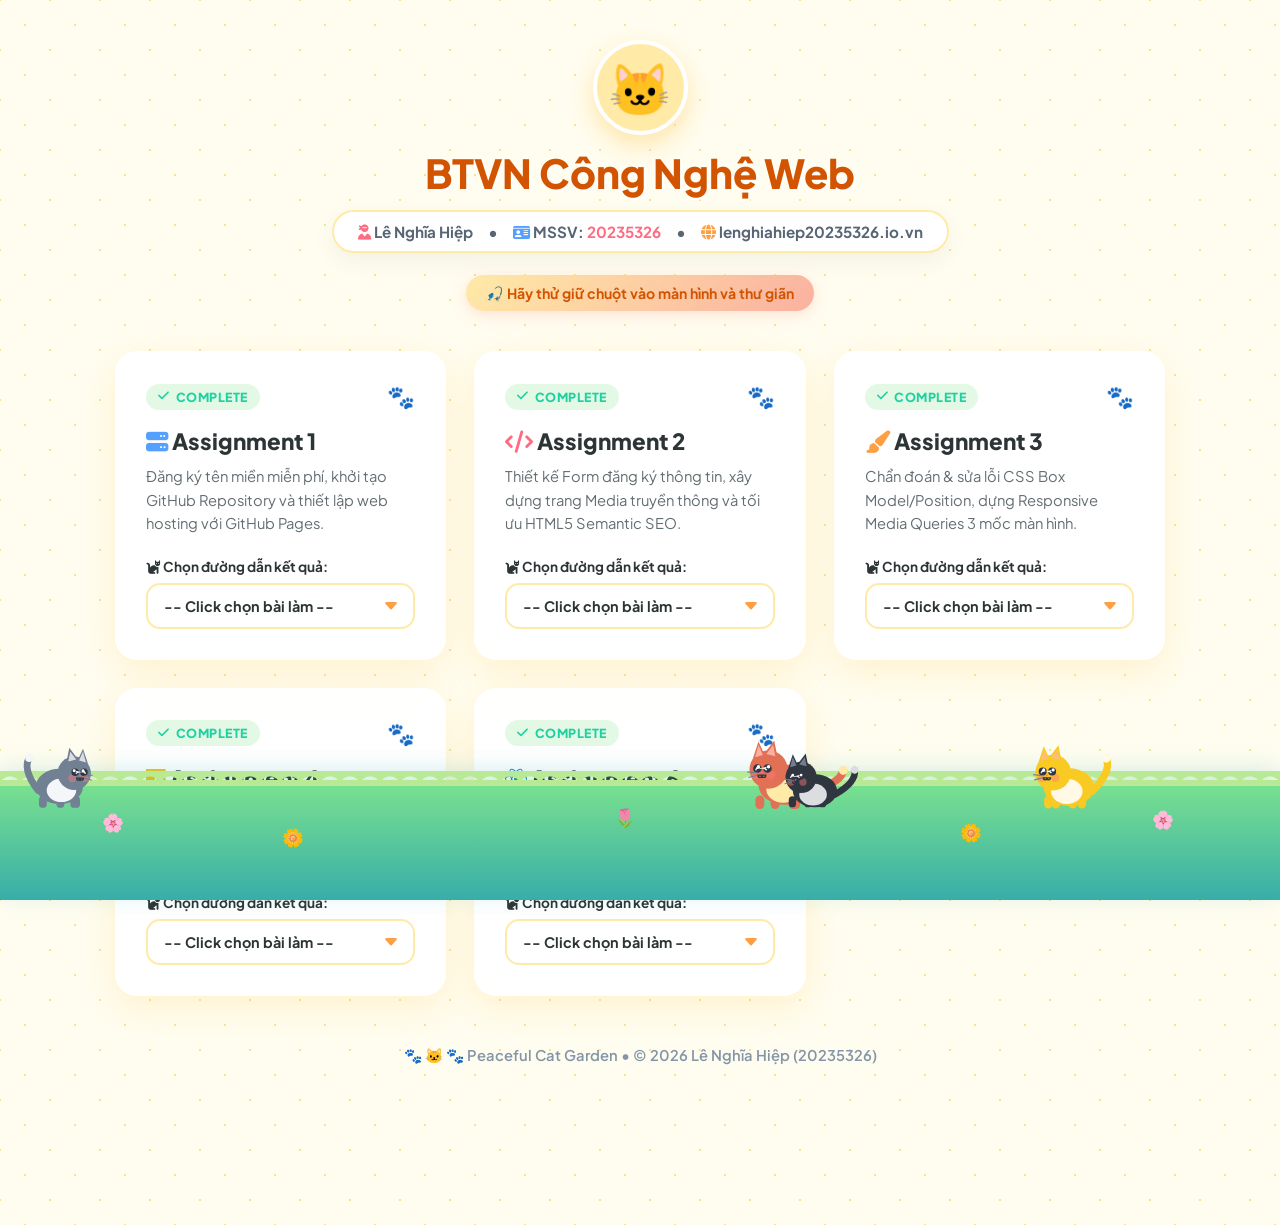
<file: index.html>
<!DOCTYPE html>
<html lang="vi">
<head>
    <meta charset="UTF-8">
    <meta name="viewport" content="width=device-width, initial-scale=1.0">
    <title>Lê Nghĩa Hiệp - BTVN Công Nghệ Web (Cute Cat Garden)</title>
    <!-- Google Fonts & Font Awesome -->
    <link rel="preconnect" href="https://fonts.googleapis.com">
    <link rel="preconnect" href="https://fonts.gstatic.com" crossorigin>
    <link href="https://fonts.googleapis.com/css2?family=Plus+Jakarta+Sans:wght@400;600;700;800&display=swap" rel="stylesheet">
    <link rel="stylesheet" href="https://cdnjs.cloudflare.com/ajax/libs/font-awesome/6.4.0/css/all.min.css">
    
    <style>
        :root {
            --bg-yellow: #fffdf0;
            --primary: #ff6b81;
            --secondary: #48dbfb;
            --accent: #feca57;
            --card-bg: rgba(255, 255, 255, 0.94);
            --text-main: #2d3436;
            --text-muted: #636e72;
            --shadow-card: 0 12px 35px rgba(254, 202, 87, 0.22);
            --shadow-hover: 0 22px 45px rgba(255, 107, 129, 0.28);
            --grass-height: 120px;
        }

        * {
            box-sizing: border-box;
            margin: 0;
            padding: 0;
        }

        body {
            font-family: 'Plus Jakarta Sans', sans-serif;
            background-color: var(--bg-yellow);
            background-image: 
                radial-gradient(#fae09c 1.5px, transparent 1.5px), 
                radial-gradient(#fae09c 1.5px, #fffdf0 1.5px);
            background-size: 50px 50px;
            background-position: 0 0, 25px 25px;
            color: var(--text-main);
            min-height: 100vh;
            padding: 40px 20px calc(var(--grass-height) + 40px);
            position: relative;
            overflow-x: hidden;
            user-select: none;
        }

        /* Thảm cỏ xanh mát dưới đáy màn hình */
        .grass-ground {
            position: fixed;
            bottom: 0;
            left: 0;
            width: 100vw;
            height: var(--grass-height);
            background: linear-gradient(180deg, #78e08f 0%, #38ada9 100%);
            border-top: 6px solid #b8e994;
            box-shadow: 0 -8px 25px rgba(56, 173, 169, 0.25);
            z-index: 5;
            pointer-events: none;
        }

        /* Chi tiết ngọn cỏ mềm mại */
        .grass-blades {
            position: absolute;
            top: -15px;
            left: 0;
            width: 100%;
            height: 16px;
            background-image: radial-gradient(circle at 10px 16px, transparent 10px, #b8e994 11px);
            background-size: 20px 20px;
        }

        /* Những bông hoa nhỏ trên cỏ */
        .flower {
            position: absolute;
            font-size: 1.1rem;
            animation: flowerWiggle 3s infinite ease-in-out;
        }
        @keyframes flowerWiggle {
            0%, 100% { transform: rotate(0deg); }
            50% { transform: rotate(12deg); }
        }

        /* Canvas vẽ đàn mèo & cần câu cá */
        #catCanvas {
            position: fixed;
            top: 0;
            left: 0;
            width: 100vw;
            height: 100vh;
            pointer-events: none;
            z-index: 10;
        }

        /* Banner hướng dẫn tương tác */
        .hint-bar {
            background: linear-gradient(135deg, #ffeaa7, #fab1a0);
            color: #d35400;
            padding: 9px 20px;
            border-radius: 20px;
            font-size: 0.88rem;
            font-weight: 700;
            display: inline-flex;
            align-items: center;
            gap: 8px;
            box-shadow: 0 4px 15px rgba(250, 177, 160, 0.35);
            margin-top: 10px;
            animation: pulseHint 2.5s infinite ease-in-out;
        }

        @keyframes pulseHint {
            0%, 100% { transform: scale(1); }
            50% { transform: scale(1.03); }
        }

        /* Container nội dung */
        .container {
            max-width: 1050px;
            margin: 0 auto;
            position: relative;
            z-index: 2;
        }

        /* Header */
        header {
            text-align: center;
            margin-bottom: 40px;
        }

        .header-avatar {
            width: 95px;
            height: 95px;
            background: #ffeaa7;
            border: 4px solid #fff;
            border-radius: 50%;
            margin: 0 auto 12px;
            display: flex;
            align-items: center;
            justify-content: center;
            font-size: 3.2rem;
            box-shadow: 0 10px 25px rgba(254, 202, 87, 0.45);
            animation: bounceAvatar 3s infinite ease-in-out;
        }

        @keyframes bounceAvatar {
            0%, 100% { transform: translateY(0); }
            50% { transform: translateY(-8px); }
        }

        header h1 {
            font-size: 2.5rem;
            font-weight: 800;
            color: #d35400;
            text-shadow: 2px 2px 0 #fff;
            margin-bottom: 12px;
        }

        .student-info {
            display: inline-flex;
            flex-wrap: wrap;
            justify-content: center;
            gap: 15px;
            background: rgba(255, 255, 255, 0.94);
            backdrop-filter: blur(10px);
            padding: 10px 24px;
            border-radius: 30px;
            box-shadow: 0 8px 25px rgba(0, 0, 0, 0.05);
            font-size: 0.95rem;
            font-weight: 700;
            color: #576574;
            border: 2px solid #ffeaa7;
            margin-bottom: 12px;
        }

        .student-info span strong {
            color: #ff6b81;
        }

        /* Cards Grid */
        .assignment-grid {
            display: grid;
            grid-template-columns: repeat(auto-fill, minmax(310px, 1fr));
            gap: 28px;
        }

        .assignment-card {
            background: var(--card-bg);
            backdrop-filter: blur(15px);
            border: 3px solid #ffffff;
            border-radius: 22px;
            padding: 28px;
            box-shadow: var(--shadow-card);
            transition: all 0.35s cubic-bezier(0.34, 1.56, 0.64, 1);
            display: flex;
            flex-direction: column;
            justify-content: space-between;
            position: relative;
        }

        .assignment-card:hover {
            transform: translateY(-8px) rotate(0.6deg);
            box-shadow: var(--shadow-hover);
            border-color: #feca57;
        }

        .card-header-top {
            display: flex;
            align-items: center;
            justify-content: space-between;
            margin-bottom: 16px;
        }

        .badge {
            display: inline-flex;
            align-items: center;
            gap: 6px;
            padding: 5px 12px;
            border-radius: 20px;
            font-size: 0.78rem;
            font-weight: 800;
            letter-spacing: 0.5px;
            text-transform: uppercase;
        }

        .badge.completed {
            background: #e3f9e5;
            color: #1dd1a1;
        }

        .badge.pending {
            background: #fff0d6;
            color: #ff9f43;
        }

        .assignment-card h3 {
            font-size: 1.4rem;
            font-weight: 800;
            color: #2d3436;
            margin-bottom: 10px;
        }

        .assignment-card p {
            font-size: 0.92rem;
            color: var(--text-muted);
            line-height: 1.6;
            margin-bottom: 22px;
        }

        /* Select Dropdown */
        .dropdown-wrapper label {
            display: block;
            font-size: 0.85rem;
            font-weight: 700;
            color: #2d3436;
            margin-bottom: 8px;
        }

        .custom-select {
            width: 100%;
            padding: 12px 16px;
            border: 2px solid #ffeaa7;
            border-radius: 14px;
            background: #ffffff;
            font-family: inherit;
            font-size: 0.9rem;
            font-weight: 700;
            color: #2d3436;
            cursor: pointer;
            outline: none;
            transition: all 0.3s ease;
            appearance: none;
            background-image: url("data:image/svg+xml;utf8,<svg xmlns='http://www.w3.org/2000/svg' width='16' height='16' fill='%23ff9f43' viewBox='0 0 16 16'><path d='M7.247 11.14 2.451 5.658C1.885 5.013 2.345 4 3.204 4h9.592a1 1 0 0 1 .753 1.659l-4.796 5.48a1 1 0 0 1-1.506 0z'/></svg>");
            background-repeat: no-repeat;
            background-position: right 14px center;
        }

        .custom-select:hover, .custom-select:focus {
            border-color: #ff9f43;
            box-shadow: 0 0 0 4px rgba(254, 202, 87, 0.3);
        }

        .disabled {
            opacity: 0.65;
            pointer-events: none;
        }

        /* Footer */
        footer {
            text-align: center;
            margin-top: 50px;
            color: #8395a7;
            font-size: 0.92rem;
            font-weight: 600;
        }
    </style>
</head>
<body>

    <!-- Thảm cỏ xanh dưới đáy màn hình -->
    <div class="grass-ground">
        <div class="grass-blades"></div>
        <span class="flower" style="left: 8%; top: 25px;">🌸</span>
        <span class="flower" style="left: 22%; top: 40px; animation-delay: 1s;">🌼</span>
        <span class="flower" style="left: 48%; top: 20px; animation-delay: 1.5s;">🌷</span>
        <span class="flower" style="left: 75%; top: 35px; animation-delay: 0.5s;">🌼</span>
        <span class="flower" style="left: 90%; top: 22px; animation-delay: 2s;">🌸</span>
    </div>

    <!-- Canvas dành riêng để render đàn mèo & cần câu cá tương tác -->
    <canvas id="catCanvas"></canvas>

    <!-- Nội dung chính -->
    <div class="container">
        
        <!-- Header -->
        <header>
            <div class="header-avatar">🐱</div>
            <h1>BTVN Công Nghệ Web</h1>
            <div class="student-info">
                <span><i class="fa-solid fa-user-ninja" style="color: #ff6b81;"></i> Lê Nghĩa Hiệp</span>
                <span>•</span>
                <span><i class="fa-solid fa-id-card" style="color: #54a0ff;"></i> MSSV: <strong>20235326</strong></span>
                <span>•</span>
                <span><i class="fa-solid fa-globe" style="color: #ff9f43;"></i> <a href="http://lenghiahiep20235326.io.vn" style="color: inherit; text-decoration: none;">lenghiahiep20235326.io.vn</a></span>
            </div>
            <br>
            <div class="hint-bar">
                <span>🎣 <strong>Hãy thử giữ chuột vào màn hình và thư giãn</strong></span>
            </div>
        </header>

        <!-- Assignment Grid -->
        <div class="assignment-grid">
            
            <!-- Assignment 1 -->
            <div class="assignment-card">
                <div>
                    <div class="card-header-top">
                        <span class="badge completed"><i class="fa-solid fa-check"></i> Complete</span>
                        <span style="font-size: 1.4rem;">🐾</span>
                    </div>
                    <h3><i class="fa-solid fa-server" style="color: #54a0ff;"></i> Assignment 1</h3>
                    <p>Đăng ký tên miền miễn phí, khởi tạo GitHub Repository và thiết lập web hosting với GitHub Pages.</p>
                </div>
                <div class="dropdown-wrapper">
                    <label><i class="fa-solid fa-cat"></i> Chọn đường dẫn kết quả:</label>
                    <select class="custom-select" onchange="if(this.value) window.location.href=this.value;">
                        <option value="">-- Click chọn bài làm --</option>
                        <option value="http://lenghiahiep20235326.io.vn">🐾 Domain: lenghiahiep20235326.io.vn</option>
                        <option value="https://github.com/HiepLee1509/CN-WEB">🐾 GitHub Repo: HiepLee1509/CN-WEB</option>
                    </select>
                </div>
            </div>

            <!-- Assignment 2 -->
            <div class="assignment-card">
                <div>
                    <div class="card-header-top">
                        <span class="badge completed"><i class="fa-solid fa-check"></i> Complete</span>
                        <span style="font-size: 1.4rem;">🐾</span>
                    </div>
                    <h3><i class="fa-solid fa-code" style="color: #ff6b81;"></i> Assignment 2</h3>
                    <p>Thiết kế Form đăng ký thông tin, xây dựng trang Media truyền thông và tối ưu HTML5 Semantic SEO.</p>
                </div>
                <div class="dropdown-wrapper">
                    <label><i class="fa-solid fa-cat"></i> Chọn đường dẫn kết quả:</label>
                    <select class="custom-select" onchange="if(this.value) window.location.href=this.value;">
                        <option value="">-- Click chọn bài làm --</option>
                        <option value="assignment2/register.html">🐾 Link to register.html</option>
                        <option value="assignment2/media.html">🐾 Link to media.html</option>
                        <option value="assignment2/index_new.html">🐾 Link to index_new.html</option>
                        <option value="assignment2/index.html">🐾 Trang chủ mẫu (index.html)</option>
                    </select>
                </div>
            </div>

            <!-- Assignment 3 -->
            <div class="assignment-card">
                <div>
                    <div class="card-header-top">
                        <span class="badge completed"><i class="fa-solid fa-check"></i> Complete</span>
                        <span style="font-size: 1.4rem;">🐾</span>
                    </div>
                    <h3><i class="fa-solid fa-paint-brush" style="color: #ff9f43;"></i> Assignment 3</h3>
                    <p>Chẩn đoán & sửa lỗi CSS Box Model/Position, dựng Responsive Media Queries 3 mốc màn hình.</p>
                </div>
                <div class="dropdown-wrapper">
                    <label><i class="fa-solid fa-cat"></i> Chọn đường dẫn kết quả:</label>
                    <select class="custom-select" onchange="if(this.value) window.location.href=this.value;">
                        <option value="">-- Click chọn bài làm --</option>
                        <option value="assignment3/Bai tap 1 Tim va sua loi CSS/trang.html">🐾 Bài 1: Sửa lỗi CSS thủ công</option>
                        <option value="assignment3/Bai tap 2 Tim va sua loi CSS/trang.html">🐾 Bài 2: Chẩn đoán & Sửa lỗi CSS</option>
                        <option value="assignment3/responsive-Bai tap 3.html">🐾 Bài 3: Demo Responsive Layout</option>
                        <option value="assignment3/Bai tap 4 Xay dung CSS/trang-goc.html">🐾 Bài 4: Xây dựng CSS Responsive</option>
                    </select>
                </div>
            </div>

            <!-- Assignment 4 -->
            <div class="assignment-card">
                <div>
                    <div class="card-header-top">
                        <span class="badge completed"><i class="fa-solid fa-check"></i> Complete</span>
                        <span style="font-size: 1.4rem;">🐾</span>
                    </div>
                    <h3><i class="fa-brands fa-js" style="color: #f1c40f;"></i> Assignment 4</h3>
                    <p>Lập trình JavaScript: Xử lý dữ liệu JSON &amp; Giỏ hàng xưởng in, Thư viện ảnh tương tác &amp; Đăng tin nhanh.</p>
                </div>
                <div class="dropdown-wrapper">
                    <label><i class="fa-solid fa-cat"></i> Chọn đường dẫn kết quả:</label>
                    <select class="custom-select" onchange="if(this.value) window.location.href=this.value;">
                        <option value="">-- Click chọn bài làm --</option>
                        <option value="assignment4/Bai tap 2 - JS tin tuc va gio hang/index.html">🐾 Link to bài 2</option>
                        <option value="assignment4/Bai tap 3 - JS thu vien anh va tin nhanh/index.html">🐾 Link to bài 3</option>
                    </select>
                </div>
            </div>

            <!-- Assignment 6 -->
            <div class="assignment-card">
                <div>
                    <div class="card-header-top">
                        <span class="badge completed"><i class="fa-solid fa-check"></i> Complete</span>
                        <span style="font-size: 1.4rem;">🐾</span>
                    </div>
                    <h3><i class="fa-brands fa-react" style="color: #0284c7;"></i> Assignment 6</h3>
                    <p>Lập trình React cơ bản (CRUD): Quản lý người dùng, tìm kiếm thời gian thực, State Lifting, Form thêm/sửa modal.</p>
                </div>
                <div class="dropdown-wrapper">
                    <label><i class="fa-solid fa-cat"></i> Chọn đường dẫn kết quả:</label>
                    <select class="custom-select" onchange="if(this.value) window.location.href=this.value;">
                        <option value="">-- Click chọn bài làm --</option>
                        <option value="assignment6/index.html">🐾 Quản lý người dùng (React CRUD)</option>
                    </select>
                </div>
            </div>

        </div>

        <!-- Footer -->
        <footer>
            <p>🐾 🐱 🐾 Peaceful Cat Garden • © 2026 Lê Nghĩa Hiệp (20235326)</p>
        </footer>

    </div>

    <!-- SCRIPT ĐIỀU KHIỂN ĐÀN MÈO VÀ CƠ CHẾ NHẢY BẮT CÁ TRÊN THẢM CỎ -->
    <script>
        const canvas = document.getElementById('catCanvas');
        const ctx = canvas.getContext('2d');

        function resizeCanvas() {
            canvas.width = window.innerWidth;
            canvas.height = window.innerHeight;
        }
        window.addEventListener('resize', resizeCanvas);
        resizeCanvas();

        const GRASS_TOP = () => window.innerHeight - 100; // Mặt phẳng thảm cỏ mèo bước đi

        // Trạng thái cần câu cá
        const fishingRod = {
            active: false,
            x: 0,
            y: 0,
            fishFloat: 0,
            eatenTimer: 0 // Khi bị mèo đớp trúng
        };

        // Lớp đối tượng Mèo Cute Anime tròn trịa, mắt to long lanh
        class CuteGardenCat {
            constructor(color, bellyColor, earColor, size, baseSpeed, name) {
                this.x = Math.random() * (window.innerWidth - 100) + 50;
                this.groundY = GRASS_TOP();
                this.y = this.groundY;
                this.vy = 0; // Vận tốc nhảy
                this.isJumping = false;
                
                this.color = color;
                this.bellyColor = bellyColor;
                this.earColor = earColor;
                this.size = size;
                
                // Tốc độ bình thường & tốc độ đuổi cá (giảm 40% so với trước: 1.1 thay vì 2.6)
                this.patrolSpeed = baseSpeed;
                this.chaseSpeed = baseSpeed * 1.05; 
                this.speed = baseSpeed;

                this.facing = Math.random() > 0.5 ? 1 : -1;
                this.targetX = this.x;
                this.walkCycle = Math.random() * 10;
                this.tailAngle = 0;
                this.idleTimer = Math.random() * 100;
                this.successCatch = false;
                this.name = name;
            }

            update() {
                this.groundY = GRASS_TOP();

                // 1. Logic trọng lực và nhảy (Physics Jump)
                if (this.isJumping) {
                    this.y += this.vy;
                    this.vy += 0.55; // Gia tốc trọng trường kéo mèo rơi lại cỏ

                    if (this.y >= this.groundY) {
                        this.y = this.groundY;
                        this.isJumping = false;
                        this.vy = 0;
                    }
                }

                // 2. Tương tác với Cần câu cá
                if (fishingRod.active) {
                    const dx = fishingRod.x - this.x;
                    const distHorizontal = Math.abs(dx);
                    const fishHeightAboveGround = this.groundY - fishingRod.y;

                    // Di chuyển đuổi theo cá với tốc độ chậm vừa phải (40% so với trước)
                    if (distHorizontal > 25) {
                        this.x += (dx > 0 ? 1 : -1) * this.chaseSpeed;
                        this.facing = dx > 0 ? 1 : -1;
                        this.walkCycle += 0.15;
                    }

                    // Khi mèo chạy đến sát dưới con cá
                    if (distHorizontal <= 55 && !this.isJumping) {
                        // KHOẢNG HỢP LÝ: Nếu cá cách mặt cỏ từ 30px đến 160px -> Mèo nhảy lên vừa tầm
                        if (fishHeightAboveGround >= 30 && fishHeightAboveGround <= 165) {
                            this.isJumping = true;
                            this.vy = -Math.min(13, Math.sqrt(2 * 0.55 * fishHeightAboveGround) + 2); // Nhảy đúng tầm cá
                            this.successCatch = true;
                            fishingRod.eatenTimer = 35; // Hiệu ứng ăn trúng cá
                        } 
                        // NẾU CÁ ĐỂ QUÁ CAO (> 165px): Mèo ráng nhảy nhưng bị hụt
                        else if (fishHeightAboveGround > 165) {
                            this.isJumping = true;
                            this.vy = -10; // Nhảy tối đa nhưng không với tới cá
                            this.successCatch = false;
                        }
                    }
                } else {
                    // Dạo chơi ngẫu nhiên trên thảm cỏ
                    this.successCatch = false;
                    this.idleTimer--;
                    if (this.idleTimer <= 0) {
                        this.targetX = 60 + Math.random() * (window.innerWidth - 120);
                        this.idleTimer = 180 + Math.random() * 260;
                    }

                    const dx = this.targetX - this.x;
                    if (Math.abs(dx) > 10) {
                        this.x += (dx > 0 ? 1 : -1) * this.patrolSpeed;
                        this.facing = dx > 0 ? 1 : -1;
                        this.walkCycle += 0.08;
                    }
                }

                // Giới hạn biên màn hình không cho mèo chạy ra ngoài
                this.x = Math.max(40, Math.min(window.innerWidth - 40, this.x));

                // Đuôi lắc lư
                this.tailAngle = Math.sin(this.walkCycle * 0.8) * 0.4;
            }

            draw() {
                ctx.save();
                ctx.translate(this.x, this.y);
                ctx.scale(this.facing * this.size, this.size);

                const bobbing = this.isJumping ? -3 : Math.sin(this.walkCycle * 2) * 2;

                // 1. Đuôi mèo cong vút bồng bềnh
                ctx.save();
                ctx.translate(-22, -8 + bobbing);
                ctx.rotate(this.tailAngle - 0.3);
                ctx.beginPath();
                ctx.moveTo(0, 0);
                ctx.quadraticCurveTo(-18, -20, -12, -32);
                ctx.lineWidth = 7;
                ctx.strokeStyle = this.color;
                ctx.lineCap = 'round';
                ctx.stroke();
                // Đầu chóp đuôi
                ctx.beginPath();
                ctx.arc(-12, -32, 4, 0, Math.PI * 2);
                ctx.fillStyle = this.bellyColor;
                ctx.fill();
                ctx.restore();

                // 2. Chân tròn trịa (Chân trước & chân sau)
                const legSwing = this.isJumping ? 4 : Math.sin(this.walkCycle) * 6;
                ctx.fillStyle = this.color;
                // Chân sau
                ctx.beginPath();
                ctx.roundRect(-16 - legSwing, -4, 8, 12, 4);
                ctx.roundRect(-8 + legSwing, -4, 8, 12, 4);
                // Chân trước
                ctx.roundRect(8 + legSwing, -4, 8, 12, 4);
                ctx.roundRect(16 - legSwing, -4, 8, 12, 4);
                ctx.fill();

                // 3. Thân mèo hình tròn mập ú đáng yêu
                ctx.beginPath();
                ctx.ellipse(0, -12 + bobbing, 24, 18, 0, 0, Math.PI * 2);
                ctx.fillStyle = this.color;
                ctx.fill();

                // Bụng tròn sáng màu
                ctx.beginPath();
                ctx.ellipse(2, -8 + bobbing, 15, 12, 0, 0, Math.PI * 2);
                ctx.fillStyle = this.bellyColor;
                ctx.fill();

                // 4. Đầu mèo to tròn (Chibi Style)
                const headY = -26 + bobbing * 0.7;
                ctx.beginPath();
                ctx.arc(15, headY, 17, 0, Math.PI * 2);
                ctx.fillStyle = this.color;
                ctx.fill();

                // Hai tai mèo tròn nhọn xinh xắn
                // Tai trái
                ctx.beginPath();
                ctx.moveTo(7, headY - 11);
                ctx.lineTo(10, headY - 26);
                ctx.lineTo(19, headY - 14);
                ctx.closePath();
                ctx.fillStyle = this.color;
                ctx.fill();
                // Tai trong trái
                ctx.beginPath();
                ctx.moveTo(9, headY - 12);
                ctx.lineTo(11, headY - 22);
                ctx.lineTo(17, headY - 14);
                ctx.closePath();
                ctx.fillStyle = this.earColor;
                ctx.fill();

                // Tai phải
                ctx.beginPath();
                ctx.moveTo(18, headY - 12);
                ctx.lineTo(24, headY - 25);
                ctx.lineTo(29, headY - 10);
                ctx.closePath();
                ctx.fillStyle = this.color;
                ctx.fill();
                // Tai trong phải
                ctx.beginPath();
                ctx.moveTo(20, headY - 13);
                ctx.lineTo(24, headY - 22);
                ctx.lineTo(27, headY - 11);
                ctx.closePath();
                ctx.fillStyle = this.earColor;
                ctx.fill();

                // Má hồng dễ thương
                ctx.beginPath();
                ctx.arc(13, headY + 5, 4, 0, Math.PI * 2);
                ctx.arc(26, headY + 5, 4, 0, Math.PI * 2);
                ctx.fillStyle = 'rgba(255, 121, 121, 0.45)';
                ctx.fill();

                // Đôi mắt to đen láy long lanh
                if (this.successCatch && this.isJumping) {
                    // Mắt híp cười sung sướng khi đớp trúng cá (^_^)
                    ctx.strokeStyle = '#2f3542';
                    ctx.lineWidth = 2.5;
                    ctx.beginPath();
                    ctx.arc(16, headY - 1, 4, Math.PI, 0);
                    ctx.arc(25, headY - 1, 4, Math.PI, 0);
                    ctx.stroke();
                } else {
                    // Mắt to tròn long lanh
                    ctx.fillStyle = '#2f3542';
                    ctx.beginPath();
                    ctx.arc(16, headY - 1, 3.8, 0, Math.PI * 2);
                    ctx.arc(25, headY - 1, 3.8, 0, Math.PI * 2);
                    ctx.fill();

                    // Ánh sáng trong mắt (Sparkle)
                    ctx.fillStyle = '#ffffff';
                    ctx.beginPath();
                    ctx.arc(15, headY - 2.5, 1.5, 0, Math.PI * 2);
                    ctx.arc(17.2, headY, 0.8, 0, Math.PI * 2);
                    ctx.arc(24, headY - 2.5, 1.5, 0, Math.PI * 2);
                    ctx.arc(26.2, headY, 0.8, 0, Math.PI * 2);
                    ctx.fill();
                }

                // Mũi tam giác hồng nhỏ & miệng cười :3
                ctx.fillStyle = '#ff6b81';
                ctx.beginPath();
                ctx.moveTo(20, headY + 2);
                ctx.lineTo(22, headY + 2);
                ctx.lineTo(21, headY + 4);
                ctx.closePath();
                ctx.fill();

                // Miệng :3
                ctx.strokeStyle = '#2f3542';
                ctx.lineWidth = 1.2;
                ctx.beginPath();
                ctx.arc(19.5, headY + 5, 2, 0, Math.PI);
                ctx.arc(22.5, headY + 5, 2, 0, Math.PI);
                ctx.stroke();

                // Ria mép mỏng xinh
                ctx.strokeStyle = '#747d8c';
                ctx.lineWidth = 1;
                ctx.beginPath();
                ctx.moveTo(25, headY + 3); ctx.lineTo(34, headY + 2);
                ctx.moveTo(25, headY + 5); ctx.lineTo(33, headY + 7);
                ctx.stroke();

                // Biểu cảm khi nhảy hụt (Mồ hôi rơi nhẹ)
                if (this.isJumping && !this.successCatch) {
                    ctx.fillStyle = '#74b9ff';
                    ctx.beginPath();
                    ctx.arc(28, headY - 14, 2.5, 0, Math.PI * 2);
                    ctx.fill();
                }

                ctx.restore();
            }
        }

        // Tạo 4 chú mèo phong cách Cute Chibi cực đẹp
        const cats = [
            new CuteGardenCat('#f9ca24', '#fff9e6', '#ffbe76', 1.05, 1.1, 'Mèo Vàng Béo'),
            new CuteGardenCat('#718093', '#f5f6fa', '#dcdde1', 0.98, 1.0, 'Mèo Xám Anh'),
            new CuteGardenCat('#e17055', '#ffeaa7', '#fab1a0', 1.12, 1.2, 'Mèo Mướp Cam'),
            new CuteGardenCat('#2f3640', '#dcdde1', '#747d8c', 0.92, 1.3, 'Mèo Mun Chibi')
        ];

        // Xử lý sự kiện nhấn giữ chuột / chạm màn hình để thả cần câu
        function startFishing(clientX, clientY) {
            fishingRod.active = true;
            fishingRod.x = clientX;
            fishingRod.y = clientY;
        }

        function updateFishing(clientX, clientY) {
            if (fishingRod.active) {
                fishingRod.x = clientX;
                fishingRod.y = clientY;
            }
        }

        function stopFishing() {
            fishingRod.active = false;
        }

        window.addEventListener('mousedown', (e) => {
            if (e.target.tagName !== 'SELECT' && e.target.tagName !== 'OPTION' && e.target.tagName !== 'A') {
                startFishing(e.clientX, e.clientY);
            }
        });
        window.addEventListener('mousemove', (e) => updateFishing(e.clientX, e.clientY));
        window.addEventListener('mouseup', stopFishing);

        // Hỗ trợ cảm ứng điện thoại
        window.addEventListener('touchstart', (e) => {
            if (e.touches.length > 0 && e.target.tagName !== 'SELECT' && e.target.tagName !== 'A') {
                startFishing(e.touches[0].clientX, e.touches[0].clientY);
            }
        }, { passive: true });
        window.addEventListener('touchmove', (e) => {
            if (e.touches.length > 0) {
                updateFishing(e.touches[0].clientX, e.touches[0].clientY);
            }
        }, { passive: true });
        window.addEventListener('touchend', stopFishing);

        // Vòng lặp Render Animation (60 FPS)
        function renderLoop() {
            ctx.clearRect(0, 0, canvas.width, canvas.height);

            // Cập nhật và vẽ đàn mèo di chuyển trên mặt cỏ
            cats.forEach(cat => {
                cat.update();
                cat.draw();
            });

            // Vẽ Cần câu cá và chú cá vàng
            if (fishingRod.active) {
                fishingRod.fishFloat += 0.12;
                const fishWiggleY = Math.sin(fishingRod.fishFloat) * 6;
                const rodTopX = fishingRod.x + 60;
                const rodTopY = Math.max(10, fishingRod.y - 120);

                // Giảm hiệu ứng đớp cá
                if (fishingRod.eatenTimer > 0) {
                    fishingRod.eatenTimer--;
                }

                // 1. Thân cần câu bằng tre
                ctx.save();
                ctx.beginPath();
                ctx.moveTo(rodTopX + 50, rodTopY - 50);
                ctx.quadraticCurveTo(rodTopX + 15, rodTopY - 25, fishingRod.x + 20, rodTopY);
                ctx.lineWidth = 5;
                ctx.strokeStyle = '#b7791f';
                ctx.lineCap = 'round';
                ctx.stroke();

                // 2. Dây cước câu cá
                ctx.beginPath();
                ctx.moveTo(fishingRod.x + 20, rodTopY);
                ctx.lineTo(fishingRod.x, fishingRod.y + fishWiggleY);
                ctx.lineWidth = 1.5;
                ctx.strokeStyle = 'rgba(120, 120, 120, 0.6)';
                ctx.stroke();

                // 3. Con cá vàng mồi câu
                ctx.translate(fishingRod.x, fishingRod.y + fishWiggleY);

                if (fishingRod.eatenTimer > 0) {
                    // Khi mèo đớp trúng cá -> Hiện tim và sao vui sướng
                    ctx.font = '24px sans-serif';
                    ctx.fillText('✨❤️✨', -25, -10);
                } else {
                    // Con cá bơi lắc lư
                    ctx.rotate(Math.sin(fishingRod.fishFloat) * 0.15);

                    // Thân cá
                    ctx.beginPath();
                    ctx.ellipse(0, 0, 17, 10, 0, 0, Math.PI * 2);
                    ctx.fillStyle = '#ff7675';
                    ctx.fill();

                    // Đuôi cá
                    ctx.beginPath();
                    ctx.moveTo(-13, 0);
                    ctx.lineTo(-24, -9);
                    ctx.lineTo(-20, 0);
                    ctx.lineTo(-24, 9);
                    ctx.closePath();
                    ctx.fillStyle = '#e17055';
                    ctx.fill();

                    // Mắt cá
                    ctx.beginPath();
                    ctx.arc(8, -2, 2.6, 0, Math.PI * 2);
                    ctx.fillStyle = '#ffffff';
                    ctx.fill();
                    ctx.beginPath();
                    ctx.arc(9, -2, 1.2, 0, Math.PI * 2);
                    ctx.fillStyle = '#000000';
                    ctx.fill();

                    // Bong bóng nước
                    ctx.beginPath();
                    ctx.arc(18, -6, 2.5, 0, Math.PI * 2);
                    ctx.arc(24, -12, 1.8, 0, Math.PI * 2);
                    ctx.fillStyle = 'rgba(255, 255, 255, 0.75)';
                    ctx.fill();
                }

                ctx.restore();
            }

            requestAnimationFrame(renderLoop);
        }

        renderLoop();
    </script>

</body>
</html>
</file>
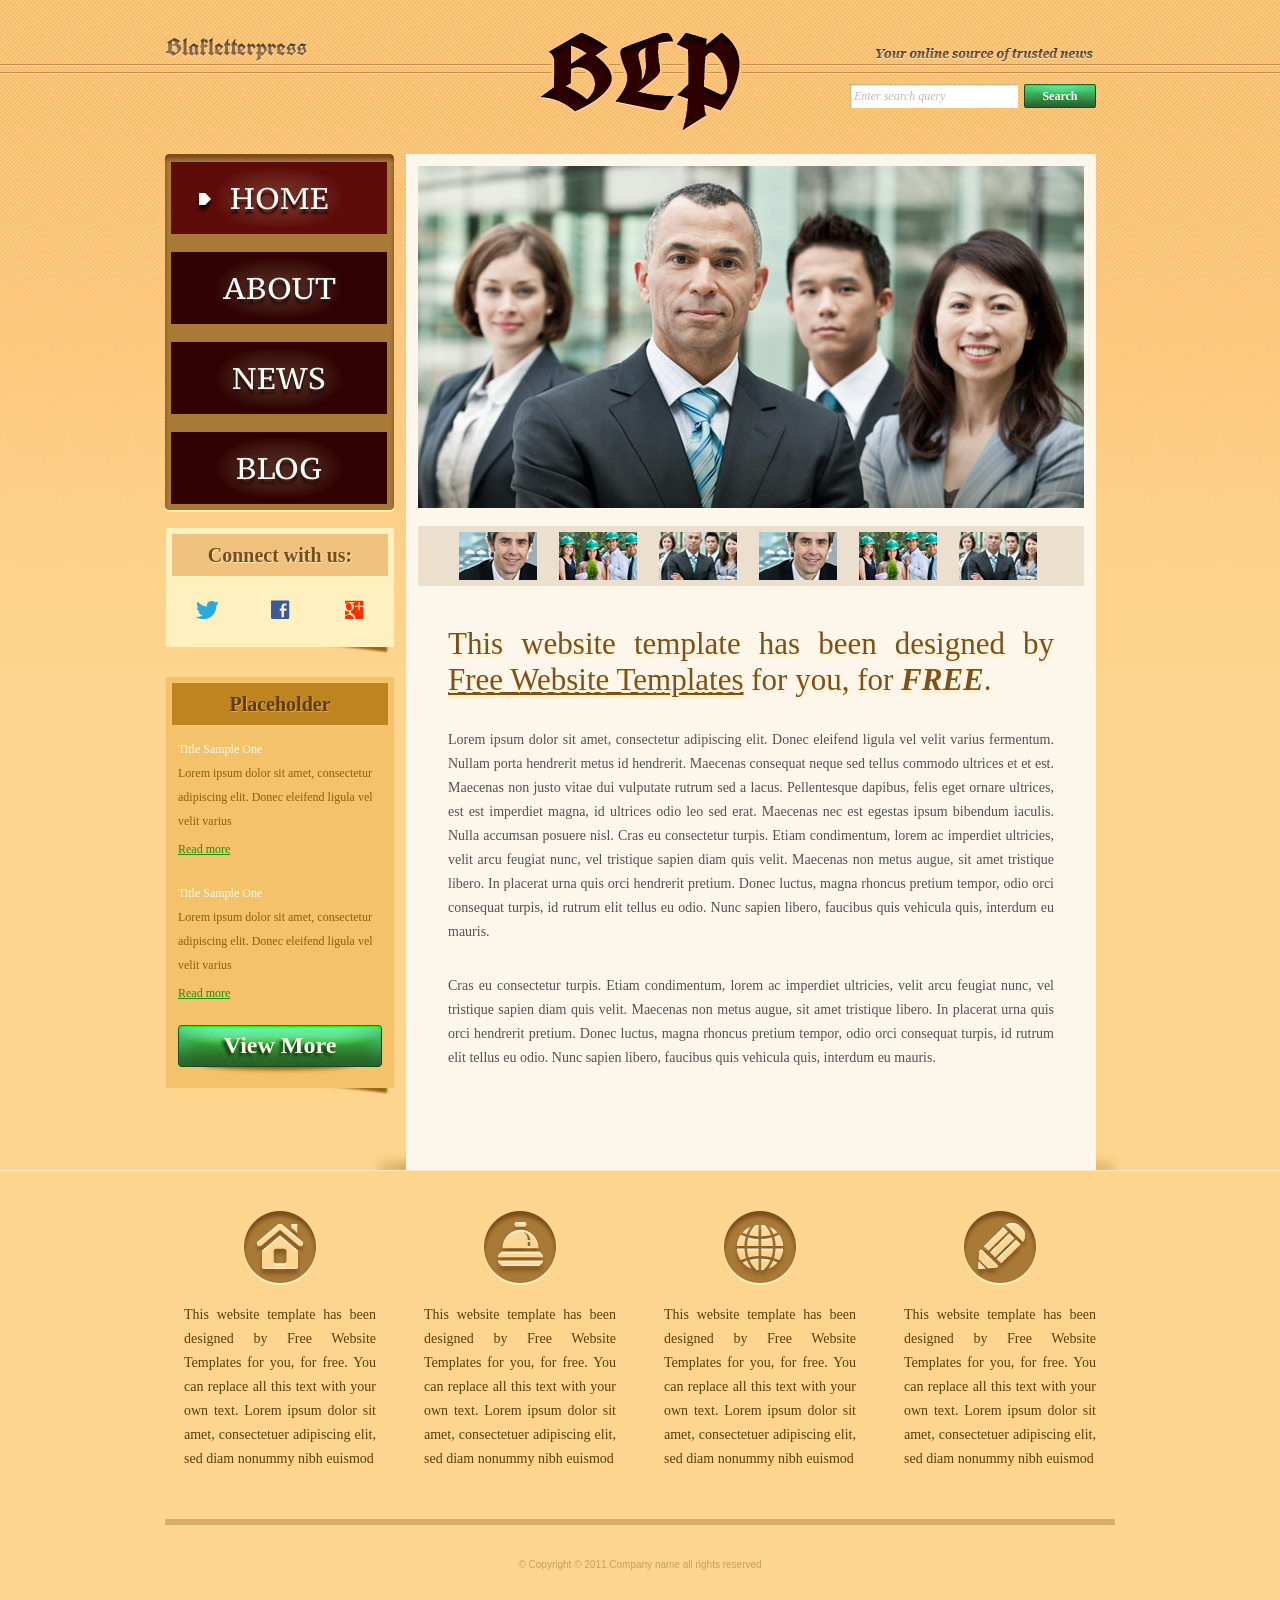
<file: assignment1/index.html>
<!DOCTYPE html>
<!-- Website template by freewebsitetemplates.com -->
<html>
<head>
	<meta charset="UTF-8">
	<title>Blakletterpress Website Template</title>
	<link rel="stylesheet" href="css/style.css" type="text/css">
</head>
<body>
	<div id="page">
		<div id="header">
			<div id="motto">
				<a href="index.html" class="sitename"><img src="images/blakletterpress.png" height="24" width="142" alt="SiteName"></a>
				<p>
					<img src="images/header-text.png" height="14" width="218" alt="Text">
				</p>
			</div>
			<div id="logo">
				<a href="index.html"><img src="images/logo.png" alt="LOGO"></a>
			</div>
			<div id="searchbar">
				<form action="#" method="post">
					<input type="text" value="Enter search query" class="txtfield" onBlur="javascript:if(this.value==''){this.value=this.defaultValue;}" onFocus="javascript:if(this.value==this.defaultValue){this.value='';}">
					<input type="submit" value="Search" class="btn">
				</form>
			</div>
		</div>
		<div id="contents">
			<div id="main">
				<div id="gallery">
					<div>
						<img src="images/team-large.jpg" alt="Img">
					</div>
					<ul>
						<li>
							<img src="images/smiling.jpg" alt="Img">
						</li>
						<li>
							<img src="images/ecofriends.jpg" alt="Img">
						</li>
						<li>
							<img src="images/team.jpg" alt="Img">
						</li>
						<li>
							<img src="images/smiling.jpg" alt="Img">
						</li>
						<li>
							<img src="images/ecofriends.jpg" alt="Img">
						</li>
						<li>
							<img src="images/team.jpg" alt="Img">
						</li>
					</ul>
				</div>
				<div class="body">
					<h1>This website template has been designed by <a href="http://www.freewebsitetemplates.com/">Free Website Templates</a> for you, for <em>free</em>.</h1>
					<p>
						Lorem ipsum dolor sit amet, consectetur adipiscing elit. Donec eleifend ligula vel velit varius fermentum. Nullam porta hendrerit metus id hendrerit. Maecenas consequat neque sed tellus commodo ultrices et et est. Maecenas non justo vitae dui vulputate rutrum sed a lacus. Pellentesque dapibus, felis eget ornare ultrices, est est imperdiet magna, id ultrices odio leo sed erat. Maecenas nec est egestas ipsum bibendum iaculis. Nulla accumsan posuere nisl. Cras eu consectetur turpis. Etiam condimentum, lorem ac imperdiet ultricies, velit arcu feugiat nunc, vel tristique sapien diam quis velit. Maecenas non metus augue, sit amet tristique libero. In placerat urna quis orci hendrerit pretium. Donec luctus, magna rhoncus pretium tempor, odio orci consequat turpis, id rutrum elit tellus eu odio. Nunc sapien libero, faucibus quis vehicula quis, interdum eu mauris.
					</p>
					<p>
						Cras eu consectetur turpis. Etiam condimentum, lorem ac imperdiet ultricies, velit arcu feugiat nunc, vel tristique sapien diam quis velit. Maecenas non metus augue, sit amet tristique libero. In placerat urna quis orci hendrerit pretium. Donec luctus, magna rhoncus pretium tempor, odio orci consequat turpis, id rutrum elit tellus eu odio. Nunc sapien libero, faucibus quis vehicula quis, interdum eu mauris.
					</p>
				</div>
			</div>
			<div id="sidebar">
				<div id="navigation">
					<div>
						<ul>
							<li class="selected">
								<a href="index.html">Home</a>
							</li>
							<li>
								<a href="about.html">About</a>
							</li>
							<li>
								<a href="news.html">News</a>
							</li>
							<li>
								<a href="blog.html">Blog</a>
							</li>
						</ul>
					</div>
				</div>
				<div class="section">
					<div id="connect">
						<h2>Connect with us:</h2>
						<a href="http://freewebsitetemplates.com/go/twitter/" target="_blank" class="twitter"></a> <a href="http://freewebsitetemplates.com/go/facebook/" target="_blank" class="facebook"></a> <a href="http://freewebsitetemplates.com/go/googleplus/" target="_blank" class="googleplus"></a>
					</div>
				</div>
				<div class="section">
					<div id="posts">
						<h2>Placeholder</h2>
						<ul>
							<li>
								<h5>Title Sample One</h5>
								<p>
									Lorem ipsum dolor sit amet, consectetur adipiscing elit. Donec eleifend ligula vel velit varius
								</p>
								<a href="news.html" class="more">Read more</a>
							</li>
							<li>
								<h5>Title Sample One</h5>
								<p>
									Lorem ipsum dolor sit amet, consectetur adipiscing elit. Donec eleifend ligula vel velit varius
								</p>
								<a href="news.html" class="more">Read more</a>
							</li>
						</ul>
						<a href="news.html" class="btn2">View More</a>
					</div>
				</div>
			</div>
		</div>
		<div id="footer">
			<div>
				<ul id="featured">
					<li>
						<a href="index.html" class="home"></a>
						<p>
							This website template has been designed by Free Website Templates for you, for free. You can replace all this text with your own text. Lorem ipsum dolor sit amet, consectetuer adipiscing elit, sed diam nonummy nibh euismod
						</p>
					</li>
					<li>
						<a href="index.html" class="bell"></a>
						<p>
							This website template has been designed by Free Website Templates for you, for free. You can replace all this text with your own text. Lorem ipsum dolor sit amet, consectetuer adipiscing elit, sed diam nonummy nibh euismod
						</p>
					</li>
					<li>
						<a href="index.html" class="globe"></a>
						<p>
							This website template has been designed by Free Website Templates for you, for free. You can replace all this text with your own text. Lorem ipsum dolor sit amet, consectetuer adipiscing elit, sed diam nonummy nibh euismod
						</p>
					</li>
					<li>
						<a href="index.html" class="pencil"></a>
						<p>
							This website template has been designed by Free Website Templates for you, for free. You can replace all this text with your own text. Lorem ipsum dolor sit amet, consectetuer adipiscing elit, sed diam nonummy nibh euismod
						</p>
					</li>
				</ul>
				<p id="footnote">
					© Copyright © 2011.Company name all rights reserved
				</p>
			</div>
		</div>
	</div>
</body>
</html>
</file>
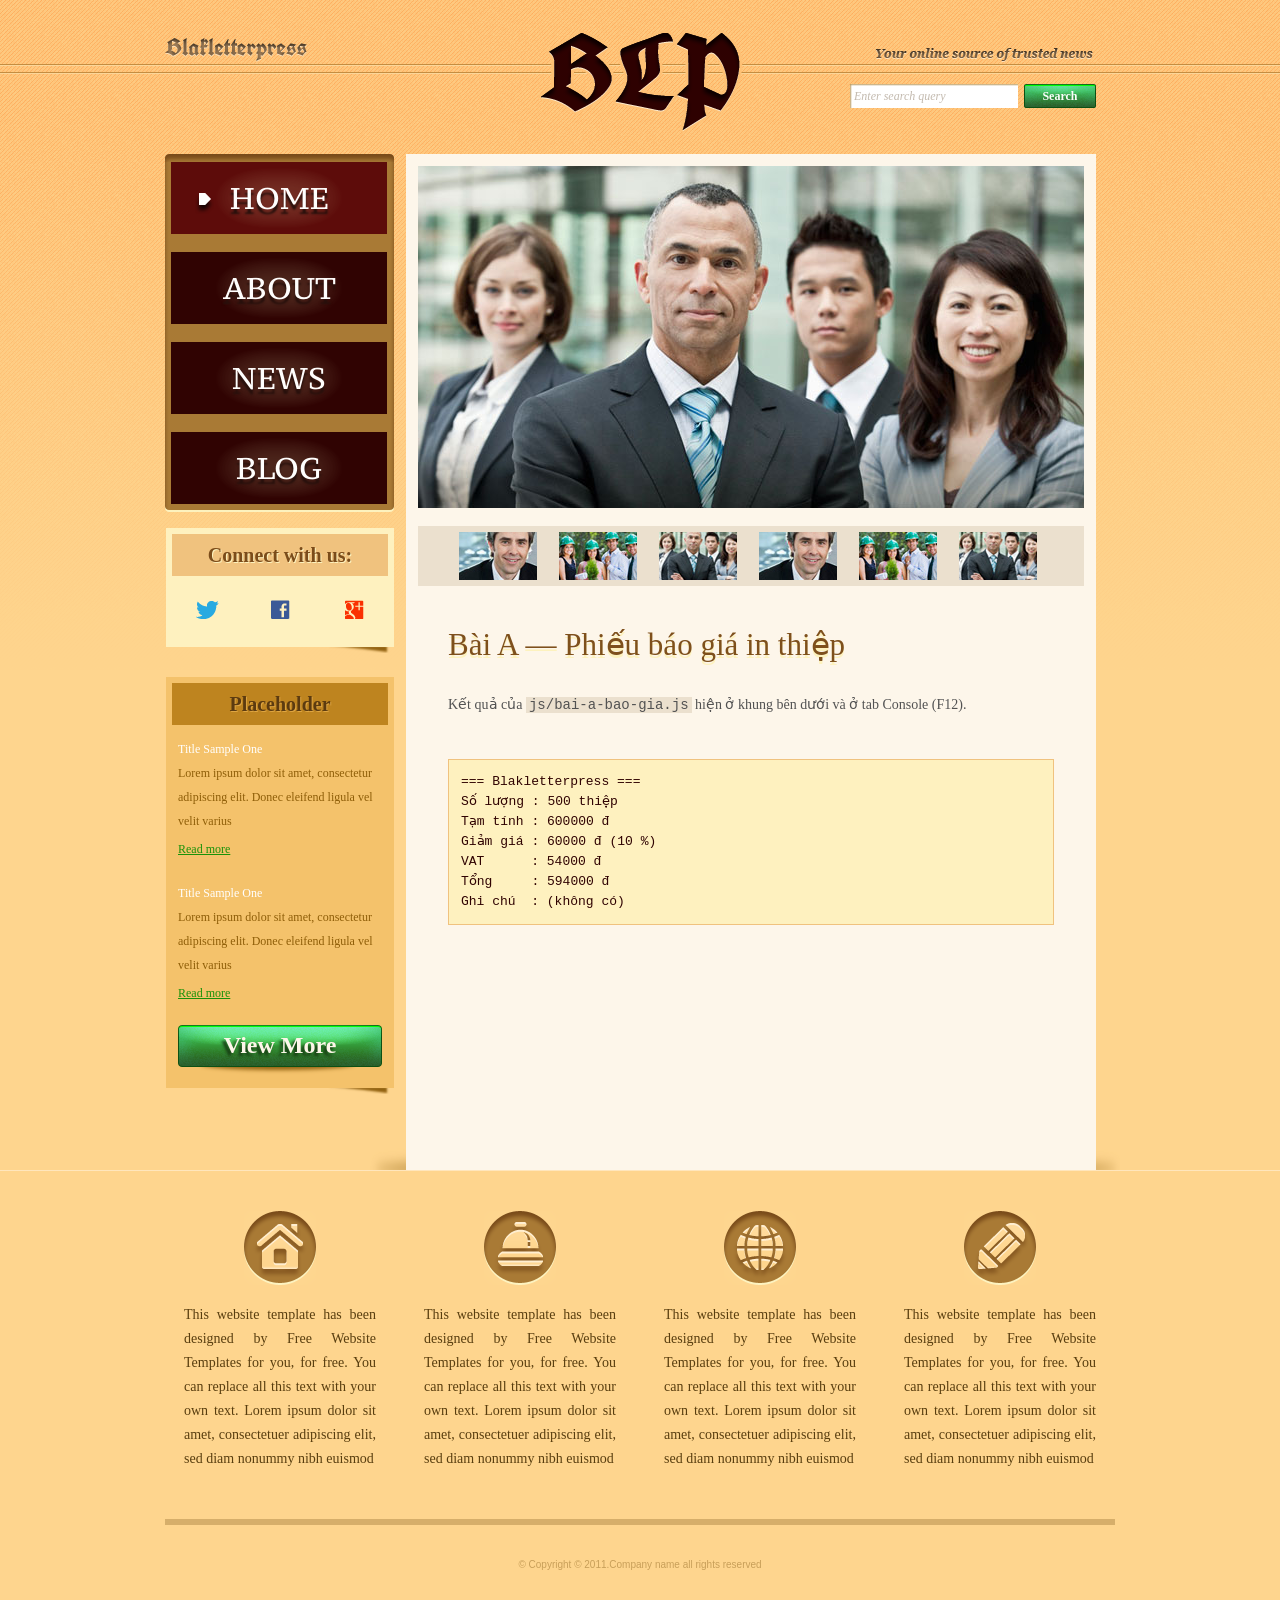
<file: assignment4/Bai tap 1 - JS phieu bao gia va xac nhan don in/index.html>
<!DOCTYPE html>
<!-- Website template by freewebsitetemplates.com -->
<html>
<head>
	<meta charset="UTF-8">
	<title>Bài A – Phiếu báo giá | Blakletterpress</title>
	<link rel="stylesheet" href="css/style.css" type="text/css">
	<link rel="stylesheet" href="css/bai-js.css" type="text/css">
</head>
<body>
	<div id="page">
		<div id="header">
			<div id="motto">
				<a href="index.html" class="sitename"><img src="images/blakletterpress.png" height="24" width="142" alt="SiteName"></a>
				<p>
					<img src="images/header-text.png" height="14" width="218" alt="Text">
				</p>
			</div>
			<div id="logo">
				<a href="index.html"><img src="images/logo.png" alt="LOGO"></a>
			</div>
			<div id="searchbar">
				<form action="#" method="post">
					<input type="text" value="Enter search query" class="txtfield" onBlur="javascript:if(this.value==''){this.value=this.defaultValue;}" onFocus="javascript:if(this.value==this.defaultValue){this.value='';}">
					<input type="submit" value="Search" class="btn">
				</form>
			</div>
		</div>
		<div id="contents">
			<div id="main">
				<div id="gallery">
					<div>
						<img src="images/team-large.jpg" alt="Img">
					</div>
					<ul>
						<li>
							<img src="images/smiling.jpg" alt="Img">
						</li>
						<li>
							<img src="images/ecofriends.jpg" alt="Img">
						</li>
						<li>
							<img src="images/team.jpg" alt="Img">
						</li>
						<li>
							<img src="images/smiling.jpg" alt="Img">
						</li>
						<li>
							<img src="images/ecofriends.jpg" alt="Img">
						</li>
						<li>
							<img src="images/team.jpg" alt="Img">
						</li>
					</ul>
				</div>
				<div class="body">
					<h1>Bài A — Phiếu báo giá in thiệp</h1>
					<p>
						Kết quả của <code>js/bai-a-bao-gia.js</code> hiện ở khung bên dưới và ở tab Console (F12).
					</p>
					<pre id="ket-qua"></pre>
				</div>
			</div>
			<div id="sidebar">
				<div id="navigation">
					<div>
						<ul>
							<li class="selected">
								<a href="index.html">Home</a>
							</li>
							<li>
								<a href="about.html">About</a>
							</li>
							<li>
								<a href="news.html">News</a>
							</li>
							<li>
								<a href="blog.html">Blog</a>
							</li>
						</ul>
					</div>
				</div>
				<div class="section">
					<div id="connect">
						<h2>Connect with us:</h2>
						<a href="http://freewebsitetemplates.com/go/twitter/" target="_blank" class="twitter"></a> <a href="http://freewebsitetemplates.com/go/facebook/" target="_blank" class="facebook"></a> <a href="http://freewebsitetemplates.com/go/googleplus/" target="_blank" class="googleplus"></a>
					</div>
				</div>
				<div class="section">
					<div id="posts">
						<h2>Placeholder</h2>
						<ul>
							<li>
								<h5>Title Sample One</h5>
								<p>
									Lorem ipsum dolor sit amet, consectetur adipiscing elit. Donec eleifend ligula vel velit varius
								</p>
								<a href="news.html" class="more">Read more</a>
							</li>
							<li>
								<h5>Title Sample One</h5>
								<p>
									Lorem ipsum dolor sit amet, consectetur adipiscing elit. Donec eleifend ligula vel velit varius
								</p>
								<a href="news.html" class="more">Read more</a>
							</li>
						</ul>
						<a href="news.html" class="btn2">View More</a>
					</div>
				</div>
			</div>
		</div>
		<div id="footer">
			<div>
				<ul id="featured">
					<li>
						<a href="index.html" class="home"></a>
						<p>
							This website template has been designed by Free Website Templates for you, for free. You can replace all this text with your own text. Lorem ipsum dolor sit amet, consectetuer adipiscing elit, sed diam nonummy nibh euismod
						</p>
					</li>
					<li>
						<a href="index.html" class="bell"></a>
						<p>
							This website template has been designed by Free Website Templates for you, for free. You can replace all this text with your own text. Lorem ipsum dolor sit amet, consectetuer adipiscing elit, sed diam nonummy nibh euismod
						</p>
					</li>
					<li>
						<a href="index.html" class="globe"></a>
						<p>
							This website template has been designed by Free Website Templates for you, for free. You can replace all this text with your own text. Lorem ipsum dolor sit amet, consectetuer adipiscing elit, sed diam nonummy nibh euismod
						</p>
					</li>
					<li>
						<a href="index.html" class="pencil"></a>
						<p>
							This website template has been designed by Free Website Templates for you, for free. You can replace all this text with your own text. Lorem ipsum dolor sit amet, consectetuer adipiscing elit, sed diam nonummy nibh euismod
						</p>
					</li>
				</ul>
				<p id="footnote">
					© Copyright © 2011.Company name all rights reserved
				</p>
			</div>
		</div>
	</div>
	<script src="js/ho-tro.js"></script>
	<script src="js/bai-a-bao-gia.js"></script>
</body>
</html>
</file>
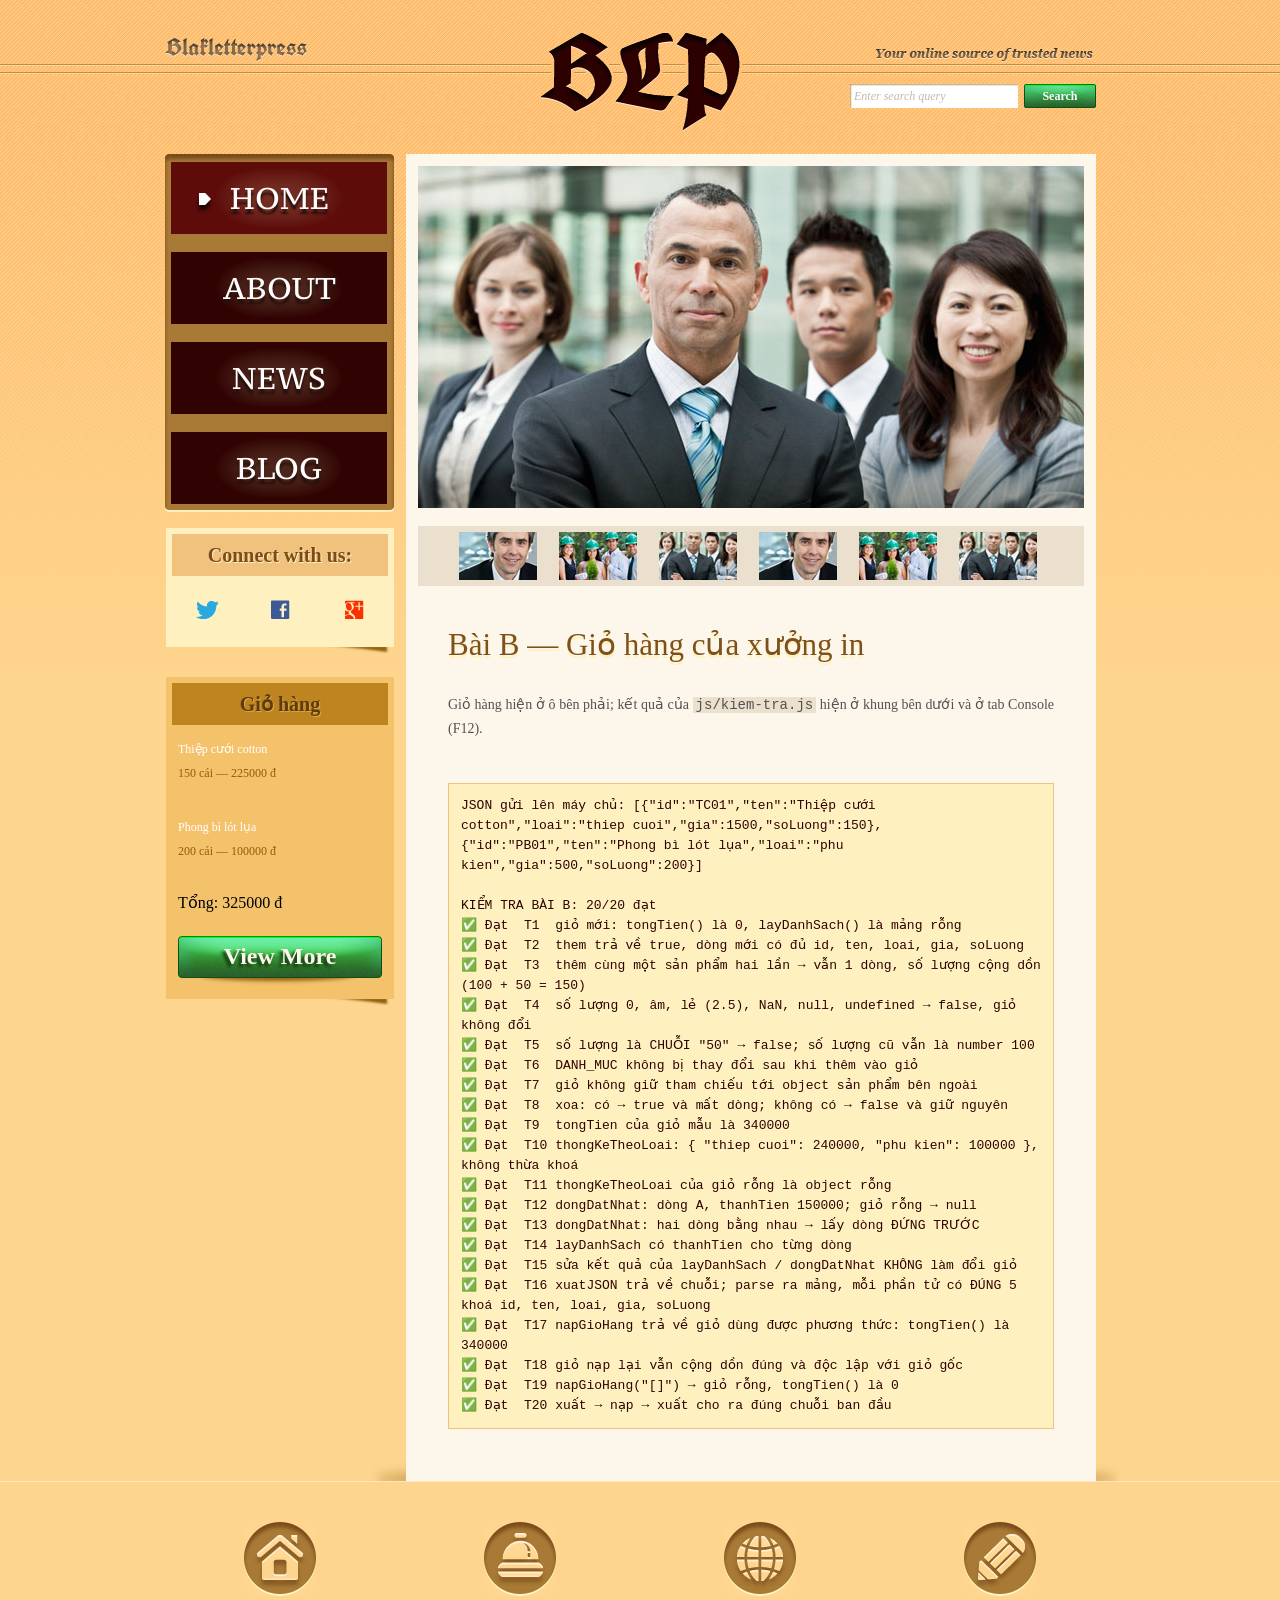
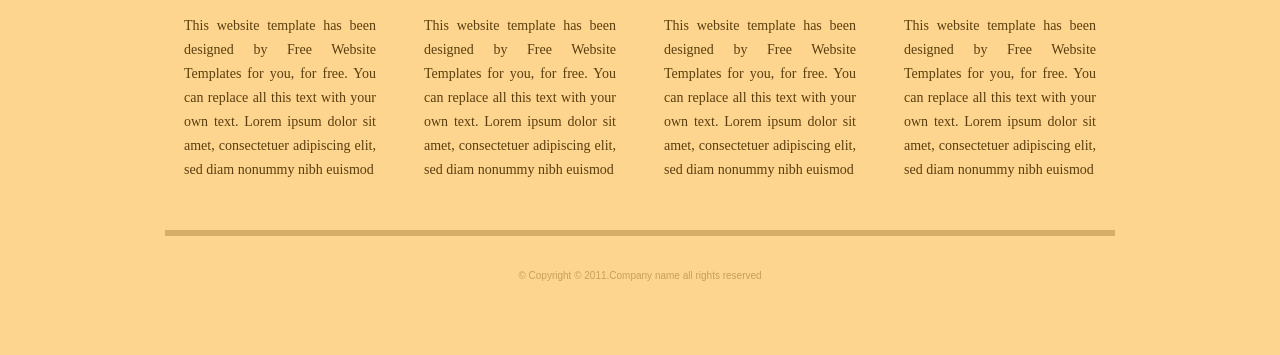
<file: assignment4/Bai tap 2 - JS tin tuc va gio hang/index.html>
<!DOCTYPE html>
<!-- Website template by freewebsitetemplates.com -->
<html>
<head>
	<meta charset="UTF-8">
	<title>Bài B – Giỏ hàng | Blakletterpress</title>
	<link rel="stylesheet" href="css/style.css" type="text/css">
	<link rel="stylesheet" href="css/bai-js.css" type="text/css">
</head>
<body>
	<div id="page">
		<div id="header">
			<div id="motto">
				<a href="index.html" class="sitename"><img src="images/blakletterpress.png" height="24" width="142" alt="SiteName"></a>
				<p>
					<img src="images/header-text.png" height="14" width="218" alt="Text">
				</p>
			</div>
			<div id="logo">
				<a href="index.html"><img src="images/logo.png" alt="LOGO"></a>
			</div>
			<div id="searchbar">
				<form action="#" method="post">
					<input type="text" value="Enter search query" class="txtfield" onBlur="javascript:if(this.value==''){this.value=this.defaultValue;}" onFocus="javascript:if(this.value==this.defaultValue){this.value='';}">
					<input type="submit" value="Search" class="btn">
				</form>
			</div>
		</div>
		<div id="contents">
			<div id="main">
				<div id="gallery">
					<div>
						<img src="images/team-large.jpg" alt="Img">
					</div>
					<ul>
						<li>
							<img src="images/smiling.jpg" alt="Img">
						</li>
						<li>
							<img src="images/ecofriends.jpg" alt="Img">
						</li>
						<li>
							<img src="images/team.jpg" alt="Img">
						</li>
						<li>
							<img src="images/smiling.jpg" alt="Img">
						</li>
						<li>
							<img src="images/ecofriends.jpg" alt="Img">
						</li>
						<li>
							<img src="images/team.jpg" alt="Img">
						</li>
					</ul>
				</div>
				<div class="body">
					<h1>Bài B — Giỏ hàng của xưởng in</h1>
					<p>
						Giỏ hàng hiện ở ô bên phải; kết quả của <code>js/kiem-tra.js</code> hiện ở khung bên dưới và ở tab Console (F12).
					</p>
					<pre id="ket-qua"></pre>
				</div>
			</div>
			<div id="sidebar">
				<div id="navigation">
					<div>
						<ul>
							<li class="selected">
								<a href="index.html">Home</a>
							</li>
							<li>
								<a href="about.html">About</a>
							</li>
							<li>
								<a href="news.html">News</a>
							</li>
							<li>
								<a href="blog.html">Blog</a>
							</li>
						</ul>
					</div>
				</div>
				<div class="section">
					<div id="connect">
						<h2>Connect with us:</h2>
						<a href="http://freewebsitetemplates.com/go/twitter/" target="_blank" class="twitter"></a> <a href="http://freewebsitetemplates.com/go/facebook/" target="_blank" class="facebook"></a> <a href="http://freewebsitetemplates.com/go/googleplus/" target="_blank" class="googleplus"></a>
					</div>
				</div>
				<div class="section">
					<div id="posts">
						<h2>Giỏ hàng</h2>
						<ul id="gio-hang">
							<li>
								<h5>Title Sample One</h5>
								<p>
									Lorem ipsum dolor sit amet, consectetur adipiscing elit. Donec eleifend ligula vel velit varius
								</p>
								<a href="news.html" class="more">Read more</a>
							</li>
							<li>
								<h5>Title Sample One</h5>
								<p>
									Lorem ipsum dolor sit amet, consectetur adipiscing elit. Donec eleifend ligula vel velit varius
								</p>
								<a href="news.html" class="more">Read more</a>
							</li>
						</ul>
						<a href="news.html" class="btn2">View More</a>
					</div>
				</div>
			</div>
		</div>
		<div id="footer">
			<div>
				<ul id="featured">
					<li>
						<a href="index.html" class="home"></a>
						<p>
							This website template has been designed by Free Website Templates for you, for free. You can replace all this text with your own text. Lorem ipsum dolor sit amet, consectetuer adipiscing elit, sed diam nonummy nibh euismod
						</p>
					</li>
					<li>
						<a href="index.html" class="bell"></a>
						<p>
							This website template has been designed by Free Website Templates for you, for free. You can replace all this text with your own text. Lorem ipsum dolor sit amet, consectetuer adipiscing elit, sed diam nonummy nibh euismod
						</p>
					</li>
					<li>
						<a href="index.html" class="globe"></a>
						<p>
							This website template has been designed by Free Website Templates for you, for free. You can replace all this text with your own text. Lorem ipsum dolor sit amet, consectetuer adipiscing elit, sed diam nonummy nibh euismod
						</p>
					</li>
					<li>
						<a href="index.html" class="pencil"></a>
						<p>
							This website template has been designed by Free Website Templates for you, for free. You can replace all this text with your own text. Lorem ipsum dolor sit amet, consectetuer adipiscing elit, sed diam nonummy nibh euismod
						</p>
					</li>
				</ul>
				<p id="footnote">
					© Copyright © 2011.Company name all rights reserved
				</p>
			</div>
		</div>
	</div>
	<script src="js/ho-tro.js"></script>
	<script src="js/bai-b-gio-hang.js"></script>
	<script src="js/kiem-tra.js"></script>
</body>
</html>
</file>
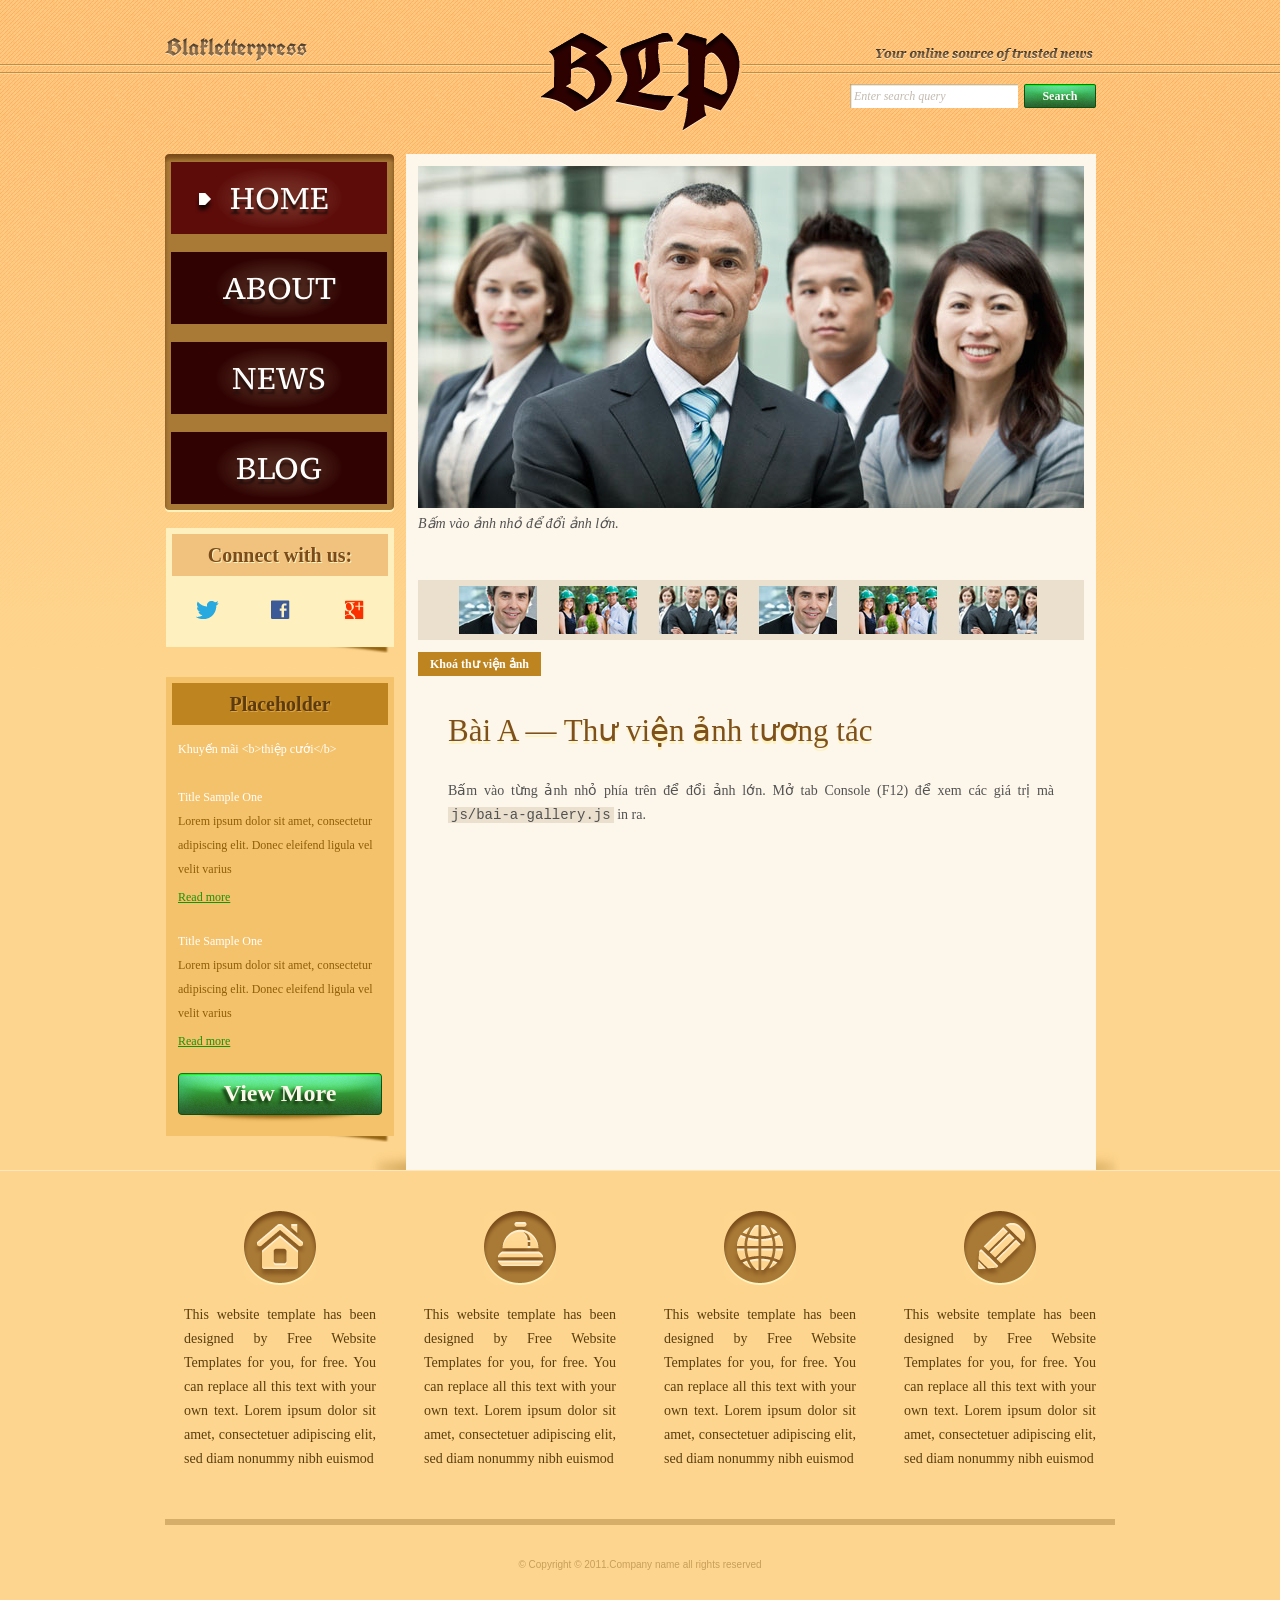
<file: assignment4/Bai tap 3 - JS thu vien anh va tin nhanh/index.html>
<!DOCTYPE html>
<!-- Website template by freewebsitetemplates.com -->
<html>
<head>
	<meta charset="UTF-8">
	<title>Bài A – Thư viện ảnh | Blakletterpress</title>
	<link rel="stylesheet" href="css/style.css" type="text/css">
	<link rel="stylesheet" href="css/bai-js.css" type="text/css">
</head>
<body>
	<div id="page">
		<div id="header">
			<div id="motto">
				<a href="index.html" class="sitename"><img src="images/blakletterpress.png" height="24" width="142" alt="SiteName"></a>
				<p>
					<img src="images/header-text.png" height="14" width="218" alt="Text">
				</p>
			</div>
			<div id="logo">
				<a href="index.html"><img src="images/logo.png" alt="LOGO"></a>
			</div>
			<div id="searchbar">
				<form action="#" method="post">
					<input type="text" id="o-tim-kiem" value="Enter search query" class="txtfield">
					<input type="submit" value="Search" class="btn">
				</form>
			</div>
		</div>
		<div id="contents">
			<div id="main">
				<div id="gallery">
					<div>
						<img src="images/team-large.jpg" alt="Img">
					</div>
					<ul>
						<li>
							<img src="images/smiling.jpg" alt="meeting">
						</li>
						<li>
							<img src="images/ecofriends.jpg" alt="team-large">
						</li>
						<li>
							<img src="images/team.jpg" alt="team-large">
						</li>
						<li>
							<img src="images/smiling.jpg" alt="meeting">
						</li>
						<li>
							<img src="images/ecofriends.jpg" alt="team-large">
						</li>
						<li>
							<img src="images/team.jpg" alt="team-large">
						</li>
					</ul>
					<button type="button" id="nut-khoa">Khoá thư viện ảnh</button>
				</div>
				<div class="body">
					<h1>Bài A — Thư viện ảnh tương tác</h1>
					<p>
						Bấm vào từng ảnh nhỏ phía trên để đổi ảnh lớn. Mở tab Console (F12) để xem các giá trị mà <code>js/bai-a-gallery.js</code> in ra.
					</p>
				</div>
			</div>
			<div id="sidebar">
				<div id="navigation">
					<div>
						<ul>
							<li class="selected">
								<a href="index.html">Home</a>
							</li>
							<li>
								<a href="about.html">About</a>
							</li>
							<li>
								<a href="news.html">News</a>
							</li>
							<li>
								<a href="blog.html">Blog</a>
							</li>
						</ul>
					</div>
				</div>
				<div class="section">
					<div id="connect">
						<h2>Connect with us:</h2>
						<a href="http://freewebsitetemplates.com/go/twitter/" target="_blank" class="twitter"></a> <a href="http://freewebsitetemplates.com/go/facebook/" target="_blank" class="facebook"></a> <a href="http://freewebsitetemplates.com/go/googleplus/" target="_blank" class="googleplus"></a>
					</div>
				</div>
				<div class="section">
					<div id="posts">
						<h2>Placeholder</h2>
						<ul>
							<li>
								<h5>Title Sample One</h5>
								<p>
									Lorem ipsum dolor sit amet, consectetur adipiscing elit. Donec eleifend ligula vel velit varius
								</p>
								<a href="news.html" class="more">Read more</a>
							</li>
							<li>
								<h5>Title Sample One</h5>
								<p>
									Lorem ipsum dolor sit amet, consectetur adipiscing elit. Donec eleifend ligula vel velit varius
								</p>
								<a href="news.html" class="more">Read more</a>
							</li>
						</ul>
						<a href="news.html" class="btn2">View More</a>
					</div>
				</div>
			</div>
		</div>
		<div id="footer">
			<div>
				<ul id="featured">
					<li>
						<a href="index.html" class="home"></a>
						<p>
							This website template has been designed by Free Website Templates for you, for free. You can replace all this text with your own text. Lorem ipsum dolor sit amet, consectetuer adipiscing elit, sed diam nonummy nibh euismod
						</p>
					</li>
					<li>
						<a href="index.html" class="bell"></a>
						<p>
							This website template has been designed by Free Website Templates for you, for free. You can replace all this text with your own text. Lorem ipsum dolor sit amet, consectetuer adipiscing elit, sed diam nonummy nibh euismod
						</p>
					</li>
					<li>
						<a href="index.html" class="globe"></a>
						<p>
							This website template has been designed by Free Website Templates for you, for free. You can replace all this text with your own text. Lorem ipsum dolor sit amet, consectetuer adipiscing elit, sed diam nonummy nibh euismod
						</p>
					</li>
					<li>
						<a href="index.html" class="pencil"></a>
						<p>
							This website template has been designed by Free Website Templates for you, for free. You can replace all this text with your own text. Lorem ipsum dolor sit amet, consectetuer adipiscing elit, sed diam nonummy nibh euismod
						</p>
					</li>
				</ul>
				<p id="footnote">
					© Copyright © 2011.Company name all rights reserved
				</p>
			</div>
		</div>
	</div>
	<script src="js/bai-a-gallery.js"></script>
</body>
</html>
</file>
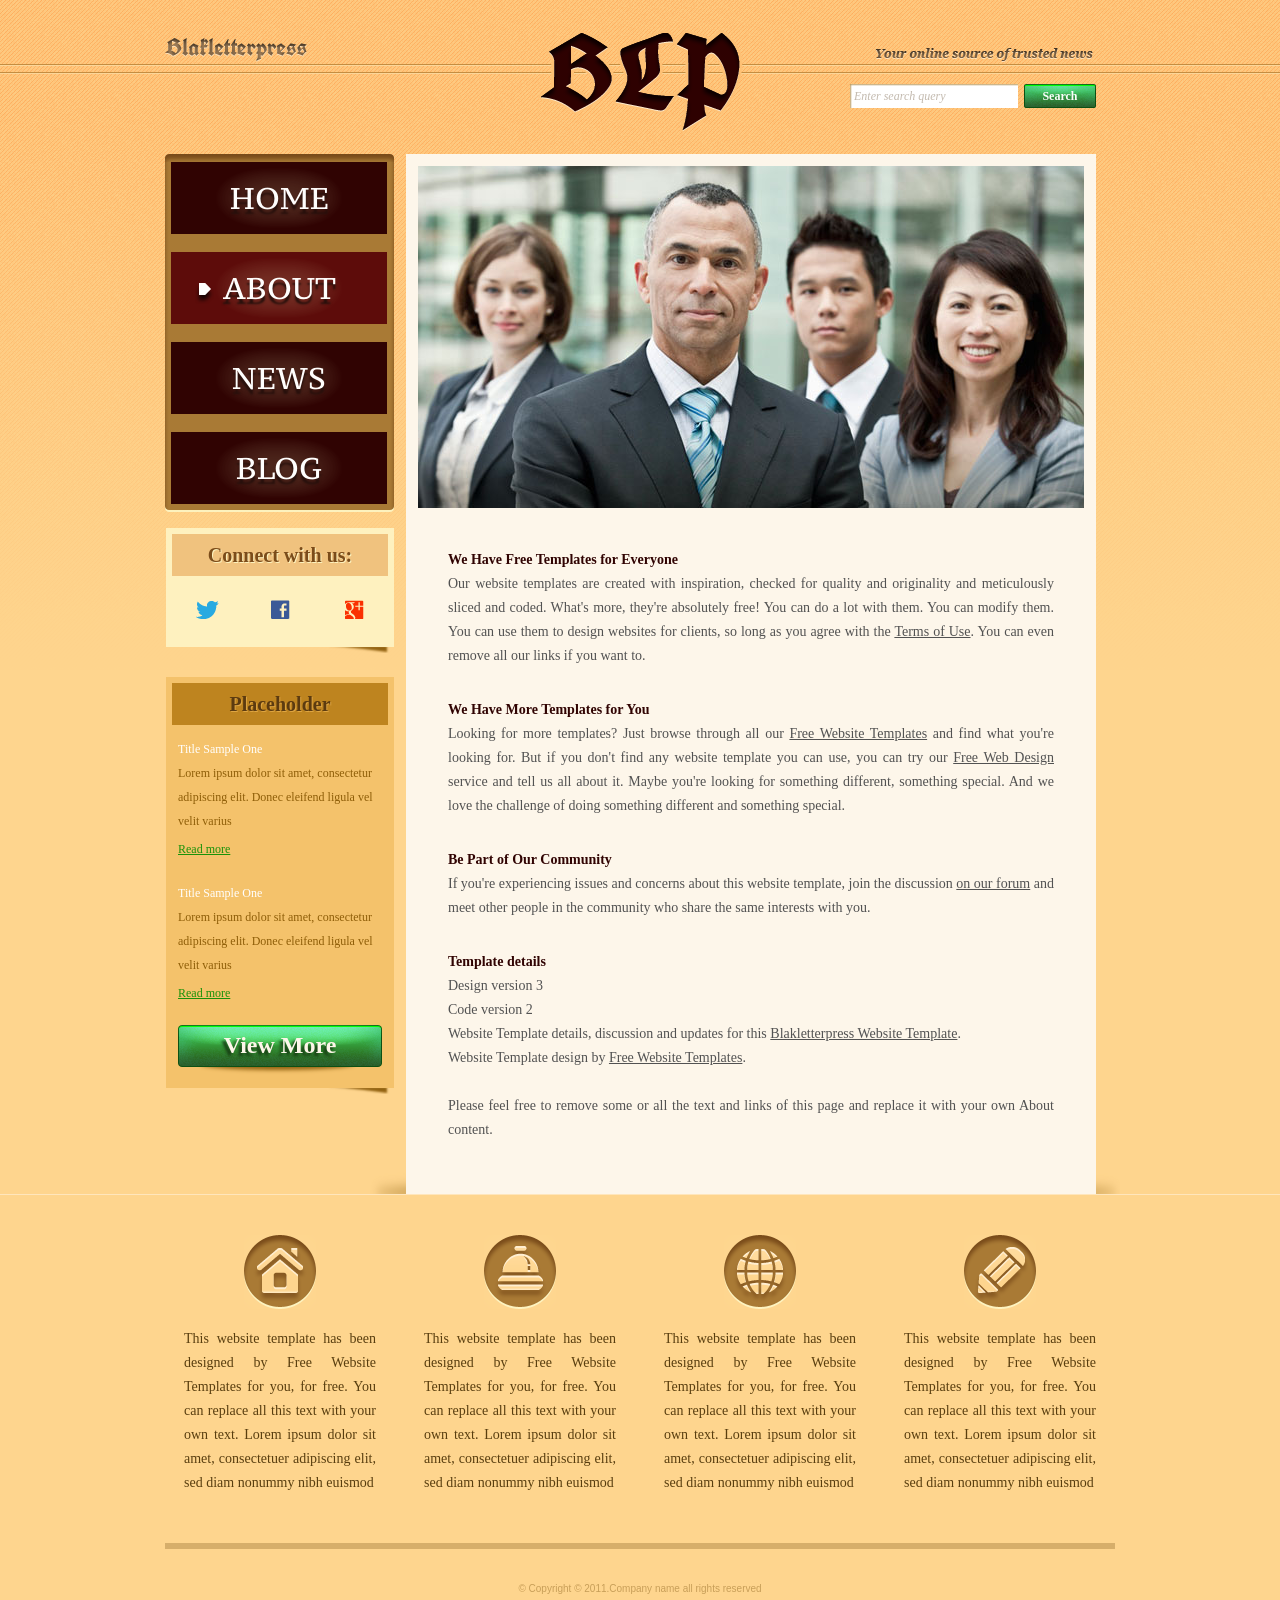
<file: assignment1/about.html>
<!DOCTYPE html>
<!-- Website template by freewebsitetemplates.com -->
<html>
<head>
	<meta charset="UTF-8">
	<title>About - Blakletterpress Website Template</title>
	<link rel="stylesheet" href="css/style.css" type="text/css">
</head>
<body>
	<div id="page">
		<div id="header">
			<div id="motto">
				<a href="index.html" class="sitename"><img src="images/blakletterpress.png" height="24" width="142" alt="SiteName"></a>
				<p>
					<img src="images/header-text.png" height="14" width="218" alt="Text">
				</p>
			</div>
			<div id="logo">
				<a href="index.html"><img src="images/logo.png" alt="LOGO"></a>
			</div>
			<div id="searchbar">
				<form action="#" method="post">
					<input type="text" value="Enter search query" class="txtfield" onBlur="javascript:if(this.value==''){this.value=this.defaultValue;}" onFocus="javascript:if(this.value==this.defaultValue){this.value='';}">
					<input type="submit" value="Search" class="btn">
				</form>
			</div>
		</div>
		<div id="contents">
			<div id="main">
				<div id="gallery">
					<div>
						<img src="images/team-large.jpg" alt="Img">
					</div>
				</div>
				<div id="about" class="body">
					<h4>We Have Free Templates for Everyone</h4>
					<p>
						Our website templates are created with inspiration, checked for quality and originality and meticulously sliced and coded. What's more, they're absolutely free! You can do a lot with them. You can modify them. You can use them to design websites for clients, so long as you agree with the <a href="http://www.freewebsitetemplates.com/about/terms/">Terms of Use</a>. You can even remove all our links if you want to.
					</p>
					<h4>We Have More Templates for You</h4>
					<p>
						Looking for more templates? Just browse through all our <a href="http://www.freewebsitetemplates.com/">Free Website Templates</a> and find what you're looking for. But if you don't find any website template you can use, you can try our <a href="http://www.freewebsitetemplates.com/freewebdesign/">Free Web Design</a> service and tell us all about it. Maybe you're looking for something different, something special. And we love the challenge of doing something different and something special.
					</p>
					<h4>Be Part of Our Community</h4>
					<p>
						If you're experiencing issues and concerns about this website template, join the discussion <a href="http://www.freewebsitetemplates.com/forums/">on our forum</a> and meet other people in the community who share the same interests with you.
					</p>
					<h4>Template details</h4>
					<p>
						Design version 3<br> Code version 2<br> Website Template details, discussion and updates for this <a href="http://www.freewebsitetemplates.com/forums/f18/">Blakletterpress Website Template</a>.<br> Website Template design by <a href="http://www.freewebsitetemplates.com/">Free Website Templates</a>.<br><br> Please feel free to remove some or all the text and links of this page and replace it with your own About content.
					</p>
				</div>
			</div>
			<div id="sidebar">
				<div id="navigation">
					<div>
						<ul>
							<li>
								<a href="index.html">Home</a>
							</li>
							<li class="selected">
								<a href="about.html">About</a>
							</li>
							<li>
								<a href="news.html">News</a>
							</li>
							<li>
								<a href="blog.html">Blog</a>
							</li>
						</ul>
					</div>
				</div>
				<div class="section">
					<div id="connect">
						<h2>Connect with us:</h2>
						<a href="http://freewebsitetemplates.com/go/twitter/" target="_blank" class="twitter"></a> <a href="http://freewebsitetemplates.com/go/facebook/" target="_blank" class="facebook"></a> <a href="http://freewebsitetemplates.com/go/googleplus/" target="_blank" class="googleplus"></a>
					</div>
				</div>
				<div class="section">
					<div id="posts">
						<h2>Placeholder</h2>
						<ul>
							<li>
								<h5>Title Sample One</h5>
								<p>
									Lorem ipsum dolor sit amet, consectetur adipiscing elit. Donec eleifend ligula vel velit varius
								</p>
								<a href="news.html" class="more">Read more</a>
							</li>
							<li>
								<h5>Title Sample One</h5>
								<p>
									Lorem ipsum dolor sit amet, consectetur adipiscing elit. Donec eleifend ligula vel velit varius
								</p>
								<a href="news.html" class="more">Read more</a>
							</li>
						</ul>
						<a href="news.html" class="btn2">View More</a>
					</div>
				</div>
			</div>
		</div>
		<div id="footer">
			<div>
				<ul id="featured">
					<li>
						<a href="index.html" class="home"></a>
						<p>
							This website template has been designed by Free Website Templates for you, for free. You can replace all this text with your own text. Lorem ipsum dolor sit amet, consectetuer adipiscing elit, sed diam nonummy nibh euismod
						</p>
					</li>
					<li>
						<a href="index.html" class="bell"></a>
						<p>
							This website template has been designed by Free Website Templates for you, for free. You can replace all this text with your own text. Lorem ipsum dolor sit amet, consectetuer adipiscing elit, sed diam nonummy nibh euismod
						</p>
					</li>
					<li>
						<a href="index.html" class="globe"></a>
						<p>
							This website template has been designed by Free Website Templates for you, for free. You can replace all this text with your own text. Lorem ipsum dolor sit amet, consectetuer adipiscing elit, sed diam nonummy nibh euismod
						</p>
					</li>
					<li>
						<a href="index.html" class="pencil"></a>
						<p>
							This website template has been designed by Free Website Templates for you, for free. You can replace all this text with your own text. Lorem ipsum dolor sit amet, consectetuer adipiscing elit, sed diam nonummy nibh euismod
						</p>
					</li>
					</li>
				</ul>
				<p id="footnote">
					© Copyright © 2011.Company name all rights reserved
				</p>
			</div>
		</div>
	</div>
</body>
</html>
</file>
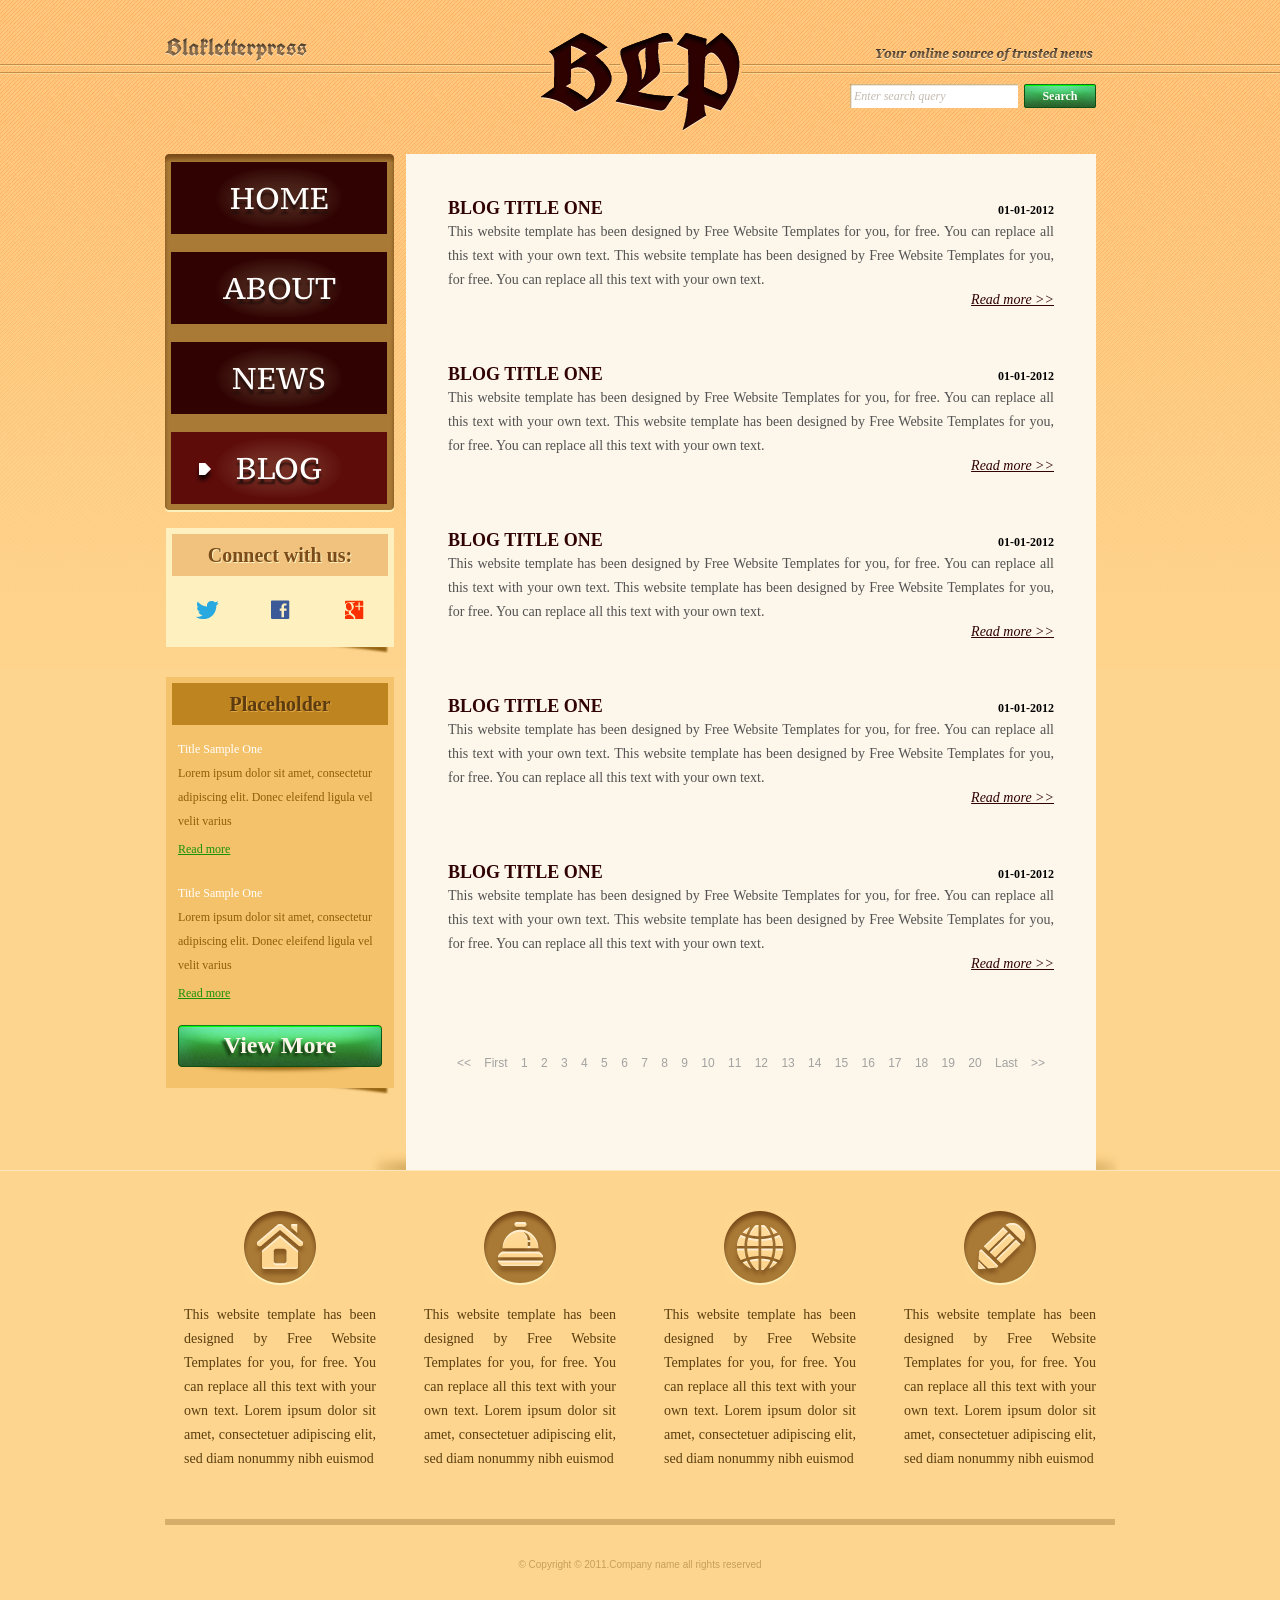
<file: assignment1/blog.html>
<!DOCTYPE html>
<!-- Website template by freewebsitetemplates.com -->
<html>
<head>
	<meta charset="UTF-8">
	<title>Blog - Blakletterpress Website Template</title>
	<link rel="stylesheet" href="css/style.css" type="text/css">
</head>
<body>
	<div id="page">
		<div id="header">
			<div id="motto">
				<a href="index.html" class="sitename"><img src="images/blakletterpress.png" height="24" width="142" alt="SiteName"></a>
				<p>
					<img src="images/header-text.png" height="14" width="218" alt="Text">
				</p>
			</div>
			<div id="logo">
				<a href="index.html"><img src="images/logo.png" alt="LOGO"></a>
			</div>
			<div id="searchbar">
				<form action="#" method="post">
					<input type="text" value="Enter search query" class="txtfield" onBlur="javascript:if(this.value==''){this.value=this.defaultValue;}" onFocus="javascript:if(this.value==this.defaultValue){this.value='';}">
					<input type="submit" value="Search" class="btn">
				</form>
			</div>
		</div>
		<div id="contents">
			<div id="main">
				<div class="body">
					<ul id="list">
						<li>
							<span class="time">01-01-2012</span>
							<h3>BLOG TITLE ONE</h3>
							<p>
								This website template has been designed by Free Website Templates for you, for free. You can replace all this text with your own text. This website template has been designed by Free Website Templates for you, for free. You can replace all this text with your own text.
							</p>
							<a href="blog.html" class="more">Read more >></a>
						</li>
						<li>
							<span class="time">01-01-2012</span>
							<h3>BLOG TITLE ONE</h3>
							<p>
								This website template has been designed by Free Website Templates for you, for free. You can replace all this text with your own text. This website template has been designed by Free Website Templates for you, for free. You can replace all this text with your own text.
							</p>
							<a href="blog.html" class="more">Read more >></a>
						</li>
						<li>
							<span class="time">01-01-2012</span>
							<h3>BLOG TITLE ONE</h3>
							<p>
								This website template has been designed by Free Website Templates for you, for free. You can replace all this text with your own text. This website template has been designed by Free Website Templates for you, for free. You can replace all this text with your own text.
							</p>
							<a href="blog.html" class="more">Read more >></a>
						</li>
						<li>
							<span class="time">01-01-2012</span>
							<h3>BLOG TITLE ONE</h3>
							<p>
								This website template has been designed by Free Website Templates for you, for free. You can replace all this text with your own text. This website template has been designed by Free Website Templates for you, for free. You can replace all this text with your own text.
							</p>
							<a href="blog.html" class="more">Read more >></a>
						</li>
						<li>
							<span class="time">01-01-2012</span>
							<h3>BLOG TITLE ONE</h3>
							<p>
								This website template has been designed by Free Website Templates for you, for free. You can replace all this text with your own text. This website template has been designed by Free Website Templates for you, for free. You can replace all this text with your own text.
							</p>
							<a href="blog.html" class="more">Read more >></a>
						</li>
					</ul>
					<div id="pagination">
						<a href="blog.html">&lt;&lt;</a> <a href="blog.html">First</a> <a href="blog.html">1</a> <a href="blog.html">2</a> <a href="blog.html">3</a> <a href="blog.html">4</a> <a href="blog.html">5</a> <a href="blog.html">6</a> <a href="blog.html">7</a> <a href="blog.html">8</a> <a href="blog.html">9</a> <a href="blog.html">10</a> <a href="blog.html">11</a> <a href="blog.html">12</a> <a href="blog.html">13</a> <a href="blog.html">14</a> <a href="blog.html">15</a> <a href="blog.html">16</a> <a href="blog.html">17</a> <a href="blog.html">18</a> <a href="blog.html">19</a> <a href="blog.html">20</a> <a href="blog.html">Last</a> <a href="blog.html">&gt;&gt;</a>
					</div>
				</div>
			</div>
			<div id="sidebar">
				<div id="navigation">
					<div>
						<ul>
							<li>
								<a href="index.html">Home</a>
							</li>
							<li>
								<a href="about.html">About</a>
							</li>
							<li>
								<a href="news.html">News</a>
							</li>
							<li class="selected">
								<a href="blog.html">Blog</a>
							</li>
						</ul>
					</div>
				</div>
				<div class="section">
					<div id="connect">
						<h2>Connect with us:</h2>
						<a href="http://freewebsitetemplates.com/go/twitter/" target="_blank" class="twitter"></a> <a href="http://freewebsitetemplates.com/go/facebook/" target="_blank" class="facebook"></a> <a href="http://freewebsitetemplates.com/go/googleplus/" target="_blank" class="googleplus"></a>
					</div>
				</div>
				<div class="section">
					<div id="posts">
						<h2>Placeholder</h2>
						<ul>
							<li>
								<h5>Title Sample One</h5>
								<p>
									Lorem ipsum dolor sit amet, consectetur adipiscing elit. Donec eleifend ligula vel velit varius
								</p>
								<a href="news.html" class="more">Read more</a>
							</li>
							<li>
								<h5>Title Sample One</h5>
								<p>
									Lorem ipsum dolor sit amet, consectetur adipiscing elit. Donec eleifend ligula vel velit varius
								</p>
								<a href="news.html" class="more">Read more</a>
							</li>
						</ul>
						<a href="news.html" class="btn2">View More</a>
					</div>
				</div>
			</div>
		</div>
		<div id="footer">
			<div>
				<ul id="featured">
					<li>
						<a href="index.html" class="home"></a>
						<p>
							This website template has been designed by Free Website Templates for you, for free. You can replace all this text with your own text. Lorem ipsum dolor sit amet, consectetuer adipiscing elit, sed diam nonummy nibh euismod
						</p>
					</li>
					<li>
						<a href="index.html" class="bell"></a>
						<p>
							This website template has been designed by Free Website Templates for you, for free. You can replace all this text with your own text. Lorem ipsum dolor sit amet, consectetuer adipiscing elit, sed diam nonummy nibh euismod
						</p>
					</li>
					<li>
						<a href="index.html" class="globe"></a>
						<p>
							This website template has been designed by Free Website Templates for you, for free. You can replace all this text with your own text. Lorem ipsum dolor sit amet, consectetuer adipiscing elit, sed diam nonummy nibh euismod
						</p>
					</li>
					<li>
						<a href="index.html" class="pencil"></a>
						<p>
							This website template has been designed by Free Website Templates for you, for free. You can replace all this text with your own text. Lorem ipsum dolor sit amet, consectetuer adipiscing elit, sed diam nonummy nibh euismod
						</p>
					</li>
				</ul>
				<p id="footnote">
					© Copyright © 2011.Company name all rights reserved
				</p>
			</div>
		</div>
	</div>
</body>
</html>
</file>
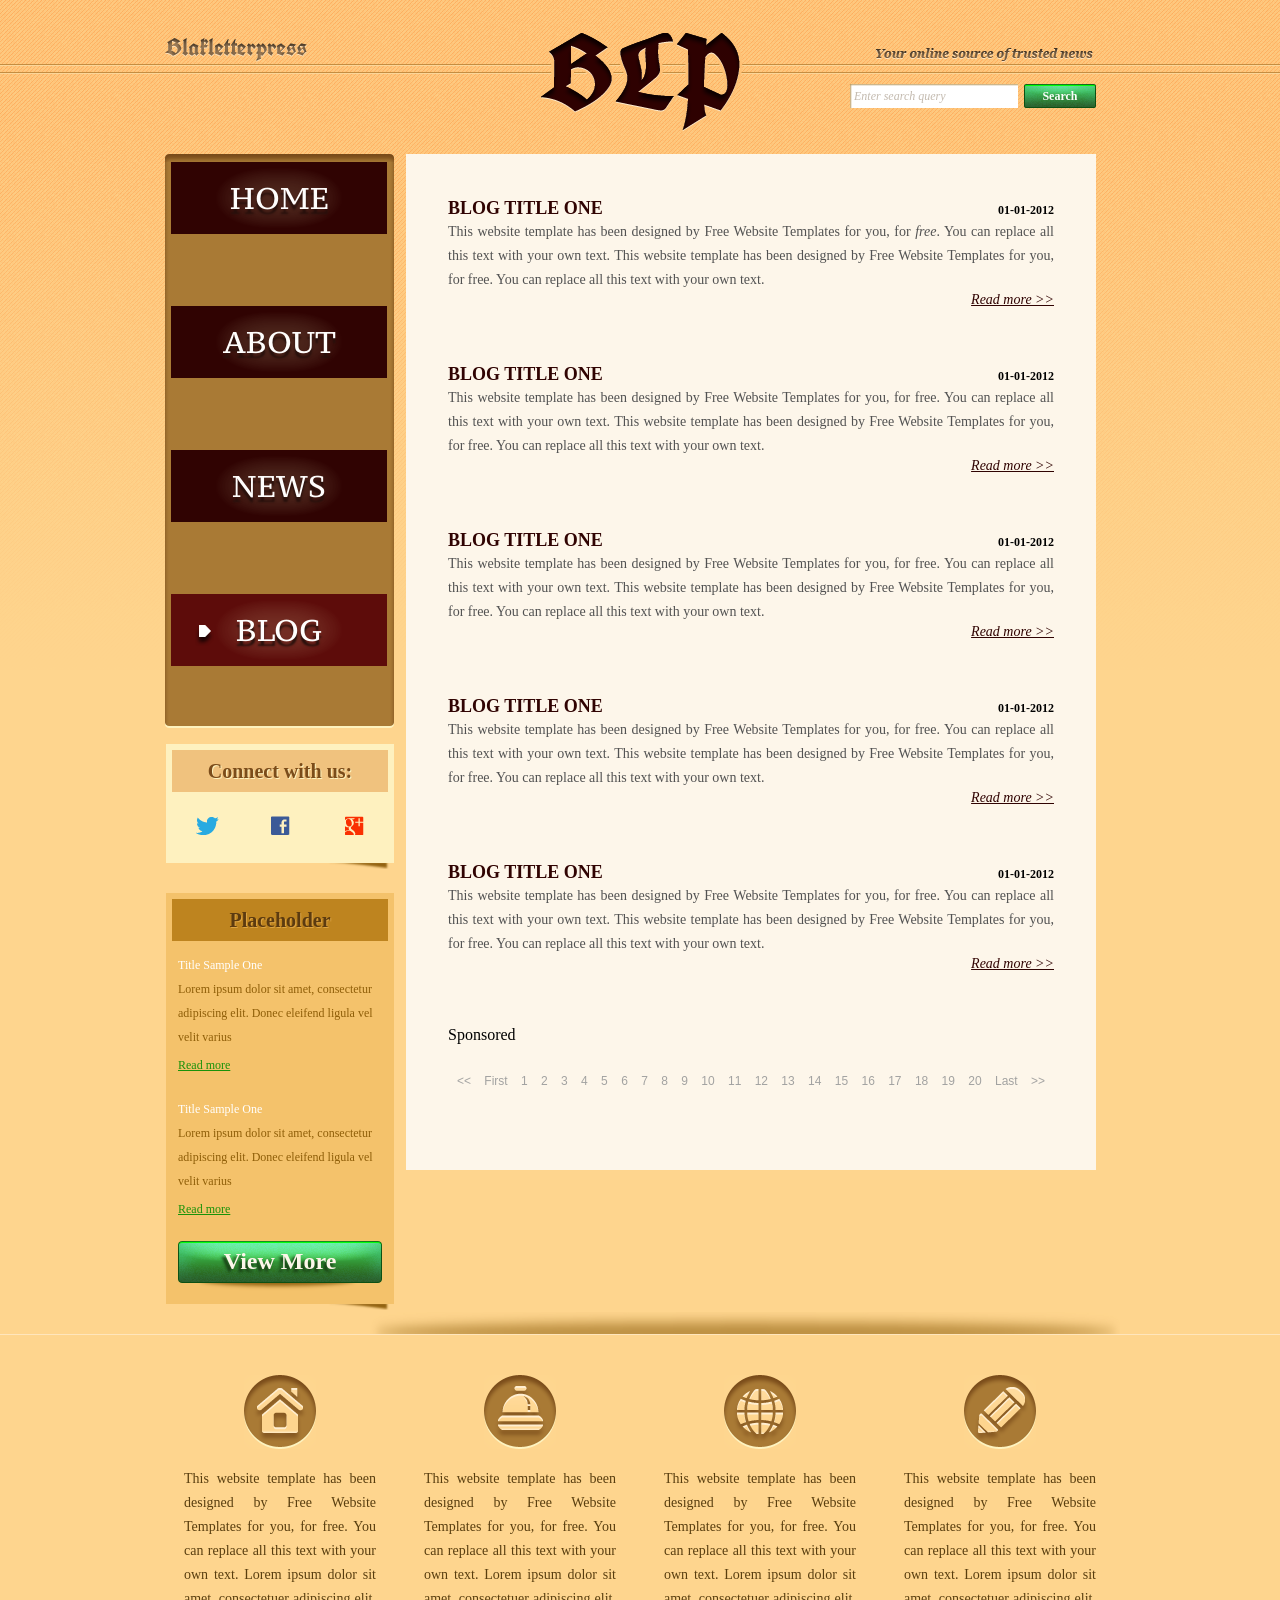
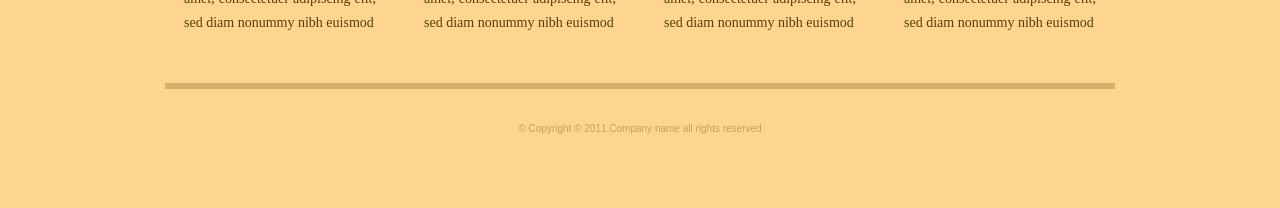
<file: assignment1/blog_wrong.html>
<!DOCTYPE html>
<!-- Website template by freewebsitetemplates.com -->
<html>
<head>
	<meta charset="utf8">
	<title>Blog - Blakletterpress Website Template</title>
	<title>Blakletterpress</title>
	<link rel="stylesheet" href="css/style.css" type="text/css">
</head>
<body>
	<div id="page">
		<div id="header">
			<div id="motto">
				<a href="index.html" class="sitename" class="brand"><img src="images/blakletterpress.png" height="24" width="142px" alt="SiteName"></a>
				<p>
					<img src="images/header-text.png" height="14" width="218">
				</p>
			</div>
			<div id="logo">
				<a href="index.html"><img src="images/logo.png" alt="LOGO"></a>
			</div>
			<div id="searchbar">
				<form action="#" method="post">
					<input type="text" value="Enter search query" class="txtfield" onBlur="javascript:if(this.value==''){this.value=this.defaultValue;}" onFocus="javascript:if(this.value==this.defaultValue){this.value='';}">
					<input type="submit" value="Search" class="btn">
				</form>
			</div>
		</div>
		<div id="contents">
			<div id="main">
				<div class="body">
					<ul id="list">
						<li>
							<span class="time">01-01-2012</span>
							<h3>BLOG TITLE ONE</h3>
							<p>
								This website template has been designed by Free Website Templates for you, for <i>free</i>. You can replace all this text with your own text. This website template has been designed by Free Website Templates for you, for free. You can replace all this text with your own text.
							</p>
							<a href="blog.html" class="more">Read more >></a>
						</li>
						<li>
							<span class="time">01-01-2012</span>
							<h3>BLOG TITLE ONE</h3>
							<p>
								This website template has been designed by Free Website Templates for you, for free. You can replace all this text with your own text. This website template has been designed by Free Website Templates for you, for free. You can replace all this text with your own text.
							</p>
							<a href="blog.html" class="more">Read more >></a>
						</li>
						<li>
							<span class="time">01-01-2012</span>
							<h3>BLOG TITLE ONE</h3>
							<p>
								This website template has been designed by Free Website Templates for you, for free. You can replace all this text with your own text. This website template has been designed by Free Website Templates for you, for free. You can replace all this text with your own text.
							</p>
							<a href="blog.html" class="more">Read more >></a>
						</li>
						<li>
							<span class="time">01-01-2012</span>
							<h3>BLOG TITLE ONE</h3>
							<p>
								This website template has been designed by Free Website Templates for you, for free. You can replace all this text with your own text. This website template has been designed by Free Website Templates for you, for free. You can replace all this text with your own text.
							</p>
							<a href="blog.html" class="more">Read more >></a>
						</li>
						<li>
							<span class="time">01-01-2012</span>
							<h3>BLOG TITLE ONE</h3>
							<p>
								This website template has been designed by Free Website Templates for you, for free. You can replace all this text with your own text. This website template has been designed by Free Website Templates for you, for free. You can replace all this text with your own text.
							</p>
							<a href="blog.html" class="more">Read more >></a>
						</li>
						<div class="ad">Sponsored</div>
					</ul>
					<div id="pagination">
						<a href="blog.html">&lt;&lt;</a> <a href="blog.html?page=2&sort=new">First</a> <a href="blog.html">1 <a href="blog.html">2</a> <a href="blog.html">3</a> <a href="blog.html">4</a> <a href="blog.html">5</a> <a href="blog.html">6</a> <a href="blog.html">7</a> <a href="blog.html">8</a> <a href="blog.html">9</a> <a href="blog.html">10</a> <a href="blog.html">11</a> <a href="blog.html">12</a> <a href="blog.html">13</a> <a href="blog.html">14</a> <a href="blog.html">15</a> <a href="blog.html">16</a> <a href="blog.html">17</a> <a href="blog.html">18</a> <a href="blog.html">19</a> <a href="blog.html">20</a> <a href="blog.html">Last</a> <a href="blog.html">&gt;&gt;</a>
					</div>
				</div>
			</div>
			<div id="sidebar">
				<div id="navigation">
					<div>
						<ul id="list">
							<li>
								<a href="index.html">Home</a>
							</li>
							<li>
								<a href="about.html">About</a>
							</li>
							<li>
								<a href="news.html">News</a>
							</li>
							<li class="selected">
								<a href="blog.html">Blog</a>
							</li>
						</ul>
					</div>
				</div>
				<div class="section">
					<div id="connect">
						<h2>Connect with us:</h2>
						<a href="http://freewebsitetemplates.com/go/twitter/" target="_blank" class="twitter"></a> <a href="http://freewebsitetemplates.com/go/facebook/" target="_blank" class="facebook"></a> <a href="http://freewebsitetemplates.com/go/googleplus/" target="_blank" class="googleplus"></a>
					</div>
				</div>
				<div class="section">
					<div id="posts">
						<h2>Placeholder</h2>
						<ul>
							<li>
								<h5>Title Sample One</h5>
								<p>
									Lorem ipsum dolor sit amet, consectetur adipiscing elit. Donec eleifend ligula vel velit varius
								</p>
								<a href="news.html" class="more">Read more</a>
							</li>
							<li>
								<h5>Title Sample One</h5>
								<p>
									Lorem ipsum dolor sit amet, consectetur adipiscing elit. Donec eleifend ligula vel velit varius
								</p>
								<a href="news.html" class="more">Read more</a>
							</li>
						</ol>
						<a href="" class="btn2">View More</a>
					</div>
				</div>
			</div>
		</div>
		<div id="footer">
			<div>
				<ul id="featured">
					<li>
						<a href="index.html" class="home"></a>
						<p>
							This website template has been designed by Free Website Templates for you, for free. You can replace all this text with your own text. Lorem ipsum dolor sit amet, consectetuer adipiscing elit, sed diam nonummy nibh euismod
						</p>
					</li>
					<li>
						<a href="index.html" class="bell"></a>
						<p>
							This website template has been designed by Free Website Templates for you, for free. You can replace all this text with your own text. Lorem ipsum dolor sit amet, consectetuer adipiscing elit, sed diam nonummy nibh euismod
						</p>
					</li>
					<li>
						<a href="index.html" class="globe"></a>
						<p>
							This website template has been designed by Free Website Templates for you, for free. You can replace all this text with your own text. Lorem ipsum dolor sit amet, consectetuer adipiscing elit, sed diam nonummy nibh euismod
						</p>
					</li>
					<li>
						<a href="index.html" class="pencil"></a>
						<p>
							This website template has been designed by Free Website Templates for you, for free. You can replace all this text with your own text. Lorem ipsum dolor sit amet, consectetuer adipiscing elit, sed diam nonummy nibh euismod
						</p>
					</li>
				</ul>
				<p id="footnote">
					© Copyright © 2011.Company name all rights reserved
				</p>
			</div>
		</div>
	</div>
</body>
</html>
</file>
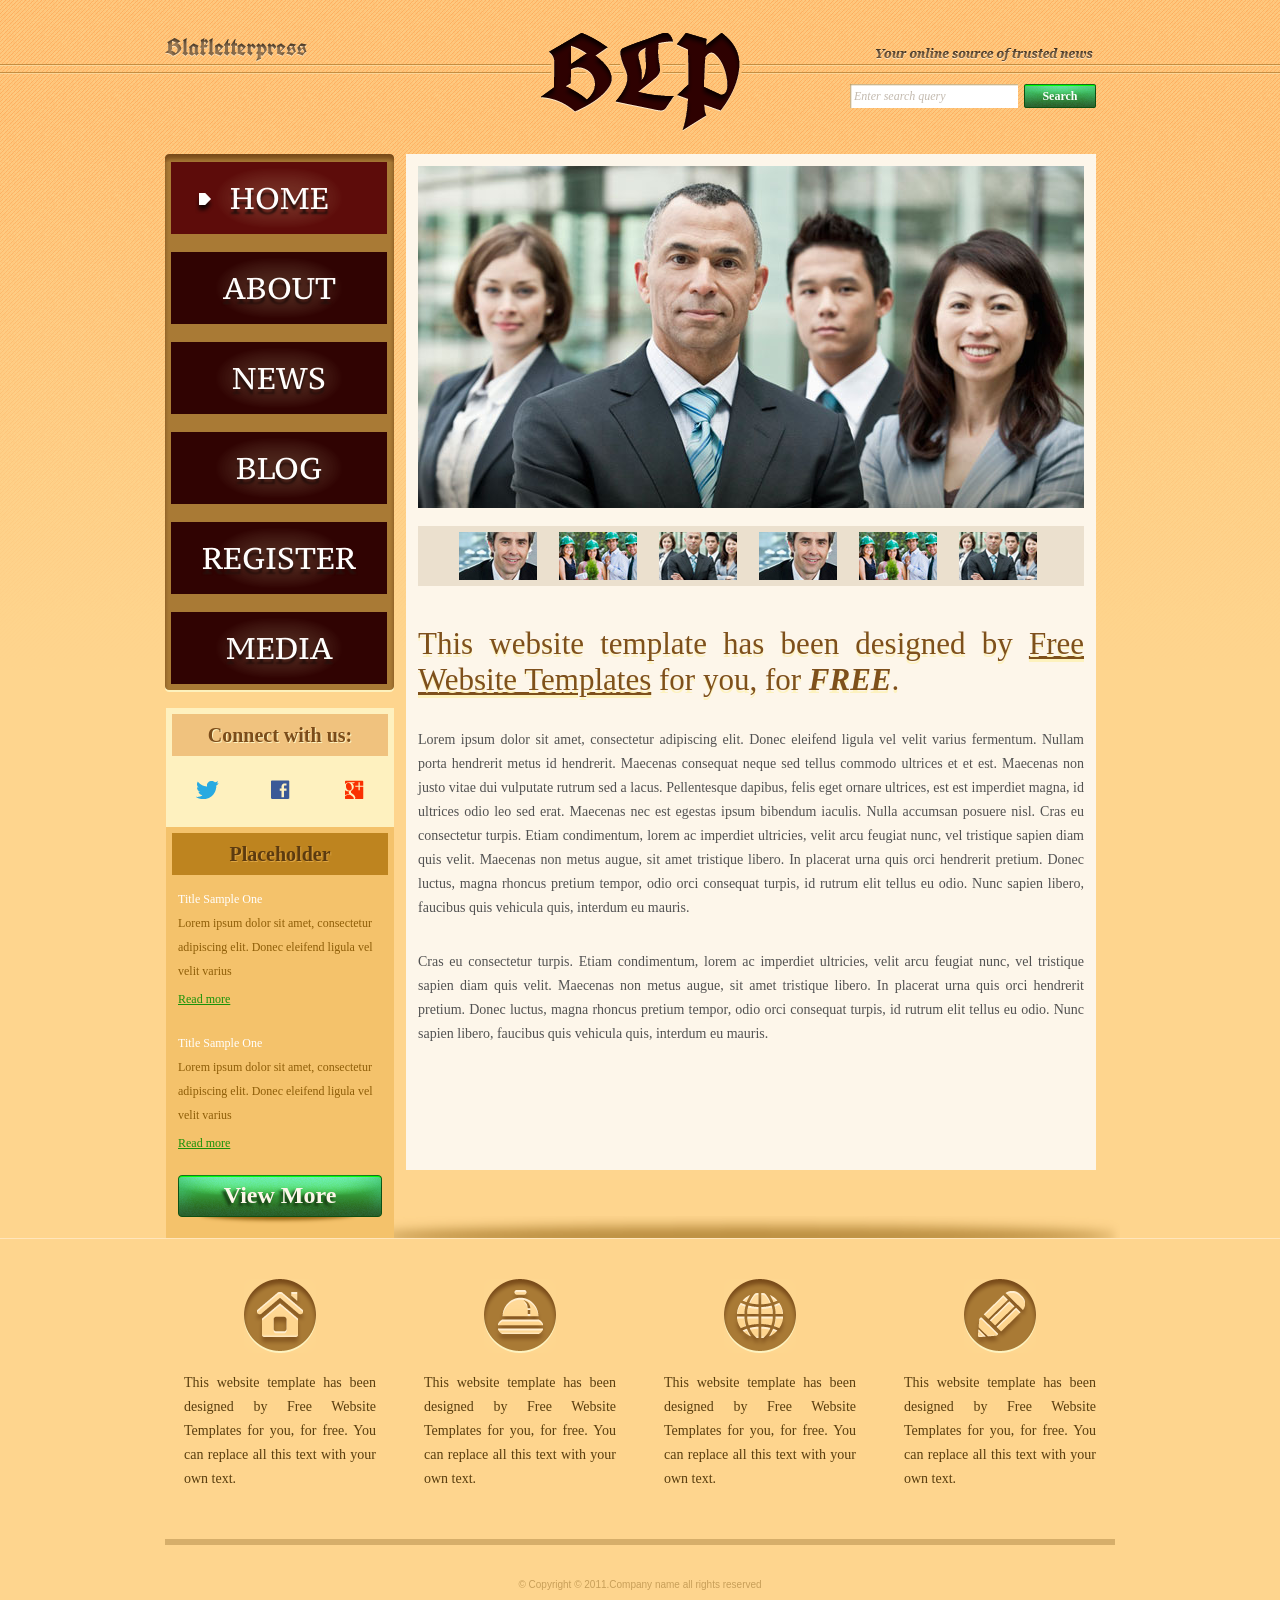
<file: assignment1/index_new.html>
<!DOCTYPE html>
<!-- Website template by freewebsitetemplates.com -->
<html lang="vi">
<head>
	<meta charset="UTF-8">
	<meta name="viewport" content="width=device-width, initial-scale=1.0">
	<meta name="description" content="Blakletterpress - Mẫu trang web tin tức và tạp chí chất lượng cao.">
	<title>Blakletterpress Website Template - HTML5 Semantic Refactor</title>
	<link rel="stylesheet" href="css/style.css" type="text/css">
</head>
<body>
	<div id="page">
		<!-- Header Semantic -->
		<header id="header">
			<div id="motto">
				<a href="index.html" class="sitename"><img src="images/blakletterpress.png" height="24" width="142" alt="SiteName"></a>
				<p>
					<img src="images/header-text.png" height="14" width="218" alt="Text">
				</p>
			</div>
			<div id="logo">
				<a href="index.html"><img src="images/logo.png" alt="LOGO"></a>
			</div>
			<div id="searchbar">
				<form action="#" method="post">
					<input type="text" value="Enter search query" class="txtfield" onBlur="javascript:if(this.value==''){this.value=this.defaultValue;}" onFocus="javascript:if(this.value==this.defaultValue){this.value='';}">
					<input type="submit" value="Search" class="btn">
				</form>
			</div>
		</header>

		<!-- Main Content Area -->
		<div id="contents">
			<main id="main">
				<section id="gallery">
					<div>
						<img src="images/team-large.jpg" alt="Đội ngũ Blakletterpress">
					</div>
					<ul>
						<li><img src="images/smiling.jpg" alt="Thành viên mỉm cười"></li>
						<li><img src="images/ecofriends.jpg" alt="Đối tác thân thiện"></li>
						<li><img src="images/team.jpg" alt="Nhóm làm việc"></li>
						<li><img src="images/smiling.jpg" alt="Thành viên mỉm cười"></li>
						<li><img src="images/ecofriends.jpg" alt="Đối tác thân thiện"></li>
						<li><img src="images/team.jpg" alt="Nhóm làm việc"></li>
					</ul>
				</section>
				<article class="body">
					<h1>This website template has been designed by <a href="http://www.freewebsitetemplates.com/">Free Website Templates</a> for you, for <em>free</em>.</h1>
					<p>
						Lorem ipsum dolor sit amet, consectetur adipiscing elit. Donec eleifend ligula vel velit varius fermentum. Nullam porta hendrerit metus id hendrerit. Maecenas consequat neque sed tellus commodo ultrices et et est. Maecenas non justo vitae dui vulputate rutrum sed a lacus. Pellentesque dapibus, felis eget ornare ultrices, est est imperdiet magna, id ultrices odio leo sed erat. Maecenas nec est egestas ipsum bibendum iaculis. Nulla accumsan posuere nisl. Cras eu consectetur turpis. Etiam condimentum, lorem ac imperdiet ultricies, velit arcu feugiat nunc, vel tristique sapien diam quis velit. Maecenas non metus augue, sit amet tristique libero. In placerat urna quis orci hendrerit pretium. Donec luctus, magna rhoncus pretium tempor, odio orci consequat turpis, id rutrum elit tellus eu odio. Nunc sapien libero, faucibus quis vehicula quis, interdum eu mauris.
					</p>
					<p>
						Cras eu consectetur turpis. Etiam condimentum, lorem ac imperdiet ultricies, velit arcu feugiat nunc, vel tristique sapien diam quis velit. Maecenas non metus augue, sit amet tristique libero. In placerat urna quis orci hendrerit pretium. Donec luctus, magna rhoncus pretium tempor, odio orci consequat turpis, id rutrum elit tellus eu odio. Nunc sapien libero, faucibus quis vehicula quis, interdum eu mauris.
					</p>
				</article>
			</main>

			<!-- Sidebar Semantic -->
			<aside id="sidebar">
				<nav id="navigation">
					<div>
						<ul>
							<li class="selected"><a href="index.html">Home</a></li>
							<li><a href="about.html">About</a></li>
							<li><a href="news.html">News</a></li>
							<li><a href="blog.html">Blog</a></li>
							<li><a href="register.html">Register</a></li>
							<li><a href="media.html">Media</a></li>
						</ul>
					</div>
				</nav>
				<section class="section">
					<div id="connect">
						<h2>Connect with us:</h2>
						<a href="http://freewebsitetemplates.com/go/twitter/" target="_blank" class="twitter"></a> 
						<a href="http://freewebsitetemplates.com/go/facebook/" target="_blank" class="facebook"></a> 
						<a href="http://freewebsitetemplates.com/go/googleplus/" target="_blank" class="googleplus"></a>
					</div>
				</section>
				<section class="section">
					<div id="posts">
						<h2>Placeholder</h2>
						<ul>
							<li>
								<h5>Title Sample One</h5>
								<p>Lorem ipsum dolor sit amet, consectetur adipiscing elit. Donec eleifend ligula vel velit varius</p>
								<a href="news.html" class="more">Read more</a>
							</li>
							<li>
								<h5>Title Sample One</h5>
								<p>Lorem ipsum dolor sit amet, consectetur adipiscing elit. Donec eleifend ligula vel velit varius</p>
								<a href="news.html" class="more">Read more</a>
							</li>
						</ul>
						<a href="news.html" class="btn2">View More</a>
					</div>
				</section>
			</aside>
		</div>

		<!-- Footer Semantic -->
		<footer id="footer">
			<div>
				<ul id="featured">
					<li>
						<a href="index.html" class="home"></a>
						<p>This website template has been designed by Free Website Templates for you, for free. You can replace all this text with your own text.</p>
					</li>
					<li>
						<a href="index.html" class="bell"></a>
						<p>This website template has been designed by Free Website Templates for you, for free. You can replace all this text with your own text.</p>
					</li>
					<li>
						<a href="index.html" class="globe"></a>
						<p>This website template has been designed by Free Website Templates for you, for free. You can replace all this text with your own text.</p>
					</li>
					<li>
						<a href="index.html" class="pencil"></a>
						<p>This website template has been designed by Free Website Templates for you, for free. You can replace all this text with your own text.</p>
					</li>
				</ul>
				<p id="footnote">
					© Copyright © 2011.Company name all rights reserved
				</p>
			</div>
		</footer>
	</div>
</body>
</html>
</file>
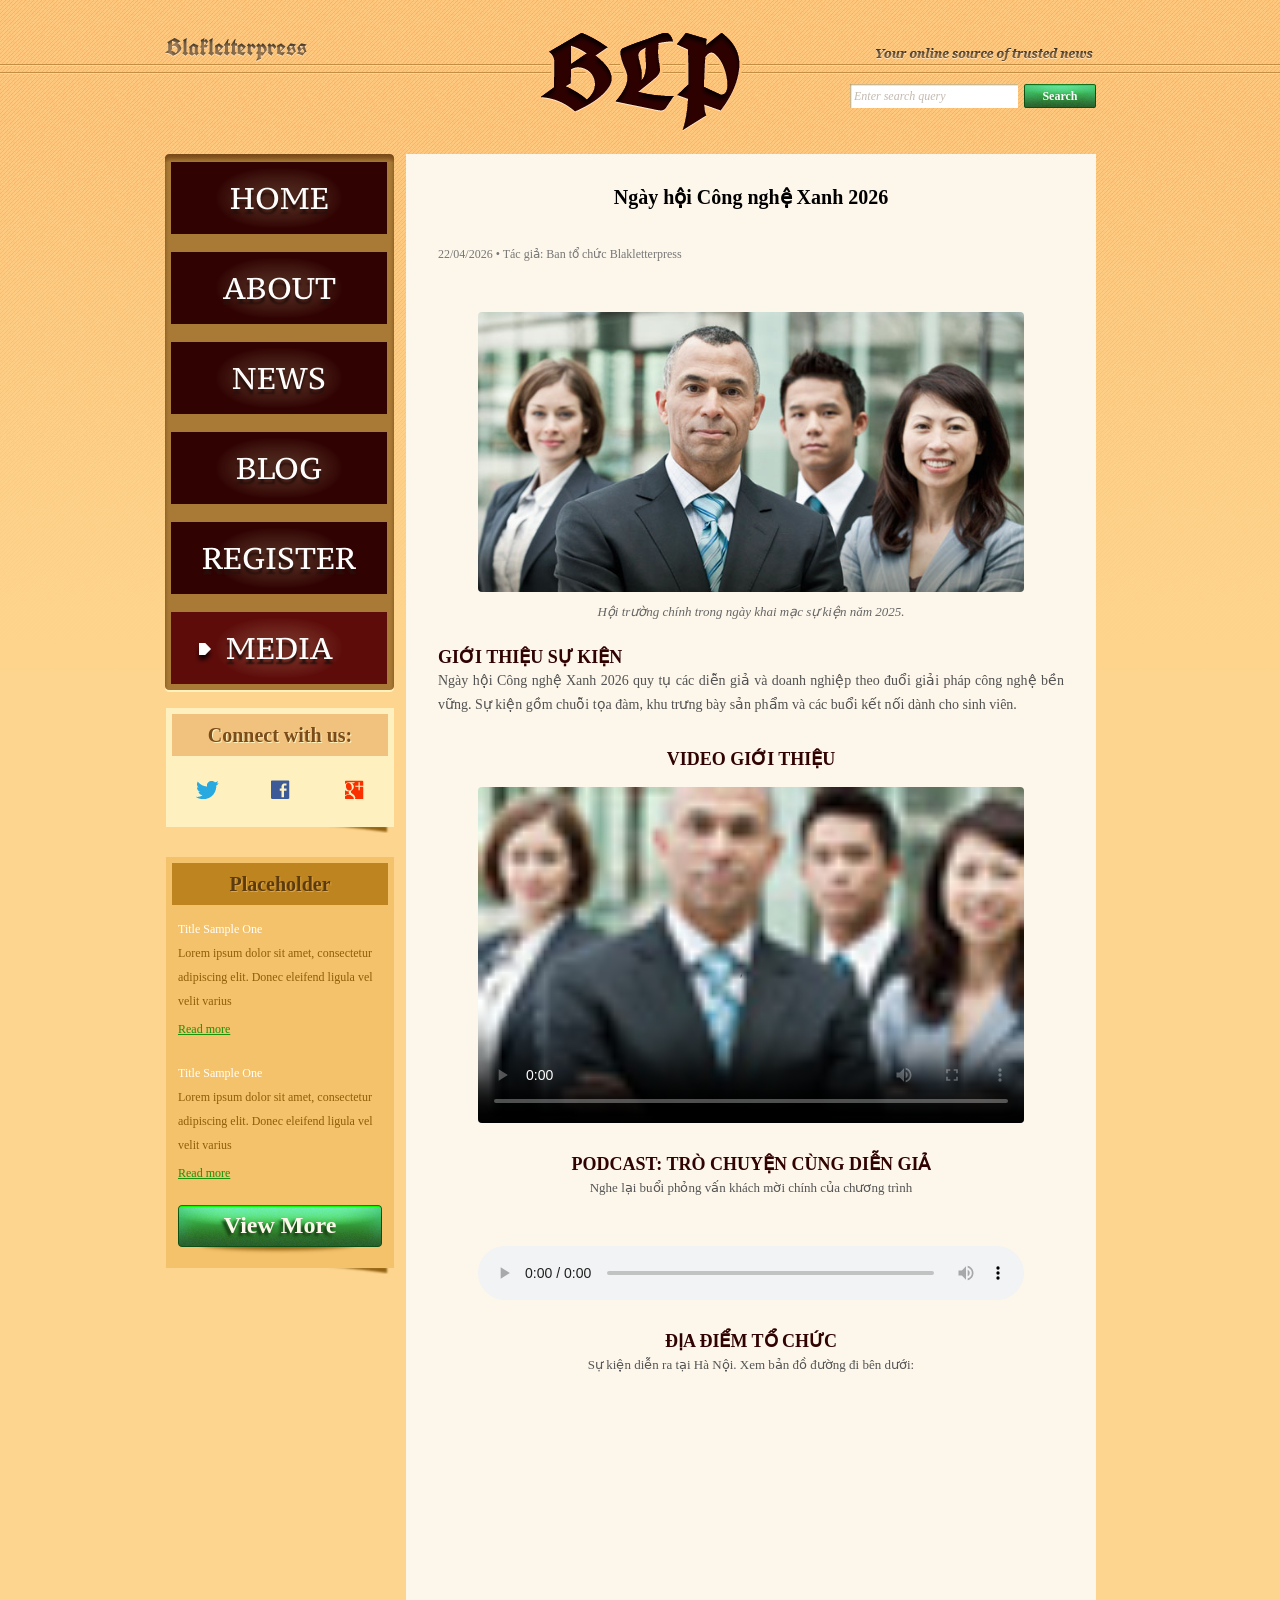
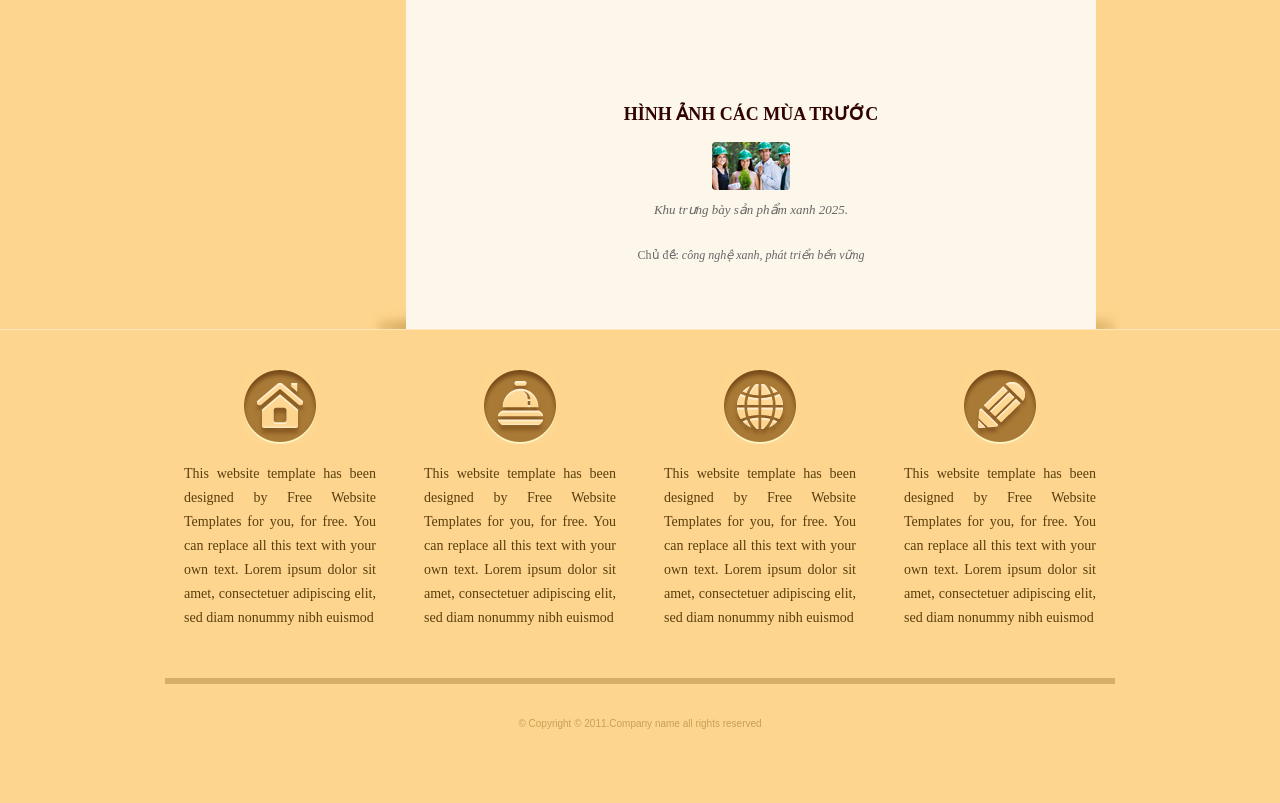
<file: assignment1/media.html>
<!DOCTYPE html>
<!-- Website template by freewebsitetemplates.com -->
<html>
<head>
	<meta charset="UTF-8">
	<title>Media - Blakletterpress</title>
	<link rel="stylesheet" href="css/style.css" type="text/css">
</head>
<body>
	<div id="page">
		<div id="header">
			<div id="motto">
				<a href="index.html" class="sitename"><img src="images/blakletterpress.png" height="24" width="142" alt="SiteName"></a>
				<p>
					<img src="images/header-text.png" height="14" width="218" alt="Text">
				</p>
			</div>
			<div id="logo">
				<a href="index.html"><img src="images/logo.png" alt="LOGO"></a>
			</div>
			<div id="searchbar">
				<form action="#" method="post">
					<input type="text" value="Enter search query" class="txtfield" onBlur="javascript:if(this.value==''){this.value=this.defaultValue;}" onFocus="javascript:if(this.value==this.defaultValue){this.value='';}">
					<input type="submit" value="Search" class="btn">
				</form>
			</div>
		</div>
		<div id="contents">
			<div id="main">
				<div class="media-container">
					<article>
						<h2>Ngày hội Công nghệ Xanh 2026</h2>
						<p style="font-size: 12px; color: #777; margin-bottom: 15px;">
							<time datetime="2026-04-22">22/04/2026</time> • Tác giả: <span>Ban tổ chức Blakletterpress</span>
						</p>

						<figure class="media-item">
							<img src="images/team-large.jpg" alt="Hội trường chính trong ngày khai mạc sự kiện năm 2025.">
							<figcaption class="media-caption">Hội trường chính trong ngày khai mạc sự kiện năm 2025.</figcaption>
						</figure>

						<section>
							<h3>Giới thiệu sự kiện</h3>
							<p>
								Ngày hội Công nghệ Xanh 2026 quy tụ các diễn giả và doanh nghiệp theo đuổi giải pháp công nghệ bền vững. Sự kiện gồm chuỗi tọa đàm, khu trưng bày sản phẩm và các buổi kết nối dành cho sinh viên.
							</p>
						</section>

						<section>
							<h3 style="text-align: center;">Video giới thiệu</h3>
							<figure class="media-item">
								<video controls poster="images/team.jpg">
									<source src="https://www.w3schools.com/html/mov_bbb.mp4" type="video/mp4">
									Trình duyệt của bạn không hỗ trợ thẻ video.
								</video>
							</figure>
						</section>

						<section>
							<h3 style="text-align: center;">Podcast: Trò chuyện cùng diễn giả</h3>
							<p style="text-align: center; font-size: 13px; color: #555;">Nghe lại buổi phỏng vấn khách mời chính của chương trình</p>
							<figure class="media-item">
								<audio controls>
									<source src="https://www.w3schools.com/html/horse.mp3" type="audio/mpeg">
									Trình duyệt của bạn không hỗ trợ thẻ audio.
								</audio>
							</figure>
						</section>

						<section>
							<h3 style="text-align: center;">Địa điểm tổ chức</h3>
							<p style="text-align: center; font-size: 13px; color: #555;">Sự kiện diễn ra tại Hà Nội. Xem bản đồ đường đi bên dưới:</p>
							<figure class="media-item">
								<iframe src="https://www.google.com/maps/embed?pb=!1m18!1m12!1m3!1d59587.94583116177!2d105.801944!3d21.028511!2m3!1f0!2f0!3f0!3m2!1i1024!2i768!4f13.1!3m3!1m2!1s0x3135ab9bd9861ca1%3A0x325d1686251307e4!2sHa%20Noi%2C%20Vietnam!5e0!3m2!1sen!2s!4v1650000000000!5m2!1sen!2s" width="100%" height="250" style="border:0;" allowfullscreen="" loading="lazy"></iframe>
							</figure>
						</section>

						<section>
							<h3 style="text-align: center;">Hình ảnh các mùa trước</h3>
							<figure class="media-item">
								<img src="images/ecofriends.jpg" alt="Khu trưng bày sản phẩm xanh 2025.">
								<figcaption class="media-caption">Khu trưng bày sản phẩm xanh 2025.</figcaption>
							</figure>
							<p style="font-size: 12px; color: #666; text-align: center;">Chủ đề: <em>công nghệ xanh, phát triển bền vững</em></p>
						</section>
					</article>
				</div>
			</div>
			<div id="sidebar">
				<div id="navigation">
					<div>
						<ul>
							<li>
								<a href="index.html">Home</a>
							</li>
							<li>
								<a href="about.html">About</a>
							</li>
							<li>
								<a href="news.html">News</a>
							</li>
							<li>
								<a href="blog.html">Blog</a>
							</li>
							<li>
								<a href="register.html">Register</a>
							</li>
							<li class="selected">
								<a href="media.html">Media</a>
							</li>
						</ul>
					</div>
				</div>
				<div class="section">
					<div id="connect">
						<h2>Connect with us:</h2>
						<a href="http://freewebsitetemplates.com/go/twitter/" target="_blank" class="twitter"></a> <a href="http://freewebsitetemplates.com/go/facebook/" target="_blank" class="facebook"></a> <a href="http://freewebsitetemplates.com/go/googleplus/" target="_blank" class="googleplus"></a>
					</div>
				</div>
				<div class="section">
					<div id="posts">
						<h2>Placeholder</h2>
						<ul>
							<li>
								<h5>Title Sample One</h5>
								<p>
									Lorem ipsum dolor sit amet, consectetur adipiscing elit. Donec eleifend ligula vel velit varius
								</p>
								<a href="news.html" class="more">Read more</a>
							</li>
							<li>
								<h5>Title Sample One</h5>
								<p>
									Lorem ipsum dolor sit amet, consectetur adipiscing elit. Donec eleifend ligula vel velit varius
								</p>
								<a href="news.html" class="more">Read more</a>
							</li>
						</ul>
						<a href="news.html" class="btn2">View More</a>
					</div>
				</div>
			</div>
		</div>
		<div id="footer">
			<div>
				<ul id="featured">
					<li>
						<a href="index.html" class="home"></a>
						<p>
							This website template has been designed by Free Website Templates for you, for free. You can replace all this text with your own text. Lorem ipsum dolor sit amet, consectetuer adipiscing elit, sed diam nonummy nibh euismod
						</p>
					</li>
					<li>
						<a href="index.html" class="bell"></a>
						<p>
							This website template has been designed by Free Website Templates for you, for free. You can replace all this text with your own text. Lorem ipsum dolor sit amet, consectetuer adipiscing elit, sed diam nonummy nibh euismod
						</p>
					</li>
					<li>
						<a href="index.html" class="globe"></a>
						<p>
							This website template has been designed by Free Website Templates for you, for free. You can replace all this text with your own text. Lorem ipsum dolor sit amet, consectetuer adipiscing elit, sed diam nonummy nibh euismod
						</p>
					</li>
					<li>
						<a href="index.html" class="pencil"></a>
						<p>
							This website template has been designed by Free Website Templates for you, for free. You can replace all this text with your own text. Lorem ipsum dolor sit amet, consectetuer adipiscing elit, sed diam nonummy nibh euismod
						</p>
					</li>
				</ul>
				<p id="footnote">
					© Copyright © 2011.Company name all rights reserved
				</p>
			</div>
		</div>
	</div>
</body>
</html>
</file>
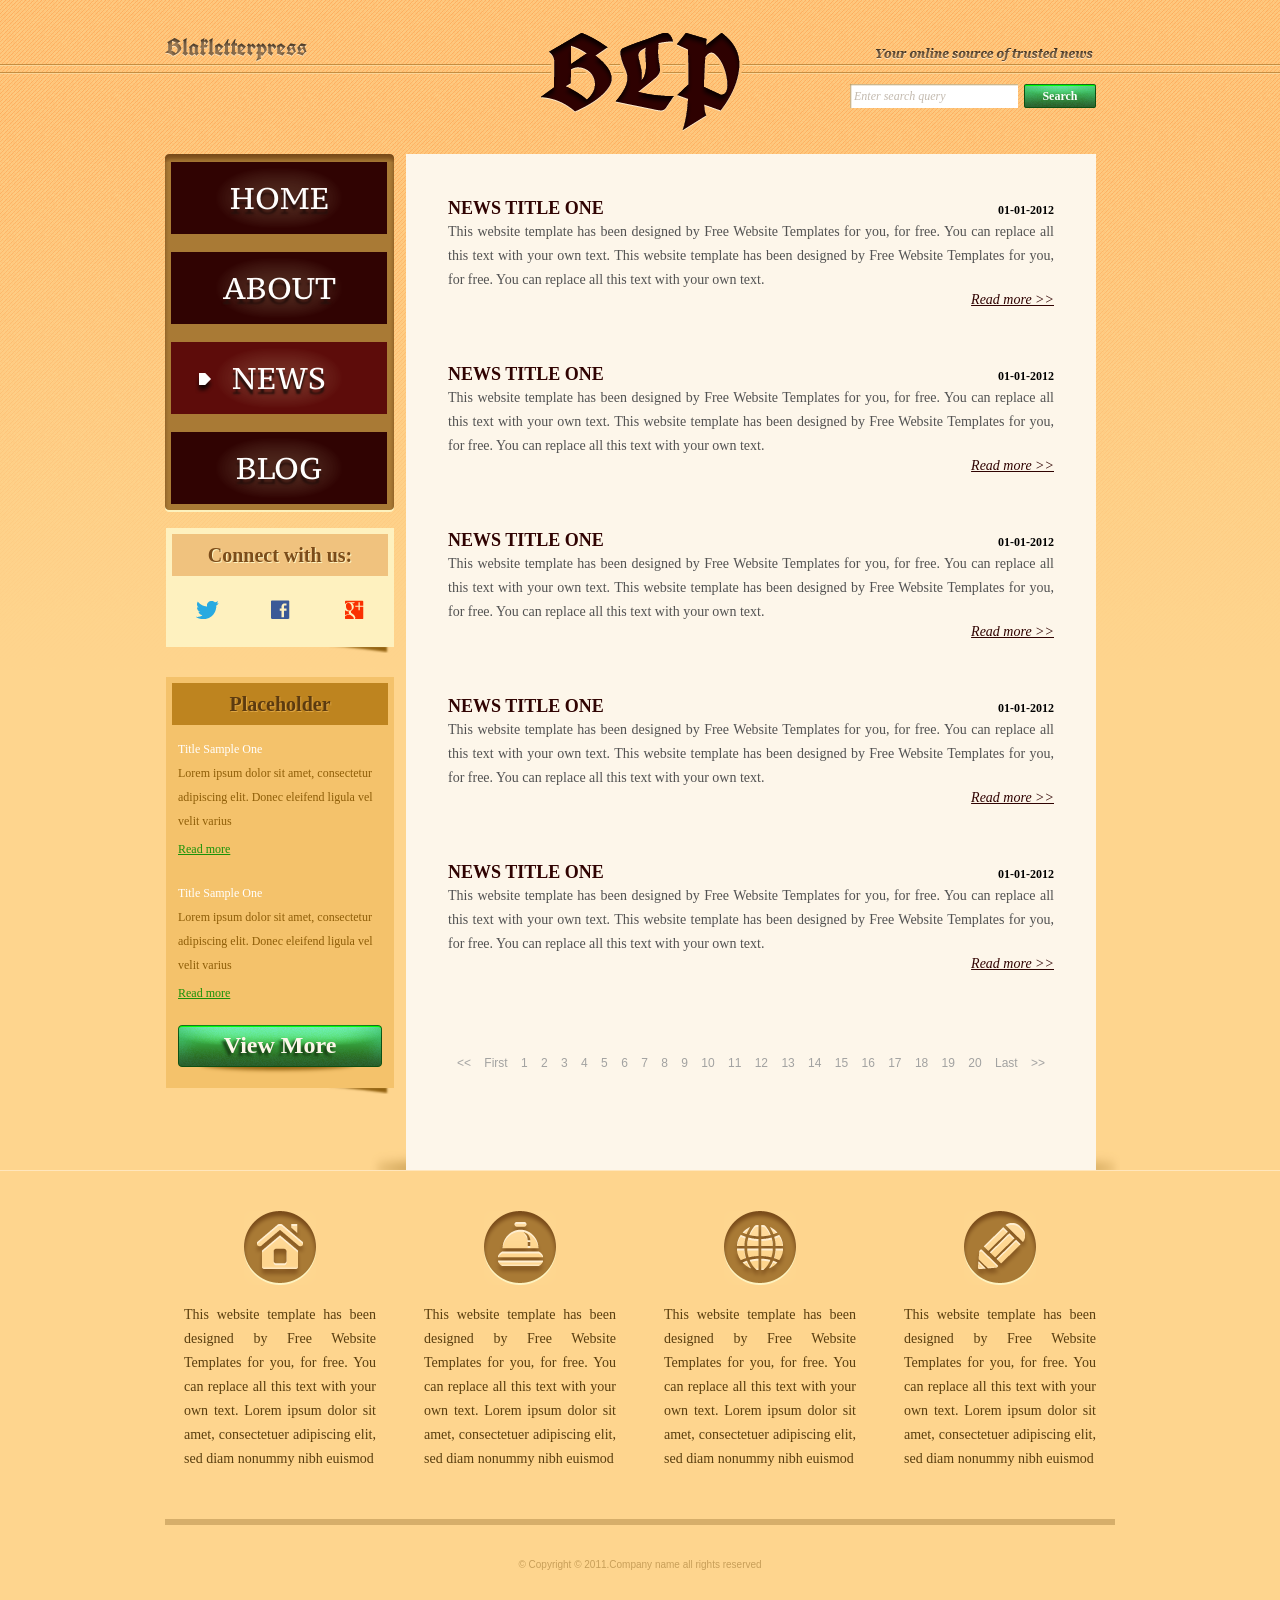
<file: assignment1/news.html>
<!DOCTYPE html>
<!-- Website template by freewebsitetemplates.com -->
<html>
<head>
	<meta charset="UTF-8">
	<title>News - Blakletterpress Website Template</title>
	<link rel="stylesheet" href="css/style.css" type="text/css">
</head>
<body>
	<div id="page">
		<div id="header">
			<div id="motto">
				<a href="index.html" class="sitename"><img src="images/blakletterpress.png" height="24" width="142" alt="SiteName"></a>
				<p>
					<img src="images/header-text.png" height="14" width="218" alt="Text">
				</p>
			</div>
			<div id="logo">
				<a href="index.html"><img src="images/logo.png" alt="LOGO"></a>
			</div>
			<div id="searchbar">
				<form action="#" method="post">
					<input type="text" value="Enter search query" class="txtfield" onBlur="javascript:if(this.value==''){this.value=this.defaultValue;}" onFocus="javascript:if(this.value==this.defaultValue){this.value='';}">
					<input type="submit" value="Search" class="btn">
				</form>
			</div>
		</div>
		<div id="contents">
			<div id="main">
				<div class="body">
					<ul id="list">
						<li>
							<span class="time">01-01-2012</span>
							<h3>NEWS TITLE ONE</h3>
							<p>
								This website template has been designed by Free Website Templates for you, for free. You can replace all this text with your own text. This website template has been designed by Free Website Templates for you, for free. You can replace all this text with your own text.
							</p>
							<a href="news.html" class="more">Read more >></a>
						</li>
						<li>
							<span class="time">01-01-2012</span>
							<h3>NEWS TITLE ONE</h3>
							<p>
								This website template has been designed by Free Website Templates for you, for free. You can replace all this text with your own text. This website template has been designed by Free Website Templates for you, for free. You can replace all this text with your own text.
							</p>
							<a href="news.html" class="more">Read more >></a>
						</li>
						<li>
							<span class="time">01-01-2012</span>
							<h3>NEWS TITLE ONE</h3>
							<p>
								This website template has been designed by Free Website Templates for you, for free. You can replace all this text with your own text. This website template has been designed by Free Website Templates for you, for free. You can replace all this text with your own text.
							</p>
							<a href="news.html" class="more">Read more >></a>
						</li>
						<li>
							<span class="time">01-01-2012</span>
							<h3>NEWS TITLE ONE</h3>
							<p>
								This website template has been designed by Free Website Templates for you, for free. You can replace all this text with your own text. This website template has been designed by Free Website Templates for you, for free. You can replace all this text with your own text.
							</p>
							<a href="news.html" class="more">Read more >></a>
						</li>
						<li>
							<span class="time">01-01-2012</span>
							<h3>NEWS TITLE ONE</h3>
							<p>
								This website template has been designed by Free Website Templates for you, for free. You can replace all this text with your own text. This website template has been designed by Free Website Templates for you, for free. You can replace all this text with your own text.
							</p>
							<a href="news.html" class="more">Read more >></a>
						</li>
					</ul>
					<div id="pagination">
						<a href="news.html">&lt;&lt;</a> <a href="news.html">First</a> <a href="news.html">1</a> <a href="news.html">2</a> <a href="news.html">3</a> <a href="news.html">4</a> <a href="news.html">5</a> <a href="news.html">6</a> <a href="news.html">7</a> <a href="news.html">8</a> <a href="news.html">9</a> <a href="news.html">10</a> <a href="news.html">11</a> <a href="news.html">12</a> <a href="news.html">13</a> <a href="news.html">14</a> <a href="news.html">15</a> <a href="news.html">16</a> <a href="news.html">17</a> <a href="news.html">18</a> <a href="news.html">19</a> <a href="news.html">20</a> <a href="news.html">Last</a> <a href="news.html">&gt;&gt;</a>
					</div>
				</div>
			</div>
			<div id="sidebar">
				<div id="navigation">
					<div>
						<ul>
							<li>
								<a href="index.html">Home</a>
							</li>
							<li>
								<a href="about.html">About</a>
							</li>
							<li class="selected">
								<a href="news.html">News</a>
							</li>
							<li>
								<a href="blog.html">Blog</a>
							</li>
						</ul>
					</div>
				</div>
				<div class="section">
					<div id="connect">
						<h2>Connect with us:</h2>
						<a href="http://freewebsitetemplates.com/go/twitter/" target="_blank" class="twitter"></a> <a href="http://freewebsitetemplates.com/go/facebook/" target="_blank" class="facebook"></a> <a href="http://freewebsitetemplates.com/go/googleplus/" target="_blank" class="googleplus"></a>
					</div>
				</div>
				<div class="section">
					<div id="posts">
						<h2>Placeholder</h2>
						<ul>
							<li>
								<h5>Title Sample One</h5>
								<p>
									Lorem ipsum dolor sit amet, consectetur adipiscing elit. Donec eleifend ligula vel velit varius
								</p>
								<a href="news.html" class="more">Read more</a>
							</li>
							<li>
								<h5>Title Sample One</h5>
								<p>
									Lorem ipsum dolor sit amet, consectetur adipiscing elit. Donec eleifend ligula vel velit varius
								</p>
								<a href="news.html" class="more">Read more</a>
							</li>
						</ul>
						<a href="news.html" class="btn2">View More</a>
					</div>
				</div>
			</div>
		</div>
		<div id="footer">
			<div>
				<ul id="featured">
					<li>
						<a href="index.html" class="home"></a>
						<p>
							This website template has been designed by Free Website Templates for you, for free. You can replace all this text with your own text. Lorem ipsum dolor sit amet, consectetuer adipiscing elit, sed diam nonummy nibh euismod
						</p>
					</li>
					<li>
						<a href="index.html" class="bell"></a>
						<p>
							This website template has been designed by Free Website Templates for you, for free. You can replace all this text with your own text. Lorem ipsum dolor sit amet, consectetuer adipiscing elit, sed diam nonummy nibh euismod
						</p>
					</li>
					<li>
						<a href="index.html" class="globe"></a>
						<p>
							This website template has been designed by Free Website Templates for you, for free. You can replace all this text with your own text. Lorem ipsum dolor sit amet, consectetuer adipiscing elit, sed diam nonummy nibh euismod
						</p>
					</li>
					<li>
						<a href="index.html" class="pencil"></a>
						<p>
							This website template has been designed by Free Website Templates for you, for free. You can replace all this text with your own text. Lorem ipsum dolor sit amet, consectetuer adipiscing elit, sed diam nonummy nibh euismod
						</p>
					</li>
				</ul>
				<p id="footnote">
					© Copyright © 2011.Company name all rights reserved
				</p>
			</div>
		</div>
	</div>
</body>
</html>
</file>
<file: assignment1/css/style.css>
/* Website template by freewebsitetemplates.com */
@font-face {
	font-family: 'PTSerif-Caption';
	src: url('../fonts/PT_Serif-Caption-Web-Regular.eot');
	src: local('☺'), url('../fonts/PT_Serif-Caption-Web-Regular.woff') format('woff'), url('../fonts/PT_Serif-Caption-Web-Regular.ttf') format('truetype'), url('../fonts/PT_Serif-Caption-Web-Regular.svg') format('svg');
	font-weight: normal;
	font-style: normal;
}
@font-face {
	font-family: 'UnifrakturCook-Bold';
	src: url('../fonts/UnifrakturCook-Bold.eot');
	src: local('☺'), url('../fonts/UnifrakturCook-Bold.woff') format('woff'), url('../fonts/UnifrakturCook-Bold.ttf') format('truetype'), url('../fonts/UnifrakturCook-Bold.svg') format('svg');
	font-weight: normal;
	font-style: normal;
}
body {
	background: #fed58e url(../images/bg-body.png) repeat-x left top;
	font-family: Georgia, "Times New Roman", Times, serif;
	margin: 0;
}
#background {
}
#page {
	width: 960px;
	margin: 0 auto;
}
img {
	border: 0;
}
/*------------------------------ SPRITES ------------------------------*/
.btn, .btn2, #searchbar form input.txtfield, #navigation li, #navigation li a:hover, #navigation li.selected a {
	background: url(../images/interface.png) no-repeat;
}
#navigation, #navigation > div, #navigation ul {
	background-image: url(../images/bg-navigation.png);
	background-repeat: no-repeat;
}
#connect > a, #featured li > a {
	background: url(../images/icons.png) no-repeat;
}
.btn {
	background-position: -178px 0;
	color: #fcfefc;
	cursor: pointer;
	font-family: Georgia, "Times New Roman", Times, serif;
	font-size: 12px;
	font-weight: bold;
	height: 24px;
	line-height: 24px;
	width: 72px;
	padding: 0 0 4px;
	text-align: center;
}
.btn:hover {
	background-position: -260px 0;
}
.btn2 {
	background-position: 0 -32px;
	display: block;
	color: #fdf6ea;
	font-family: Georgia, "Times New Roman", Times, serif;
	font-size: 24px;
	font-weight: bold;
	height: 51px;
	line-height: 40px;
	width: 204px;
	text-align: center;
	text-decoration: none;
	text-shadow: -3px 3px 3px #173c13;
}
.btn2:hover {
	background-position: -216px -31px;
}
/*------------------------------ HEADER ------------------------------*/
#header {
	height: 106px;
	padding: 24px 0;
	text-align: center;
	position: relative
}
/** motto **/
#motto {
	text-align: right;
	padding: 13px 27px 15px 0;
}
a.sitename {
	float: left;
	display: inline-block;
	font-family: "UnifrakturCook-Bold";
	font-size: 24px;
	height: 24px;
	margin-left: 5px;
}
#motto p {
	display: inline-block;
	height: 24px;
	line-height: 24px;
	margin: 8px 0 0;
}
/** Logo **/
#logo {
	display: inline-block;
	position: absolute;
	left: 360px;
	top: 24px;
}
/** Searchbar **/
#searchbar {
	padding: 0 24px 15px 0;
	text-align: right;
}
#searchbar form {
	display: inline-block;
*float: right; /** Needed for IE7 **/
}
#searchbar form input {
	float: left;
	border: 0;
	margin: 0;
}
#searchbar input.txtfield {
	background-position: 0 0;
	color: #c3baaf;
	font-family: Georgia, "Times New Roman", Times, serif;
	font-size: 12px;
	font-style: italic;
	height: 24px;
	line-height: 24px;
	width: 160px;
	margin: 0 6px 0 0;
	padding: 0 4px;
}
/*------------------------------ CONTENTS ------------------------------*/
#contents {
	background: url(../images/content-shadow.png) no-repeat right bottom;
*display: inline-block; /** Needed for IE7 **/
}
#contents:after {
	clear:both;
	content:"";
	display:block;
	height:0;
	line-height:0;
	visibility:hidden;
}
#contents h1 {
	color: #7e501c;
	font-size: 31px;
	font-weight: normal;
	margin: 0 0 30px;
	text-align: justify;
	text-shadow: 0 3px #fdf2be;
}
#contents h1 a {
	color: #7e501c;
}
#contents h1 em {
	font-weight: bold;
	text-transform: uppercase;
}
#contents h2 {
	font-size: 20px;
	line-height: 42px;
	margin: 0 0 24px;
	text-align: center;
}
#contents h3 {
	color: #300302;
	font-size: 18px;
	line-height: 24px;
	margin: 0 0 0;
	text-transform: uppercase;
}
#contents h4 {
	color: #300302;
	font-size: 14px;
	line-height: 24px;
	margin: 0;
}
#contents p {
	color: #525252;
	font-size: 14px;
	line-height: 24px;
	margin: 0;
	padding: 0 0 30px;
	text-align: justify;
}
#contents p a {
	color: #525252;
}
#contents p a:hover {
	color: #e19320;
}
/** MAIN **/
#main {
	float: right;
	background-color: #fdf6ea;
	min-height: 982px;
	width: 666px;
	margin: 0 24px 0 12px;
	padding: 12px 12px 22px;
}
#main div.body {
	padding: 0 30px;
}
/** list **/
#list {
	list-style: none;
	margin: 30px 0;
	padding: 0;
}
#list li {
	display: inline-block;
	width: 100%;
	margin: 0 0 54px;
}
#list span.time {
	float: right;
	font-size: 12px;
	font-weight: bold;
	margin: 7px 0 0;
}
#list li p {
	padding-bottom: 0;
}
#list li a.more {
	float: right;
	color: #300302;
	font-size: 14px;
	font-style: italic;
}
#list li a.more:hover {
	color: #097a07;
}
/** pagination **/
#pagination {
	font-family: Arial, Helvetica, sans-serif;
	font-size: 12px;
	text-align: center;
}
#pagination a {
	color: #a2a2a1;
	margin: 0 3px;
	padding: 0 2px;
	text-decoration: none;
}
#pagination a:hover {
	color: #be841f;
}
/** gallery **/
#gallery {
	margin: 0 0 36px;
}
#gallery > div {
	margin: 0 0 14px;
}
#gallery ul {
	background-color: #ebe0ce;
	display: inline-block;
	list-style: none;
	width: 606px;
	margin: 0;
	padding: 6px 30px;
}
#gallery ul li {
	float: left;
	cursor: pointer;
	height: 48px;
	width: 78px;
	margin: 0 11px;
}
#gallery ul li:hover {
	filter:alpha(opacity=80);
	opacity: 0.8;
}
/** SIDEBAR **/
#sidebar {
	float: left;
	height: auto;
	width: 229px;
	margin-left: 5px;
}
#sidebar div.section {
	background: url(../images/box-shadow-bottom.png) no-repeat left bottom;
	margin: 0 0 24px;
	padding: 0 0 6px;
}
/** Navigation **/
#navigation {
	background-position: -468px bottom;
	margin: 0 0 16px;
	padding: 0 0 8px;
}
#navigation > div {
	background-position: 0 top;
	padding: 8px 0 0;
}
#navigation ul {
	background-position: -234px top;
	background-repeat: repeat-y;
	list-style: none;
	margin: 0;
	padding: 0 6px;
}
#navigation li {
	background-position: 0 -90px;
	height: 72px;
	width: 216px;
	margin-top: 18px;
}
#navigation li:hover, #navigation li.selected {
	background-position: -226px -90px;
}
#navigation li:first-child {
	margin-top: 0;
}
#navigation li a {
	color: #fffefd;
	display: block;
	font: 30px/72px "PTSerif-Caption";
	text-align: center;
	text-decoration: none;
	text-transform: uppercase;
	text-shadow: 0 5px 2px #27100c;
}
#navigation li a:hover, #navigation li.selected a {
	background-position: 24px -162px;
}
/** connect **/
#connect {
	background-color: #fef1bf;
	margin-left: 1px;
	padding: 6px;
}
#connect h2 {
	background-color: #f0c27e;
	color: #7b4c1a;
	text-shadow: 1px 1px #fdf2be;
}
#connect > a {
	display: inline-block;
	height: 19px;
	width: 23px;
	margin: 0 24px 18px;
}
#connect a.twitter {
	background-position: 0 0;
}
#connect a.facebook {
	background-position: -72px 0;
	width: 19px;
}
#connect a.googleplus {
	background-position: -141px 0;
	width: 22px;
}
/** Post **/
#posts {
	background-color: #f4c26b;
	margin-left: 1px;
	padding: 6px;
}
#posts h2 {
	background-color: #be841f;
	color: #5c3b10;
	margin-bottom: 12px;
	text-shadow: 1px 1px #dfa643;
}
#posts ul {
	list-style: none;
	margin: 0;
	padding: 0 6px;
	overflow: hidden;
}
#posts li {
	margin: 0 0 24px;
}
#posts h5 {
	color: #fff;
	font-size: 12px;
	font-weight: normal;
	line-height: 24px;
	margin: 0;
}
#posts p {
	color: #8f5e08;
	font-size: 12px;
	padding-bottom: 6px;
	text-align: left;
}
#posts a.more {
	color: #199209;
	font-size: 12px;
}
#posts a.more:hover {
	color: #bb8528;
}
#posts a.btn2 {
	margin: 0 auto 6px;
}
/** hover states **/
#contents h1 a:hover, #posts p a:hover {
	text-decoration: none;
}
/*------------------------------ FOOTER ------------------------------*/
#footer {
	border-top: 1px solid #ffe6bc;
	width: 100%;
	padding: 40px 0;
	position: absolute;
	left: 0;
}
#footer > div {
	width: 960px;
	margin: 0 auto;
}
/** featured **/
#featured {
	display: inline-block;
	list-style: none;
	margin: 0 0 30px;
	padding: 0;
}
#featured li {
	float: left;
	width: 192px;
	margin: 0 24px;
}
#featured li > a {
	display: block;
	height: 74px;
	width: 72px;
	margin: 0 auto 18px;
}
#featured li a.home {
	background-position: -91px -27px;
}
#featured li a.bell {
	background-position: -91px -112px;
}
#featured li a.globe {
	background-position: -91px -196px;
}
#featured li a.pencil {
	background-position: -91px -280px;
}
#featured li a.home:hover {
	background-position: 0 -27px;
}
#featured li a.bell:hover {
	background-position: 0 -112px;
}
#featured li a.globe:hover {
	background-position: 0 -196px;
}
#featured li a.pencil:hover {
	background-position: 0 -280px;
}
#featured li p {
	color: #593e0f;
	font: 14px/24px "Times New Roman", Times, serif;
	text-align: justify;
}
#featured li p a {
	color: #593e0f;
}
#featured li p a:hover {
	color: #bb8528;
}
#footnote {
	color: #c89f59;
	font-family: "Trebuchet MS", Arial, Helvetica, sans-serif;
	font-size: 10px;
	width: 950px;
	border-top: 6px solid #d6ae6a;
	margin: 0 auto;
	padding: 34px 0;
	text-align: center;
}


/* Additions for Form and Media pages */
.form-container {
	padding: 10px 20px;
}
.form-container h2 {
	color: #7e501c;
	font-size: 24px;
	margin-bottom: 10px;
	text-align: left !important;
}
.form-subtitle {
	font-size: 13px;
	color: #666;
	margin-bottom: 20px;
}
.form-group-box {
	border: 1px solid #ccc;
	border-radius: 4px;
	padding: 15px;
	margin-bottom: 20px;
	background: #fff;
}
.form-group-box legend {
	font-weight: bold;
	color: #333;
	padding: 0 8px;
	font-size: 14px;
}
.form-row {
	margin-bottom: 15px;
}
.form-row label {
	display: block;
	font-size: 13px;
	font-weight: bold;
	color: #444;
	margin-bottom: 5px;
}
.form-row input[type="text"],
.form-row input[type="email"],
.form-row input[type="password"],
.form-row input[type="date"],
.form-row input[type="number"],
.form-row select,
.form-row textarea {
	width: 95%;
	padding: 6px 10px;
	border: 1px solid #ccc;
	border-radius: 3px;
	font-size: 13px;
	font-family: inherit;
}
.form-row textarea {
	height: 70px;
	resize: vertical;
}
.radio-group, .checkbox-group {
	display: flex;
	gap: 15px;
	align-items: center;
	font-size: 13px;
}
.btn-submit {
	background: #1b7e36;
	color: white;
	border: none;
	padding: 8px 18px;
	border-radius: 3px;
	cursor: pointer;
	font-weight: bold;
	margin-right: 10px;
}
.btn-reset {
	background: #1b7e36;
	color: white;
	border: none;
	padding: 8px 18px;
	border-radius: 3px;
	cursor: pointer;
	font-weight: bold;
}
.btn-submit:hover, .btn-reset:hover {
	opacity: 0.9;
}

/* Media Page Styling */
.media-container {
	padding: 10px 20px;
}
.media-item {
	margin-bottom: 25px;
	text-align: center;
}
.media-item h3 {
	text-align: center;
	margin-bottom: 15px;
	color: #300302;
}
.media-item img {
	max-width: 100%;
	height: auto;
	border-radius: 4px;
}
.media-item video, .media-item audio, .media-item iframe {
	width: 100%;
	max-width: 560px;
	border-radius: 4px;
}
.media-caption {
	font-size: 13px;
	color: #666;
	margin-top: 8px;
	font-style: italic;
}
</file>
<file: assignment4/Bai tap 1 - JS phieu bao gia va xac nhan don in/css/style.css>
/* Website template by freewebsitetemplates.com */
@font-face {
	font-family: 'PTSerif-Caption';
	src: url('../fonts/PT_Serif-Caption-Web-Regular.eot');
	src: local('☺'), url('../fonts/PT_Serif-Caption-Web-Regular.woff') format('woff'), url('../fonts/PT_Serif-Caption-Web-Regular.ttf') format('truetype'), url('../fonts/PT_Serif-Caption-Web-Regular.svg') format('svg');
	font-weight: normal;
	font-style: normal;
}
@font-face {
	font-family: 'UnifrakturCook-Bold';
	src: url('../fonts/UnifrakturCook-Bold.eot');
	src: local('☺'), url('../fonts/UnifrakturCook-Bold.woff') format('woff'), url('../fonts/UnifrakturCook-Bold.ttf') format('truetype'), url('../fonts/UnifrakturCook-Bold.svg') format('svg');
	font-weight: normal;
	font-style: normal;
}
body {
	background: #fed58e url(../images/bg-body.png) repeat-x left top;
	font-family: Georgia, "Times New Roman", Times, serif;
	margin: 0;
}
#background {
}
#page {
	width: 960px;
	margin: 0 auto;
}
img {
	border: 0;
}
/*------------------------------ SPRITES ------------------------------*/
.btn, .btn2, #searchbar form input.txtfield, #navigation li, #navigation li a:hover, #navigation li.selected a {
	background: url(../images/interface.png) no-repeat;
}
#navigation, #navigation > div, #navigation ul {
	background-image: url(../images/bg-navigation.png);
	background-repeat: no-repeat;
}
#connect > a, #featured li > a {
	background: url(../images/icons.png) no-repeat;
}
.btn {
	background-position: -178px 0;
	color: #fcfefc;
	cursor: pointer;
	font-family: Georgia, "Times New Roman", Times, serif;
	font-size: 12px;
	font-weight: bold;
	height: 24px;
	line-height: 24px;
	width: 72px;
	padding: 0 0 4px;
	text-align: center;
}
.btn:hover {
	background-position: -260px 0;
}
.btn2 {
	background-position: 0 -32px;
	display: block;
	color: #fdf6ea;
	font-family: Georgia, "Times New Roman", Times, serif;
	font-size: 24px;
	font-weight: bold;
	height: 51px;
	line-height: 40px;
	width: 204px;
	text-align: center;
	text-decoration: none;
	text-shadow: -3px 3px 3px #173c13;
}
.btn2:hover {
	background-position: -216px -31px;
}
/*------------------------------ HEADER ------------------------------*/
#header {
	height: 106px;
	padding: 24px 0;
	text-align: center;
	position: relative
}
/** motto **/
#motto {
	text-align: right;
	padding: 13px 27px 15px 0;
}
a.sitename {
	float: left;
	display: inline-block;
	font-family: "UnifrakturCook-Bold";
	font-size: 24px;
	height: 24px;
	margin-left: 5px;
}
#motto p {
	display: inline-block;
	height: 24px;
	line-height: 24px;
	margin: 8px 0 0;
}
/** Logo **/
#logo {
	display: inline-block;
	position: absolute;
	left: 360px;
	top: 24px;
}
/** Searchbar **/
#searchbar {
	padding: 0 24px 15px 0;
	text-align: right;
}
#searchbar form {
	display: inline-block;
*float: right; /** Needed for IE7 **/
}
#searchbar form input {
	float: left;
	border: 0;
	margin: 0;
}
#searchbar input.txtfield {
	background-position: 0 0;
	color: #c3baaf;
	font-family: Georgia, "Times New Roman", Times, serif;
	font-size: 12px;
	font-style: italic;
	height: 24px;
	line-height: 24px;
	width: 160px;
	margin: 0 6px 0 0;
	padding: 0 4px;
}
/*------------------------------ CONTENTS ------------------------------*/
#contents {
	background: url(../images/content-shadow.png) no-repeat right bottom;
*display: inline-block; /** Needed for IE7 **/
}
#contents:after {
	clear:both;
	content:"";
	display:block;
	height:0;
	line-height:0;
	visibility:hidden;
}
#contents h1 {
	color: #7e501c;
	font-size: 31px;
	font-weight: normal;
	margin: 0 0 30px;
	text-align: justify;
	text-shadow: 0 3px #fdf2be;
}
#contents h1 a {
	color: #7e501c;
}
#contents h1 em {
	font-weight: bold;
	text-transform: uppercase;
}
#contents h2 {
	font-size: 20px;
	line-height: 42px;
	margin: 0 0 24px;
	text-align: center;
}
#contents h3 {
	color: #300302;
	font-size: 18px;
	line-height: 24px;
	margin: 0 0 0;
	text-transform: uppercase;
}
#contents h4 {
	color: #300302;
	font-size: 14px;
	line-height: 24px;
	margin: 0;
}
#contents p {
	color: #525252;
	font-size: 14px;
	line-height: 24px;
	margin: 0;
	padding: 0 0 30px;
	text-align: justify;
}
#contents p a {
	color: #525252;
}
#contents p a:hover {
	color: #e19320;
}
/** MAIN **/
#main {
	float: right;
	background-color: #fdf6ea;
	min-height: 982px;
	width: 666px;
	margin: 0 24px 0 12px;
	padding: 12px 12px 22px;
}
#main div.body {
	padding: 0 30px;
}
/** list **/
#list {
	list-style: none;
	margin: 30px 0;
	padding: 0;
}
#list li {
	display: inline-block;
	width: 100%;
	margin: 0 0 54px;
}
#list span.time {
	float: right;
	font-size: 12px;
	font-weight: bold;
	margin: 7px 0 0;
}
#list li p {
	padding-bottom: 0;
}
#list li a.more {
	float: right;
	color: #300302;
	font-size: 14px;
	font-style: italic;
}
#list li a.more:hover {
	color: #097a07;
}
/** pagination **/
#pagination {
	font-family: Arial, Helvetica, sans-serif;
	font-size: 12px;
	text-align: center;
}
#pagination a {
	color: #a2a2a1;
	margin: 0 3px;
	padding: 0 2px;
	text-decoration: none;
}
#pagination a:hover {
	color: #be841f;
}
/** gallery **/
#gallery {
	margin: 0 0 36px;
}
#gallery > div {
	margin: 0 0 14px;
}
#gallery ul {
	background-color: #ebe0ce;
	display: inline-block;
	list-style: none;
	width: 606px;
	margin: 0;
	padding: 6px 30px;
}
#gallery ul li {
	float: left;
	cursor: pointer;
	height: 48px;
	width: 78px;
	margin: 0 11px;
}
#gallery ul li:hover {
	filter:alpha(opacity=80);
	opacity: 0.8;
}
/** SIDEBAR **/
#sidebar {
	float: left;
	height: auto;
	width: 229px;
	margin-left: 5px;
}
#sidebar div.section {
	background: url(../images/box-shadow-bottom.png) no-repeat left bottom;
	margin: 0 0 24px;
	padding: 0 0 6px;
}
/** Navigation **/
#navigation {
	background-position: -468px bottom;
	margin: 0 0 16px;
	padding: 0 0 8px;
}
#navigation > div {
	background-position: 0 top;
	padding: 8px 0 0;
}
#navigation ul {
	background-position: -234px top;
	background-repeat: repeat-y;
	list-style: none;
	margin: 0;
	padding: 0 6px;
}
#navigation li {
	background-position: 0 -90px;
	height: 72px;
	width: 216px;
	margin-top: 18px;
}
#navigation li:hover, #navigation li.selected {
	background-position: -226px -90px;
}
#navigation li:first-child {
	margin-top: 0;
}
#navigation li a {
	color: #fffefd;
	display: block;
	font: 30px/72px "PTSerif-Caption";
	text-align: center;
	text-decoration: none;
	text-transform: uppercase;
	text-shadow: 0 5px 2px #27100c;
}
#navigation li a:hover, #navigation li.selected a {
	background-position: 24px -162px;
}
/** connect **/
#connect {
	background-color: #fef1bf;
	margin-left: 1px;
	padding: 6px;
}
#connect h2 {
	background-color: #f0c27e;
	color: #7b4c1a;
	text-shadow: 1px 1px #fdf2be;
}
#connect > a {
	display: inline-block;
	height: 19px;
	width: 23px;
	margin: 0 24px 18px;
}
#connect a.twitter {
	background-position: 0 0;
}
#connect a.facebook {
	background-position: -72px 0;
	width: 19px;
}
#connect a.googleplus {
	background-position: -141px 0;
	width: 22px;
}
/** Post **/
#posts {
	background-color: #f4c26b;
	margin-left: 1px;
	padding: 6px;
}
#posts h2 {
	background-color: #be841f;
	color: #5c3b10;
	margin-bottom: 12px;
	text-shadow: 1px 1px #dfa643;
}
#posts ul {
	list-style: none;
	margin: 0;
	padding: 0 6px;
	overflow: hidden;
}
#posts li {
	margin: 0 0 24px;
}
#posts h5 {
	color: #fff;
	font-size: 12px;
	font-weight: normal;
	line-height: 24px;
	margin: 0;
}
#posts p {
	color: #8f5e08;
	font-size: 12px;
	padding-bottom: 6px;
	text-align: left;
}
#posts a.more {
	color: #199209;
	font-size: 12px;
}
#posts a.more:hover {
	color: #bb8528;
}
#posts a.btn2 {
	margin: 0 auto 6px;
}
/** hover states **/
#contents h1 a:hover, #posts p a:hover {
	text-decoration: none;
}
/*------------------------------ FOOTER ------------------------------*/
#footer {
	border-top: 1px solid #ffe6bc;
	width: 100%;
	padding: 40px 0;
	position: absolute;
	left: 0;
}
#footer > div {
	width: 960px;
	margin: 0 auto;
}
/** featured **/
#featured {
	display: inline-block;
	list-style: none;
	margin: 0 0 30px;
	padding: 0;
}
#featured li {
	float: left;
	width: 192px;
	margin: 0 24px;
}
#featured li > a {
	display: block;
	height: 74px;
	width: 72px;
	margin: 0 auto 18px;
}
#featured li a.home {
	background-position: -91px -27px;
}
#featured li a.bell {
	background-position: -91px -112px;
}
#featured li a.globe {
	background-position: -91px -196px;
}
#featured li a.pencil {
	background-position: -91px -280px;
}
#featured li a.home:hover {
	background-position: 0 -27px;
}
#featured li a.bell:hover {
	background-position: 0 -112px;
}
#featured li a.globe:hover {
	background-position: 0 -196px;
}
#featured li a.pencil:hover {
	background-position: 0 -280px;
}
#featured li p {
	color: #593e0f;
	font: 14px/24px "Times New Roman", Times, serif;
	text-align: justify;
}
#featured li p a {
	color: #593e0f;
}
#featured li p a:hover {
	color: #bb8528;
}
#footnote {
	color: #c89f59;
	font-family: "Trebuchet MS", Arial, Helvetica, sans-serif;
	font-size: 10px;
	width: 950px;
	border-top: 6px solid #d6ae6a;
	margin: 0 auto;
	padding: 34px 0;
	text-align: center;
}
</file>
<file: assignment4/Bai tap 1 - JS phieu bao gia va xac nhan don in/css/bai-js.css>
/* Bổ sung cho bài thực hành JavaScript — không sửa css/style.css gốc */
#ket-qua {
	background-color: #fef1bf;
	border: 1px solid #f0c27e;
	color: #300302;
	font: 13px/20px Consolas, "Courier New", monospace;
	min-height: 120px;
	margin: 12px 0 30px;
	padding: 12px;
	white-space: pre-wrap;
}
#contents code {
	background-color: #ebe0ce;
	font-family: Consolas, "Courier New", monospace;
	padding: 0 3px;
}
</file>
<file: assignment4/Bai tap 2 - JS tin tuc va gio hang/css/style.css>
/* Website template by freewebsitetemplates.com */
@font-face {
	font-family: 'PTSerif-Caption';
	src: url('../fonts/PT_Serif-Caption-Web-Regular.eot');
	src: local('☺'), url('../fonts/PT_Serif-Caption-Web-Regular.woff') format('woff'), url('../fonts/PT_Serif-Caption-Web-Regular.ttf') format('truetype'), url('../fonts/PT_Serif-Caption-Web-Regular.svg') format('svg');
	font-weight: normal;
	font-style: normal;
}
@font-face {
	font-family: 'UnifrakturCook-Bold';
	src: url('../fonts/UnifrakturCook-Bold.eot');
	src: local('☺'), url('../fonts/UnifrakturCook-Bold.woff') format('woff'), url('../fonts/UnifrakturCook-Bold.ttf') format('truetype'), url('../fonts/UnifrakturCook-Bold.svg') format('svg');
	font-weight: normal;
	font-style: normal;
}
body {
	background: #fed58e url(../images/bg-body.png) repeat-x left top;
	font-family: Georgia, "Times New Roman", Times, serif;
	margin: 0;
}
#background {
}
#page {
	width: 960px;
	margin: 0 auto;
}
img {
	border: 0;
}
/*------------------------------ SPRITES ------------------------------*/
.btn, .btn2, #searchbar form input.txtfield, #navigation li, #navigation li a:hover, #navigation li.selected a {
	background: url(../images/interface.png) no-repeat;
}
#navigation, #navigation > div, #navigation ul {
	background-image: url(../images/bg-navigation.png);
	background-repeat: no-repeat;
}
#connect > a, #featured li > a {
	background: url(../images/icons.png) no-repeat;
}
.btn {
	background-position: -178px 0;
	color: #fcfefc;
	cursor: pointer;
	font-family: Georgia, "Times New Roman", Times, serif;
	font-size: 12px;
	font-weight: bold;
	height: 24px;
	line-height: 24px;
	width: 72px;
	padding: 0 0 4px;
	text-align: center;
}
.btn:hover {
	background-position: -260px 0;
}
.btn2 {
	background-position: 0 -32px;
	display: block;
	color: #fdf6ea;
	font-family: Georgia, "Times New Roman", Times, serif;
	font-size: 24px;
	font-weight: bold;
	height: 51px;
	line-height: 40px;
	width: 204px;
	text-align: center;
	text-decoration: none;
	text-shadow: -3px 3px 3px #173c13;
}
.btn2:hover {
	background-position: -216px -31px;
}
/*------------------------------ HEADER ------------------------------*/
#header {
	height: 106px;
	padding: 24px 0;
	text-align: center;
	position: relative
}
/** motto **/
#motto {
	text-align: right;
	padding: 13px 27px 15px 0;
}
a.sitename {
	float: left;
	display: inline-block;
	font-family: "UnifrakturCook-Bold";
	font-size: 24px;
	height: 24px;
	margin-left: 5px;
}
#motto p {
	display: inline-block;
	height: 24px;
	line-height: 24px;
	margin: 8px 0 0;
}
/** Logo **/
#logo {
	display: inline-block;
	position: absolute;
	left: 360px;
	top: 24px;
}
/** Searchbar **/
#searchbar {
	padding: 0 24px 15px 0;
	text-align: right;
}
#searchbar form {
	display: inline-block;
*float: right; /** Needed for IE7 **/
}
#searchbar form input {
	float: left;
	border: 0;
	margin: 0;
}
#searchbar input.txtfield {
	background-position: 0 0;
	color: #c3baaf;
	font-family: Georgia, "Times New Roman", Times, serif;
	font-size: 12px;
	font-style: italic;
	height: 24px;
	line-height: 24px;
	width: 160px;
	margin: 0 6px 0 0;
	padding: 0 4px;
}
/*------------------------------ CONTENTS ------------------------------*/
#contents {
	background: url(../images/content-shadow.png) no-repeat right bottom;
*display: inline-block; /** Needed for IE7 **/
}
#contents:after {
	clear:both;
	content:"";
	display:block;
	height:0;
	line-height:0;
	visibility:hidden;
}
#contents h1 {
	color: #7e501c;
	font-size: 31px;
	font-weight: normal;
	margin: 0 0 30px;
	text-align: justify;
	text-shadow: 0 3px #fdf2be;
}
#contents h1 a {
	color: #7e501c;
}
#contents h1 em {
	font-weight: bold;
	text-transform: uppercase;
}
#contents h2 {
	font-size: 20px;
	line-height: 42px;
	margin: 0 0 24px;
	text-align: center;
}
#contents h3 {
	color: #300302;
	font-size: 18px;
	line-height: 24px;
	margin: 0 0 0;
	text-transform: uppercase;
}
#contents h4 {
	color: #300302;
	font-size: 14px;
	line-height: 24px;
	margin: 0;
}
#contents p {
	color: #525252;
	font-size: 14px;
	line-height: 24px;
	margin: 0;
	padding: 0 0 30px;
	text-align: justify;
}
#contents p a {
	color: #525252;
}
#contents p a:hover {
	color: #e19320;
}
/** MAIN **/
#main {
	float: right;
	background-color: #fdf6ea;
	min-height: 982px;
	width: 666px;
	margin: 0 24px 0 12px;
	padding: 12px 12px 22px;
}
#main div.body {
	padding: 0 30px;
}
/** list **/
#list {
	list-style: none;
	margin: 30px 0;
	padding: 0;
}
#list li {
	display: inline-block;
	width: 100%;
	margin: 0 0 54px;
}
#list span.time {
	float: right;
	font-size: 12px;
	font-weight: bold;
	margin: 7px 0 0;
}
#list li p {
	padding-bottom: 0;
}
#list li a.more {
	float: right;
	color: #300302;
	font-size: 14px;
	font-style: italic;
}
#list li a.more:hover {
	color: #097a07;
}
/** pagination **/
#pagination {
	font-family: Arial, Helvetica, sans-serif;
	font-size: 12px;
	text-align: center;
}
#pagination a {
	color: #a2a2a1;
	margin: 0 3px;
	padding: 0 2px;
	text-decoration: none;
}
#pagination a:hover {
	color: #be841f;
}
/** gallery **/
#gallery {
	margin: 0 0 36px;
}
#gallery > div {
	margin: 0 0 14px;
}
#gallery ul {
	background-color: #ebe0ce;
	display: inline-block;
	list-style: none;
	width: 606px;
	margin: 0;
	padding: 6px 30px;
}
#gallery ul li {
	float: left;
	cursor: pointer;
	height: 48px;
	width: 78px;
	margin: 0 11px;
}
#gallery ul li:hover {
	filter:alpha(opacity=80);
	opacity: 0.8;
}
/** SIDEBAR **/
#sidebar {
	float: left;
	height: auto;
	width: 229px;
	margin-left: 5px;
}
#sidebar div.section {
	background: url(../images/box-shadow-bottom.png) no-repeat left bottom;
	margin: 0 0 24px;
	padding: 0 0 6px;
}
/** Navigation **/
#navigation {
	background-position: -468px bottom;
	margin: 0 0 16px;
	padding: 0 0 8px;
}
#navigation > div {
	background-position: 0 top;
	padding: 8px 0 0;
}
#navigation ul {
	background-position: -234px top;
	background-repeat: repeat-y;
	list-style: none;
	margin: 0;
	padding: 0 6px;
}
#navigation li {
	background-position: 0 -90px;
	height: 72px;
	width: 216px;
	margin-top: 18px;
}
#navigation li:hover, #navigation li.selected {
	background-position: -226px -90px;
}
#navigation li:first-child {
	margin-top: 0;
}
#navigation li a {
	color: #fffefd;
	display: block;
	font: 30px/72px "PTSerif-Caption";
	text-align: center;
	text-decoration: none;
	text-transform: uppercase;
	text-shadow: 0 5px 2px #27100c;
}
#navigation li a:hover, #navigation li.selected a {
	background-position: 24px -162px;
}
/** connect **/
#connect {
	background-color: #fef1bf;
	margin-left: 1px;
	padding: 6px;
}
#connect h2 {
	background-color: #f0c27e;
	color: #7b4c1a;
	text-shadow: 1px 1px #fdf2be;
}
#connect > a {
	display: inline-block;
	height: 19px;
	width: 23px;
	margin: 0 24px 18px;
}
#connect a.twitter {
	background-position: 0 0;
}
#connect a.facebook {
	background-position: -72px 0;
	width: 19px;
}
#connect a.googleplus {
	background-position: -141px 0;
	width: 22px;
}
/** Post **/
#posts {
	background-color: #f4c26b;
	margin-left: 1px;
	padding: 6px;
}
#posts h2 {
	background-color: #be841f;
	color: #5c3b10;
	margin-bottom: 12px;
	text-shadow: 1px 1px #dfa643;
}
#posts ul {
	list-style: none;
	margin: 0;
	padding: 0 6px;
	overflow: hidden;
}
#posts li {
	margin: 0 0 24px;
}
#posts h5 {
	color: #fff;
	font-size: 12px;
	font-weight: normal;
	line-height: 24px;
	margin: 0;
}
#posts p {
	color: #8f5e08;
	font-size: 12px;
	padding-bottom: 6px;
	text-align: left;
}
#posts a.more {
	color: #199209;
	font-size: 12px;
}
#posts a.more:hover {
	color: #bb8528;
}
#posts a.btn2 {
	margin: 0 auto 6px;
}
/** hover states **/
#contents h1 a:hover, #posts p a:hover {
	text-decoration: none;
}
/*------------------------------ FOOTER ------------------------------*/
#footer {
	border-top: 1px solid #ffe6bc;
	width: 100%;
	padding: 40px 0;
	position: absolute;
	left: 0;
}
#footer > div {
	width: 960px;
	margin: 0 auto;
}
/** featured **/
#featured {
	display: inline-block;
	list-style: none;
	margin: 0 0 30px;
	padding: 0;
}
#featured li {
	float: left;
	width: 192px;
	margin: 0 24px;
}
#featured li > a {
	display: block;
	height: 74px;
	width: 72px;
	margin: 0 auto 18px;
}
#featured li a.home {
	background-position: -91px -27px;
}
#featured li a.bell {
	background-position: -91px -112px;
}
#featured li a.globe {
	background-position: -91px -196px;
}
#featured li a.pencil {
	background-position: -91px -280px;
}
#featured li a.home:hover {
	background-position: 0 -27px;
}
#featured li a.bell:hover {
	background-position: 0 -112px;
}
#featured li a.globe:hover {
	background-position: 0 -196px;
}
#featured li a.pencil:hover {
	background-position: 0 -280px;
}
#featured li p {
	color: #593e0f;
	font: 14px/24px "Times New Roman", Times, serif;
	text-align: justify;
}
#featured li p a {
	color: #593e0f;
}
#featured li p a:hover {
	color: #bb8528;
}
#footnote {
	color: #c89f59;
	font-family: "Trebuchet MS", Arial, Helvetica, sans-serif;
	font-size: 10px;
	width: 950px;
	border-top: 6px solid #d6ae6a;
	margin: 0 auto;
	padding: 34px 0;
	text-align: center;
}
</file>
<file: assignment4/Bai tap 2 - JS tin tuc va gio hang/css/bai-js.css>
/* Bổ sung cho bài thực hành JavaScript — không sửa css/style.css gốc */
#ket-qua {
	background-color: #fef1bf;
	border: 1px solid #f0c27e;
	color: #300302;
	font: 13px/20px Consolas, "Courier New", monospace;
	min-height: 120px;
	margin: 12px 0 30px;
	padding: 12px;
	white-space: pre-wrap;
}
#contents code {
	background-color: #ebe0ce;
	font-family: Consolas, "Courier New", monospace;
	padding: 0 3px;
}
</file>
<file: assignment4/Bai tap 3 - JS thu vien anh va tin nhanh/css/style.css>
/* Website template by freewebsitetemplates.com */
@font-face {
	font-family: 'PTSerif-Caption';
	src: url('../fonts/PT_Serif-Caption-Web-Regular.eot');
	src: local('☺'), url('../fonts/PT_Serif-Caption-Web-Regular.woff') format('woff'), url('../fonts/PT_Serif-Caption-Web-Regular.ttf') format('truetype'), url('../fonts/PT_Serif-Caption-Web-Regular.svg') format('svg');
	font-weight: normal;
	font-style: normal;
}
@font-face {
	font-family: 'UnifrakturCook-Bold';
	src: url('../fonts/UnifrakturCook-Bold.eot');
	src: local('☺'), url('../fonts/UnifrakturCook-Bold.woff') format('woff'), url('../fonts/UnifrakturCook-Bold.ttf') format('truetype'), url('../fonts/UnifrakturCook-Bold.svg') format('svg');
	font-weight: normal;
	font-style: normal;
}
body {
	background: #fed58e url(../images/bg-body.png) repeat-x left top;
	font-family: Georgia, "Times New Roman", Times, serif;
	margin: 0;
}
#background {
}
#page {
	width: 960px;
	margin: 0 auto;
}
img {
	border: 0;
}
/*------------------------------ SPRITES ------------------------------*/
.btn, .btn2, #searchbar form input.txtfield, #navigation li, #navigation li a:hover, #navigation li.selected a {
	background: url(../images/interface.png) no-repeat;
}
#navigation, #navigation > div, #navigation ul {
	background-image: url(../images/bg-navigation.png);
	background-repeat: no-repeat;
}
#connect > a, #featured li > a {
	background: url(../images/icons.png) no-repeat;
}
.btn {
	background-position: -178px 0;
	color: #fcfefc;
	cursor: pointer;
	font-family: Georgia, "Times New Roman", Times, serif;
	font-size: 12px;
	font-weight: bold;
	height: 24px;
	line-height: 24px;
	width: 72px;
	padding: 0 0 4px;
	text-align: center;
}
.btn:hover {
	background-position: -260px 0;
}
.btn2 {
	background-position: 0 -32px;
	display: block;
	color: #fdf6ea;
	font-family: Georgia, "Times New Roman", Times, serif;
	font-size: 24px;
	font-weight: bold;
	height: 51px;
	line-height: 40px;
	width: 204px;
	text-align: center;
	text-decoration: none;
	text-shadow: -3px 3px 3px #173c13;
}
.btn2:hover {
	background-position: -216px -31px;
}
/*------------------------------ HEADER ------------------------------*/
#header {
	height: 106px;
	padding: 24px 0;
	text-align: center;
	position: relative
}
/** motto **/
#motto {
	text-align: right;
	padding: 13px 27px 15px 0;
}
a.sitename {
	float: left;
	display: inline-block;
	font-family: "UnifrakturCook-Bold";
	font-size: 24px;
	height: 24px;
	margin-left: 5px;
}
#motto p {
	display: inline-block;
	height: 24px;
	line-height: 24px;
	margin: 8px 0 0;
}
/** Logo **/
#logo {
	display: inline-block;
	position: absolute;
	left: 360px;
	top: 24px;
}
/** Searchbar **/
#searchbar {
	padding: 0 24px 15px 0;
	text-align: right;
}
#searchbar form {
	display: inline-block;
*float: right; /** Needed for IE7 **/
}
#searchbar form input {
	float: left;
	border: 0;
	margin: 0;
}
#searchbar input.txtfield {
	background-position: 0 0;
	color: #c3baaf;
	font-family: Georgia, "Times New Roman", Times, serif;
	font-size: 12px;
	font-style: italic;
	height: 24px;
	line-height: 24px;
	width: 160px;
	margin: 0 6px 0 0;
	padding: 0 4px;
}
/*------------------------------ CONTENTS ------------------------------*/
#contents {
	background: url(../images/content-shadow.png) no-repeat right bottom;
*display: inline-block; /** Needed for IE7 **/
}
#contents:after {
	clear:both;
	content:"";
	display:block;
	height:0;
	line-height:0;
	visibility:hidden;
}
#contents h1 {
	color: #7e501c;
	font-size: 31px;
	font-weight: normal;
	margin: 0 0 30px;
	text-align: justify;
	text-shadow: 0 3px #fdf2be;
}
#contents h1 a {
	color: #7e501c;
}
#contents h1 em {
	font-weight: bold;
	text-transform: uppercase;
}
#contents h2 {
	font-size: 20px;
	line-height: 42px;
	margin: 0 0 24px;
	text-align: center;
}
#contents h3 {
	color: #300302;
	font-size: 18px;
	line-height: 24px;
	margin: 0 0 0;
	text-transform: uppercase;
}
#contents h4 {
	color: #300302;
	font-size: 14px;
	line-height: 24px;
	margin: 0;
}
#contents p {
	color: #525252;
	font-size: 14px;
	line-height: 24px;
	margin: 0;
	padding: 0 0 30px;
	text-align: justify;
}
#contents p a {
	color: #525252;
}
#contents p a:hover {
	color: #e19320;
}
/** MAIN **/
#main {
	float: right;
	background-color: #fdf6ea;
	min-height: 982px;
	width: 666px;
	margin: 0 24px 0 12px;
	padding: 12px 12px 22px;
}
#main div.body {
	padding: 0 30px;
}
/** list **/
#list {
	list-style: none;
	margin: 30px 0;
	padding: 0;
}
#list li {
	display: inline-block;
	width: 100%;
	margin: 0 0 54px;
}
#list span.time {
	float: right;
	font-size: 12px;
	font-weight: bold;
	margin: 7px 0 0;
}
#list li p {
	padding-bottom: 0;
}
#list li a.more {
	float: right;
	color: #300302;
	font-size: 14px;
	font-style: italic;
}
#list li a.more:hover {
	color: #097a07;
}
/** pagination **/
#pagination {
	font-family: Arial, Helvetica, sans-serif;
	font-size: 12px;
	text-align: center;
}
#pagination a {
	color: #a2a2a1;
	margin: 0 3px;
	padding: 0 2px;
	text-decoration: none;
}
#pagination a:hover {
	color: #be841f;
}
/** gallery **/
#gallery {
	margin: 0 0 36px;
}
#gallery > div {
	margin: 0 0 14px;
}
#gallery ul {
	background-color: #ebe0ce;
	display: inline-block;
	list-style: none;
	width: 606px;
	margin: 0;
	padding: 6px 30px;
}
#gallery ul li {
	float: left;
	cursor: pointer;
	height: 48px;
	width: 78px;
	margin: 0 11px;
}
#gallery ul li:hover {
	filter:alpha(opacity=80);
	opacity: 0.8;
}
/** SIDEBAR **/
#sidebar {
	float: left;
	height: auto;
	width: 229px;
	margin-left: 5px;
}
#sidebar div.section {
	background: url(../images/box-shadow-bottom.png) no-repeat left bottom;
	margin: 0 0 24px;
	padding: 0 0 6px;
}
/** Navigation **/
#navigation {
	background-position: -468px bottom;
	margin: 0 0 16px;
	padding: 0 0 8px;
}
#navigation > div {
	background-position: 0 top;
	padding: 8px 0 0;
}
#navigation ul {
	background-position: -234px top;
	background-repeat: repeat-y;
	list-style: none;
	margin: 0;
	padding: 0 6px;
}
#navigation li {
	background-position: 0 -90px;
	height: 72px;
	width: 216px;
	margin-top: 18px;
}
#navigation li:hover, #navigation li.selected {
	background-position: -226px -90px;
}
#navigation li:first-child {
	margin-top: 0;
}
#navigation li a {
	color: #fffefd;
	display: block;
	font: 30px/72px "PTSerif-Caption";
	text-align: center;
	text-decoration: none;
	text-transform: uppercase;
	text-shadow: 0 5px 2px #27100c;
}
#navigation li a:hover, #navigation li.selected a {
	background-position: 24px -162px;
}
/** connect **/
#connect {
	background-color: #fef1bf;
	margin-left: 1px;
	padding: 6px;
}
#connect h2 {
	background-color: #f0c27e;
	color: #7b4c1a;
	text-shadow: 1px 1px #fdf2be;
}
#connect > a {
	display: inline-block;
	height: 19px;
	width: 23px;
	margin: 0 24px 18px;
}
#connect a.twitter {
	background-position: 0 0;
}
#connect a.facebook {
	background-position: -72px 0;
	width: 19px;
}
#connect a.googleplus {
	background-position: -141px 0;
	width: 22px;
}
/** Post **/
#posts {
	background-color: #f4c26b;
	margin-left: 1px;
	padding: 6px;
}
#posts h2 {
	background-color: #be841f;
	color: #5c3b10;
	margin-bottom: 12px;
	text-shadow: 1px 1px #dfa643;
}
#posts ul {
	list-style: none;
	margin: 0;
	padding: 0 6px;
	overflow: hidden;
}
#posts li {
	margin: 0 0 24px;
}
#posts h5 {
	color: #fff;
	font-size: 12px;
	font-weight: normal;
	line-height: 24px;
	margin: 0;
}
#posts p {
	color: #8f5e08;
	font-size: 12px;
	padding-bottom: 6px;
	text-align: left;
}
#posts a.more {
	color: #199209;
	font-size: 12px;
}
#posts a.more:hover {
	color: #bb8528;
}
#posts a.btn2 {
	margin: 0 auto 6px;
}
/** hover states **/
#contents h1 a:hover, #posts p a:hover {
	text-decoration: none;
}
/*------------------------------ FOOTER ------------------------------*/
#footer {
	border-top: 1px solid #ffe6bc;
	width: 100%;
	padding: 40px 0;
	position: absolute;
	left: 0;
}
#footer > div {
	width: 960px;
	margin: 0 auto;
}
/** featured **/
#featured {
	display: inline-block;
	list-style: none;
	margin: 0 0 30px;
	padding: 0;
}
#featured li {
	float: left;
	width: 192px;
	margin: 0 24px;
}
#featured li > a {
	display: block;
	height: 74px;
	width: 72px;
	margin: 0 auto 18px;
}
#featured li a.home {
	background-position: -91px -27px;
}
#featured li a.bell {
	background-position: -91px -112px;
}
#featured li a.globe {
	background-position: -91px -196px;
}
#featured li a.pencil {
	background-position: -91px -280px;
}
#featured li a.home:hover {
	background-position: 0 -27px;
}
#featured li a.bell:hover {
	background-position: 0 -112px;
}
#featured li a.globe:hover {
	background-position: 0 -196px;
}
#featured li a.pencil:hover {
	background-position: 0 -280px;
}
#featured li p {
	color: #593e0f;
	font: 14px/24px "Times New Roman", Times, serif;
	text-align: justify;
}
#featured li p a {
	color: #593e0f;
}
#featured li p a:hover {
	color: #bb8528;
}
#footnote {
	color: #c89f59;
	font-family: "Trebuchet MS", Arial, Helvetica, sans-serif;
	font-size: 10px;
	width: 950px;
	border-top: 6px solid #d6ae6a;
	margin: 0 auto;
	padding: 34px 0;
	text-align: center;
}
</file>
<file: assignment4/Bai tap 3 - JS thu vien anh va tin nhanh/css/bai-js.css>
/* Bổ sung cho bài thực hành JavaScript — không sửa css/style.css gốc */

/* ----- Dùng chung ----- */
#ket-qua {
	background-color: #fef1bf;
	border: 1px solid #f0c27e;
	color: #300302;
	font: 13px/20px Consolas, "Courier New", monospace;
	min-height: 60px;
	margin: 12px 0 30px;
	padding: 12px;
	white-space: pre-wrap;
}
#contents code {
	background-color: #ebe0ce;
	font-family: Consolas, "Courier New", monospace;
	padding: 0 3px;
}
#nut-khoa, #nut-dang, #nut-kiem-tra {
	background-color: #be841f;
	border: 0;
	color: #fffefd;
	cursor: pointer;
	font: bold 12px/24px Georgia, "Times New Roman", Times, serif;
	margin: 8px 0 0;
	padding: 0 12px;
}

/* ----- Bài A: thư viện ảnh ----- */
#gallery ul li.dang-chon {
	outline: 3px solid #be841f;
}
#chu-thich {
	font-size: 12px;
	font-style: italic;
	padding: 6px 0 0;
	text-align: center;
}

/* ----- Bài B: lọc tin và đăng tin nhanh ----- */
.an {
	display: none !important;
}
#list li p {
	max-height: 48px;
	overflow: hidden;
}
#list li p.day-du {
	max-height: none;
}
#list li button.more {
	background: none;
	border: 0;
	color: #300302;
	cursor: pointer;
	float: right;
	font: italic 14px Georgia, "Times New Roman", Times, serif;
	padding: 0;
}
#list li button.more:hover {
	color: #097a07;
}
#them-tin {
	background-color: #ebe0ce;
	margin: 30px 0 12px;
	padding: 12px;
}
#them-tin input, #them-tin textarea {
	border: 1px solid #c3baaf;
	box-sizing: border-box;
	display: block;
	font: 13px Georgia, "Times New Roman", Times, serif;
	margin: 6px 0;
	padding: 4px;
	width: 100%;
}
#bao-loi {
	color: #b3261e;
	font-size: 12px;
	min-height: 18px;
	padding: 6px 0 0;
}
#bo-dem, #khong-thay {
	font-size: 12px;
	font-style: italic;
	padding: 0;
}
</file>
